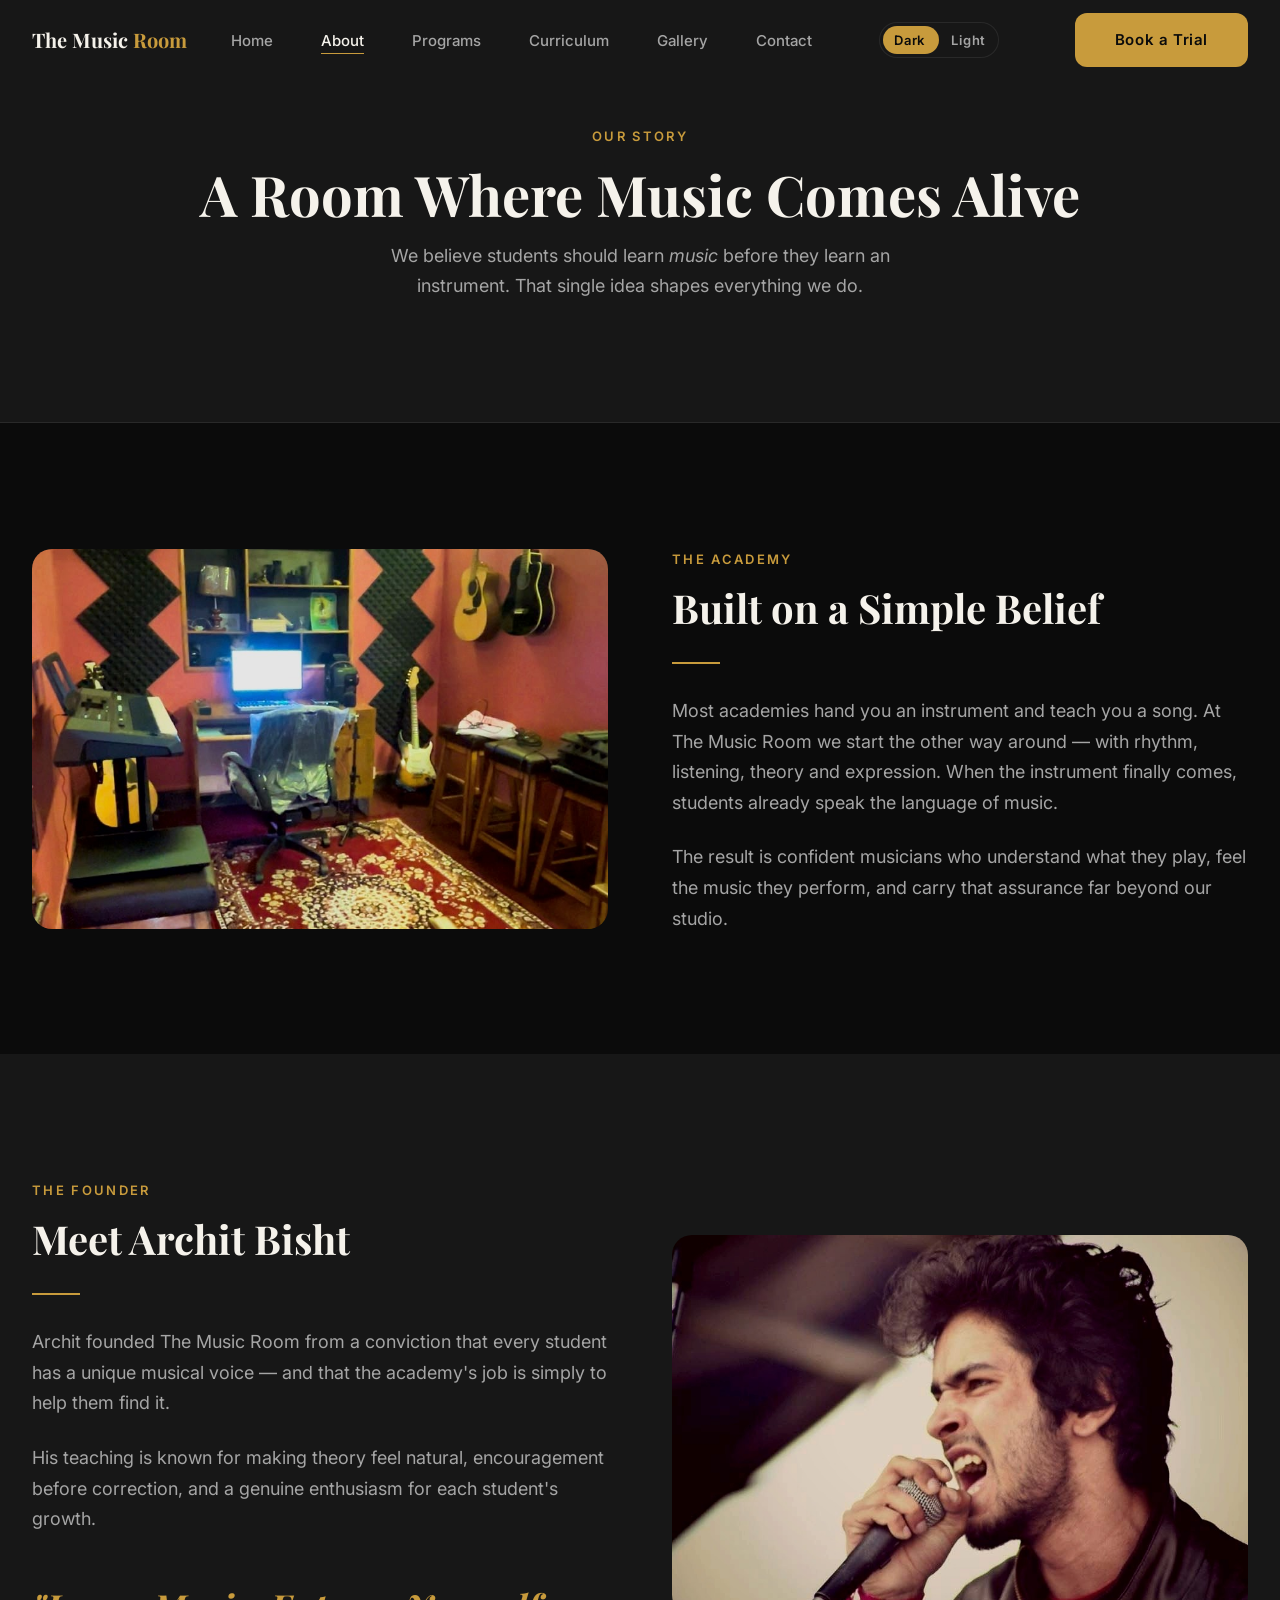
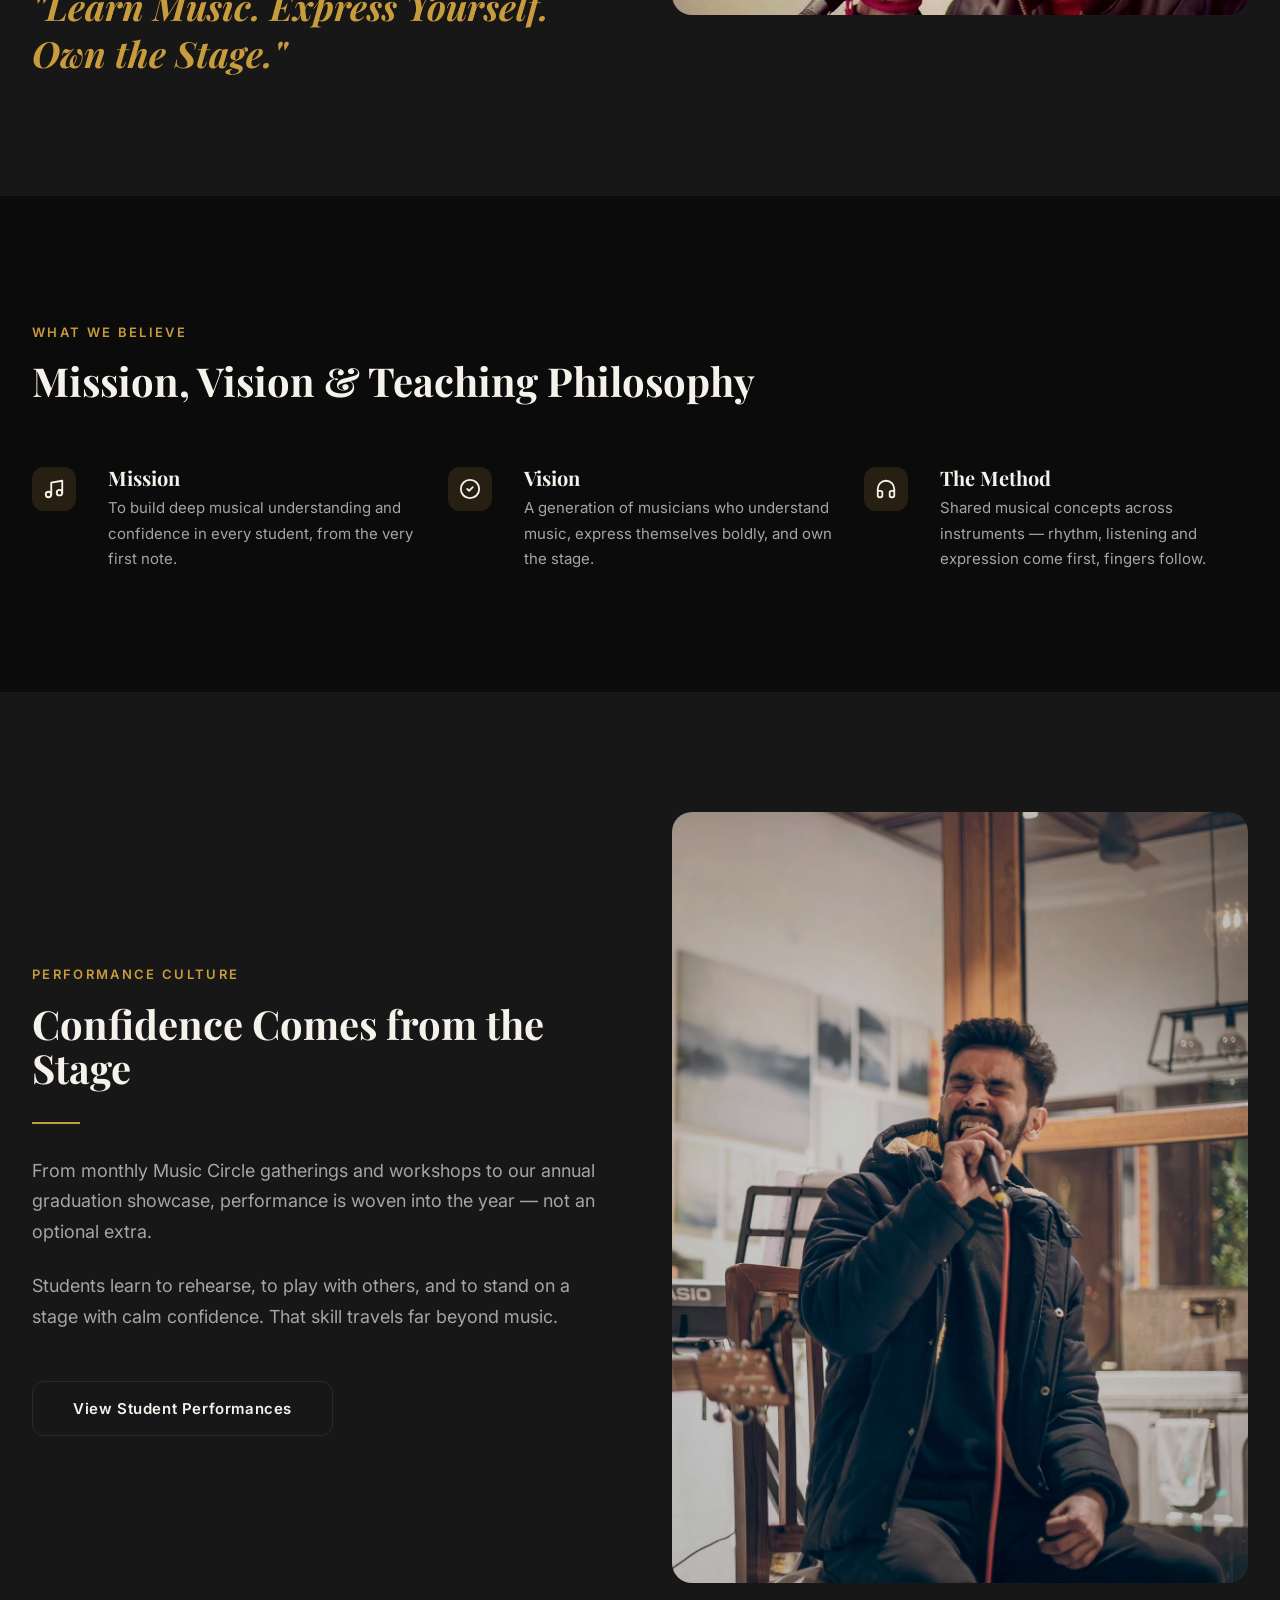
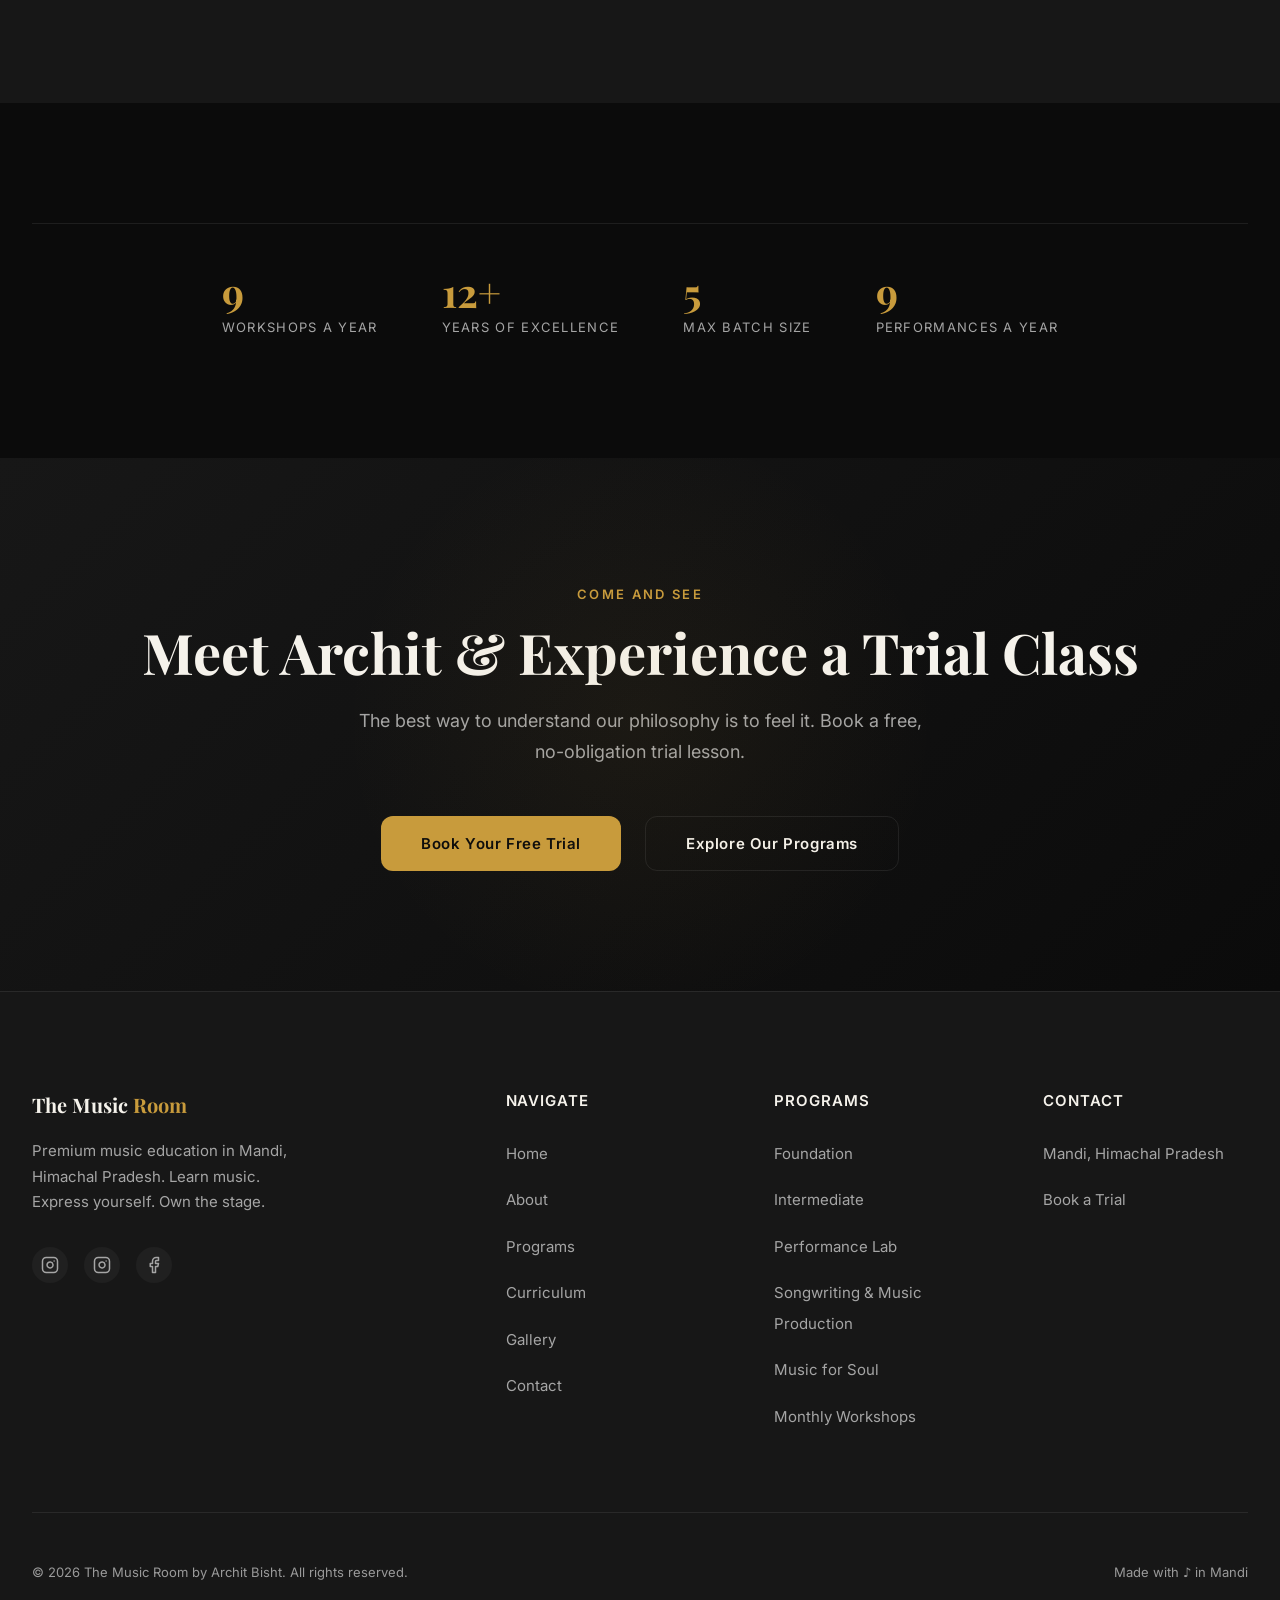
<file: pages/about.html>
<!DOCTYPE html>
<html lang="en">
<head>
  <meta charset="UTF-8" />
  <meta http-equiv="X-UA-Compatible" content="IE=edge" />
  <meta name="viewport" content="width=device-width, initial-scale=1.0" />
  <title>About | The Music Room by Archit</title>
  <meta name="description" content="The story of The Music Room by Archit — music-first teaching philosophy, our founder, mission, teaching method, performance culture and why our students trust us." />
  <meta name="theme-color" content="#0B0B0B" />
  <script>
    (function () {
      var t = 'dark';
      try { t = localStorage.getItem('theme') || 'dark'; } catch (e) {}
      document.documentElement.setAttribute('data-theme', t === 'light' ? 'light' : 'dark');
    })();
  </script>
  <link rel="icon" type="image/svg+xml" href="../assets/favicon.svg" />
  <link rel="preconnect" href="https://fonts.googleapis.com" />
  <link rel="preconnect" href="https://fonts.gstatic.com" crossorigin />
  <!-- Google Fonts: optional enhancement. Non-blocking so the site renders instantly offline (falls back to Georgia / system fonts). -->
  <link rel="stylesheet" href="https://fonts.googleapis.com/css2?family=Playfair+Display:ital,wght@0,400;0,600;0,700;1,400;1,600&family=Inter:wght@300;400;500;600&display=swap" media="print" onload="this.media='all'" />
  <script>
    /* Font fallback: some Edge configs block the print->all onload trick.
       Force-apply the font stylesheet after 2.5s if it is still on print. */
    (function () {
      setTimeout(function () {
        try {
          var links = document.querySelectorAll('link[media="print"]');
          for (var i = 0; i < links.length; i++) links[i].media = 'all';
        } catch (e) {}
      }, 2500);
    })();
  </script>
  <noscript><link rel="stylesheet" href="https://fonts.googleapis.com/css2?family=Playfair+Display:ital,wght@0,400;0,600;0,700;1,400;1,600&family=Inter:wght@300;400;500;600&display=swap" /></noscript>
  <link rel="stylesheet" href="../css/style.css?v=5" />
  <link rel="canonical" href="https://themusicfactory.in/about" />
  <meta property="og:type" content="website" />
  <meta property="og:title" content="About | The Music Room by Archit" />
  <meta property="og:description" content="Music-first teaching philosophy, our founder and why students trust The Music Room." />
  <meta property="og:image" content="https://themusicfactory.in/assets/images/photos/MusicRoom_Curated_Retouched/dark/about_story_studio.jpg" />
  <script type="application/ld+json">
  {
    "@context": "https://schema.org",
    "@type": "LocalBusiness",
    "name": "The Music Room by Archit",
    "slogan": "Learn Music. Express Yourself. Own the Stage.",
    "address": { "@type": "PostalAddress", "addressLocality": "Mandi", "addressRegion": "Himachal Pradesh", "addressCountry": "IN" },
    "email": "hello@themusicfactory.in",
    "telephone": "+91 00000 00000",
    "url": "https://themusicfactory.in/about"
  }
  </script>
</head>
<body>

  <a class="skip-link" href="#main-content">Skip to main content</a>

  <header id="site-header">
    <nav class="navbar" role="navigation" aria-label="Main navigation">
      <div class="navbar__inner">
        <a href="../index.html" class="navbar__logo" aria-label="The Music Room — Home">The Music <span>Room</span></a>
        <ul class="navbar__nav" role="list">
          <li><a href="../index.html" class="navbar__link">Home</a></li>
          <li><a href="about.html" class="navbar__link active" aria-current="page">About</a></li>
          <li><a href="programs.html" class="navbar__link">Programs</a></li>
          <li><a href="curriculum.html" class="navbar__link">Curriculum</a></li>
          <li><a href="gallery.html" class="navbar__link">Gallery</a></li>
          <li><a href="contact.html" class="navbar__link">Contact</a></li>
        </ul>
        <button class="theme-toggle" type="button" role="switch" aria-checked="true" aria-label="Switch to light theme">
          <span class="theme-toggle__knob" aria-hidden="true"></span>
          <span class="theme-toggle__label theme-toggle__label--dark">Dark</span>
          <span class="theme-toggle__label theme-toggle__label--light">Light</span>
        </button>
        <a href="contact.html" class="btn btn--primary navbar__cta">Book a Trial</a>
        <button class="navbar__hamburger" aria-label="Open menu" aria-expanded="false" aria-controls="mobile-drawer">
          <span></span><span></span><span></span>
        </button>
      </div>
    </nav>
    <div class="nav__overlay" aria-hidden="true"></div>
    <nav id="mobile-drawer" class="nav__drawer" aria-label="Mobile navigation">
      <a href="../index.html" class="nav__drawer-link">Home</a>
      <a href="about.html" class="nav__drawer-link">About</a>
      <a href="programs.html" class="nav__drawer-link">Programs</a>
      <a href="curriculum.html" class="nav__drawer-link">Curriculum</a>
      <a href="gallery.html" class="nav__drawer-link">Gallery</a>
      <a href="contact.html" class="nav__drawer-link">Contact</a>
      <a href="contact.html" class="btn btn--primary mt-6">Book a Trial</a>
    </nav>
  </header>

  <main id="main-content">

    <!-- Hero Banner -->
    <section class="page-hero" aria-labelledby="page-hero-title">
      <div class="container">
        <p class="eyebrow">Our Story</p>
        <h1 id="page-hero-title" class="page-hero__title">A Room Where Music Comes Alive</h1>
        <p class="page-hero__subtitle">
          We believe students should learn <em>music</em> before they learn an instrument. That single idea shapes everything we do.
        </p>
      </div>
    </section>

    <!-- Academy Story -->
    <section class="section" aria-labelledby="story-heading">
      <div class="container">
        <div class="split">
          <div class="split__image fade-left">
            <img src="../assets/images/photos/MusicRoom_Curated_Retouched/dark/about_story_studio.jpg" data-light-src="../assets/images/photos/MusicRoom_Curated_Retouched/light/about_story_studio.jpg" data-dark-src="../assets/images/photos/MusicRoom_Curated_Retouched/dark/about_story_studio.jpg" alt="Music studio at The Music Room" class="img-fill about-story-photo" loading="lazy" />
          </div>
          <div class="split__content fade-right">
            <p class="eyebrow">The Academy</p>
            <h2 id="story-heading" class="section-header__title">Built on a Simple Belief</h2>
            <hr class="divider" />
            <p class="section-header__body">
              Most academies hand you an instrument and teach you a song. At The Music Room we start the other way around — with rhythm, listening, theory and expression. When the instrument finally comes, students already speak the language of music.
            </p>
            <p class="section-header__body mt-3">
              The result is confident musicians who understand what they play, feel the music they perform, and carry that assurance far beyond our studio.
            </p>
          </div>
        </div>
      </div>
    </section>

    <!-- Founder -->
    <section class="section section--surface" aria-labelledby="founder-heading">
      <div class="container">
        <div class="split split--reverse">
          <div class="split__image fade-right">
            <img src="../assets/images/photos/MusicRoom_Curated_Retouched/dark/gallery_live_vocal_closeup.jpg" data-light-src="../assets/images/photos/MusicRoom_Curated_Retouched/light/gallery_live_vocal_closeup.jpg" data-dark-src="../assets/images/photos/MusicRoom_Curated_Retouched/dark/gallery_live_vocal_closeup.jpg" alt="Archit Bisht performing live" class="img-fill about-story-photo" loading="lazy" />
          </div>
          <div class="split__content fade-left">
            <p class="eyebrow">The Founder</p>
            <h2 id="founder-heading" class="section-header__title">Meet Archit Bisht</h2>
            <hr class="divider" />
            <p class="section-header__body">
              Archit founded The Music Room from a conviction that every student has a unique musical voice — and that the academy's job is simply to help them find it.
            </p>
            <p class="section-header__body mt-3">
              His teaching is known for making theory feel natural, encouragement before correction, and a genuine enthusiasm for each student's growth.
            </p>
            <blockquote class="motto mt-6">"Learn Music. Express Yourself. Own the Stage."</blockquote>
          </div>
        </div>
      </div>
    </section>

    <!-- Mission / Vision / Philosophy -->
    <section class="section" aria-labelledby="philosophy-heading">
      <div class="container">
        <div class="section-header fade-up">
          <p class="eyebrow">What We Believe</p>
          <h2 id="philosophy-heading" class="section-header__title">Mission, Vision &amp; Teaching Philosophy</h2>
        </div>
        <div class="cards-3 stagger">
          <article class="feature-item fade-up">
            <div class="feature-item__icon" aria-hidden="true">
              <svg width="22" height="22" viewBox="0 0 24 24" fill="none" stroke="currentColor" stroke-width="2" stroke-linecap="round" stroke-linejoin="round"><path d="M9 18V5l12-2v13"/><circle cx="6" cy="18" r="3"/><circle cx="18" cy="16" r="3"/></svg>
            </div>
            <div>
              <h3 class="feature-item__title">Mission</h3>
              <p class="feature-item__desc">To build deep musical understanding and confidence in every student, from the very first note.</p>
            </div>
          </article>
          <article class="feature-item fade-up">
            <div class="feature-item__icon" aria-hidden="true">
              <svg width="22" height="22" viewBox="0 0 24 24" fill="none" stroke="currentColor" stroke-width="2" stroke-linecap="round" stroke-linejoin="round"><circle cx="12" cy="12" r="10"/><path d="m9 12 2 2 4-4"/></svg>
            </div>
            <div>
              <h3 class="feature-item__title">Vision</h3>
              <p class="feature-item__desc">A generation of musicians who understand music, express themselves boldly, and own the stage.</p>
            </div>
          </article>
          <article class="feature-item fade-up">
            <div class="feature-item__icon" aria-hidden="true">
              <svg width="22" height="22" viewBox="0 0 24 24" fill="none" stroke="currentColor" stroke-width="2" stroke-linecap="round" stroke-linejoin="round"><path d="M3 14h3a2 2 0 0 1 2 2v3a2 2 0 0 1-2 2H5a2 2 0 0 1-2-2v-7a9 9 0 0 1 18 0v7a2 2 0 0 1-2 2h-1a2 2 0 0 1-2-2v-3a2 2 0 0 1 2-2h3"/></svg>
            </div>
            <div>
              <h3 class="feature-item__title">The Method</h3>
              <p class="feature-item__desc">Shared musical concepts across instruments — rhythm, listening and expression come first, fingers follow.</p>
            </div>
          </article>
        </div>
      </div>
    </section>

    <!-- Performance Culture -->
    <section class="section section--surface" aria-labelledby="performance-heading">
      <div class="container">
        <div class="split">
          <div class="split__content fade-left">
            <p class="eyebrow">Performance Culture</p>
            <h2 id="performance-heading" class="section-header__title">Confidence Comes from the Stage</h2>
            <hr class="divider" />
            <p class="section-header__body">
              From monthly Music Circle gatherings and workshops to our annual graduation showcase, performance is woven into the year — not an optional extra.
            </p>
            <p class="section-header__body mt-3">
              Students learn to rehearse, to play with others, and to stand on a stage with calm confidence. That skill travels far beyond music.
            </p>
            <a href="gallery.html" class="btn btn--outline mt-6">View Student Performances</a>
          </div>
          <div class="split__image fade-right">
            <img src="../assets/images/photos/MusicRoom_Curated_Retouched/dark/gallery_performance_singer_indoor.jpg" data-light-src="../assets/images/photos/MusicRoom_Curated_Retouched/light/gallery_performance_singer_indoor.jpg" data-dark-src="../assets/images/photos/MusicRoom_Curated_Retouched/dark/gallery_performance_singer_indoor.jpg" alt="Singer performing indoors" class="img-fill" loading="lazy" />
          </div>
        </div>
      </div>
    </section>

    <!-- Statistics -->
    <section class="section" aria-labelledby="stats-heading">
      <div class="container">
        <h2 id="stats-heading" class="visually-hidden">Academy statistics</h2>
        <div class="hero__stats justify-center">
          <div>
            <div class="hero__stat-number" data-count="12">0</div>
            <div class="hero__stat-label">Workshops a Year</div>
          </div>
          <div>
            <div class="hero__stat-number" data-count="15" data-suffix="+">0+</div>
            <div class="hero__stat-label">Years of Excellence</div>
          </div>
          <div>
            <div class="hero__stat-number" data-count="6">0</div>
            <div class="hero__stat-label">Max Batch Size</div>
          </div>
          <div>
            <div class="hero__stat-number" data-count="12">0+</div>
            <div class="hero__stat-label">Performances a Year</div>
          </div>
        </div>
      </div>
    </section>

    <!-- CTA -->
    <section class="cta-section" aria-labelledby="cta-heading">
      <div class="container">
        <p class="eyebrow fade-up">Come and See</p>
        <h2 id="cta-heading" class="cta-section__title fade-up">Meet Archit &amp; Experience a Trial Class</h2>
        <p class="cta-section__body fade-up">
          The best way to understand our philosophy is to feel it. Book a free, no-obligation trial lesson.
        </p>
        <div class="cta-section__actions fade-up">
          <a href="contact.html" class="btn btn--primary">Book Your Free Trial</a>
          <a href="programs.html" class="btn btn--outline">Explore Our Programs</a>
        </div>
      </div>
    </section>

  </main>

  <footer id="site-footer" class="footer">
    <div class="container">
      <div class="footer__grid">
        <div>
          <div class="footer__brand-name">The Music <span>Room</span></div>
          <p class="footer__tagline">Premium music education in Mandi, Himachal Pradesh. Learn music. Express yourself. Own the stage.</p>
          <div class="footer__social" aria-label="Social media links">
            <a href="https://instagram.com/__themusicroom__?obrf=MXVkd2ZxNjJyb3hxNw%3D%3D" class="footer__social-link" aria-label="Instagram (@_themusicroom_)" target="_blank" rel="noopener noreferrer">
              <svg width="18" height="18" viewBox="0 0 24 24" fill="none" stroke="currentColor" stroke-width="2" stroke-linecap="round" stroke-linejoin="round"><rect width="20" height="20" x="2" y="2" rx="5" ry="5"/><path d="M16 11.37A4 4 0 1 1 12.63 8 4 4 0 0 1 16 11.37z"/><line x1="17.5" x2="17.51" y1="6.5" y2="6.5"/></svg>
            </a>
            <a href="https://instagram.com/yagyaverse" class="footer__social-link" aria-label="Instagram (@yagyaverse)" target="_blank" rel="noopener noreferrer">
              <svg width="18" height="18" viewBox="0 0 24 24" fill="none" stroke="currentColor" stroke-width="2" stroke-linecap="round" stroke-linejoin="round"><rect width="20" height="20" x="2" y="2" rx="5" ry="5"/><path d="M16 11.37A4 4 0 1 1 12.63 8 4 4 0 0 1 16 11.37z"/><line x1="17.5" x2="17.51" y1="6.5" y2="6.5"/></svg>
            </a>
            <a href="https://www.facebook.com/share/19i3r42GsA/?mibextid=wwXIfr" class="footer__social-link" aria-label="Facebook (Yagya Verse)" target="_blank" rel="noopener noreferrer">
              <svg width="18" height="18" viewBox="0 0 24 24" fill="none" stroke="currentColor" stroke-width="2" stroke-linecap="round" stroke-linejoin="round"><path d="M18 2h-3a5 5 0 0 0-5 5v3H7v4h3v8h4v-8h3l1-4h-4V7a1 1 0 0 1 1-1h3z"/></svg>
            </a>
          </div>
        </div>
        <div>
          <div class="footer__col-title">Navigate</div>
          <ul class="footer__links" role="list">
            <li><a href="../index.html" class="footer__link">Home</a></li>
            <li><a href="about.html" class="footer__link">About</a></li>
            <li><a href="programs.html" class="footer__link">Programs</a></li>
            <li><a href="curriculum.html" class="footer__link">Curriculum</a></li>
            <li><a href="gallery.html" class="footer__link">Gallery</a></li>
            <li><a href="contact.html" class="footer__link">Contact</a></li>
          </ul>
        </div>
        <div>
          <div class="footer__col-title">Programs</div>
          <ul class="footer__links" role="list">
            <li><a href="programs.html#foundation" class="footer__link">Foundation</a></li>
            <li><a href="programs.html#intermediate" class="footer__link">Intermediate</a></li>
            <li><a href="programs.html#performance" class="footer__link">Performance Lab</a></li>
            <li><a href="programs.html#songwriting" class="footer__link">Songwriting &amp; Music Production</a></li>
            <li><a href="programs.html#musicsoul" class="footer__link">Music for Soul</a></li>
            <li><a href="programs.html#workshops" class="footer__link">Monthly Workshops</a></li>
          </ul>
        </div>
        <div>
          <div class="footer__col-title">Contact</div>
          <ul class="footer__links" role="list">
            <li><span class="footer__link">Mandi, Himachal Pradesh</span></li>
            <li><a href="contact.html" class="footer__link">Book a Trial</a></li>
          </ul>
        </div>
      </div>
      <div class="footer__bottom">
        <span>© 2026 The Music Room by Archit Bisht. All rights reserved.</span>
        <span>Made with ♪ in Mandi</span>
      </div>
    </div>
  </footer>

  <button class="back-to-top" aria-label="Back to top">↑</button>

  <!-- Classic script (NOT type="module") so the site works via file:// double-click with zero installs. See ../js/site.js. -->
  <script src="../js/site.js?v=3" defer></script>

</body>
</html>
</file>
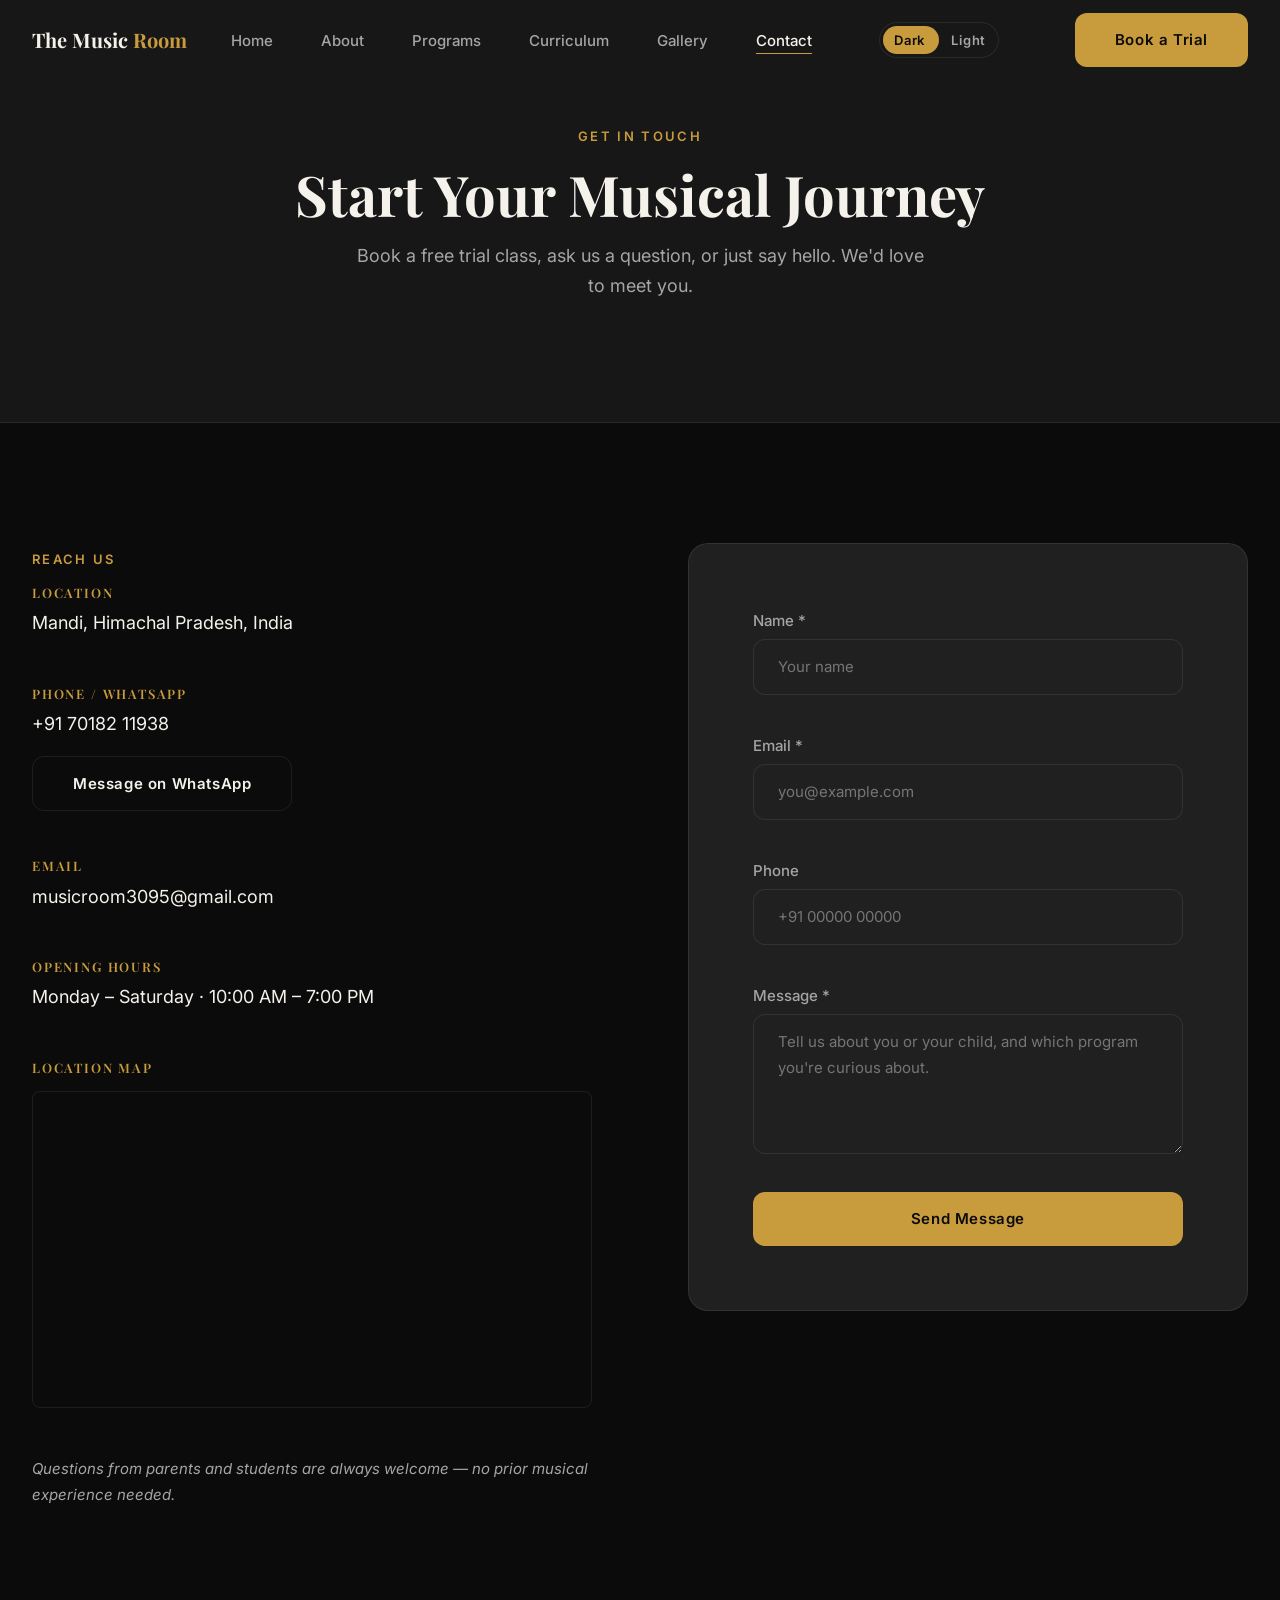
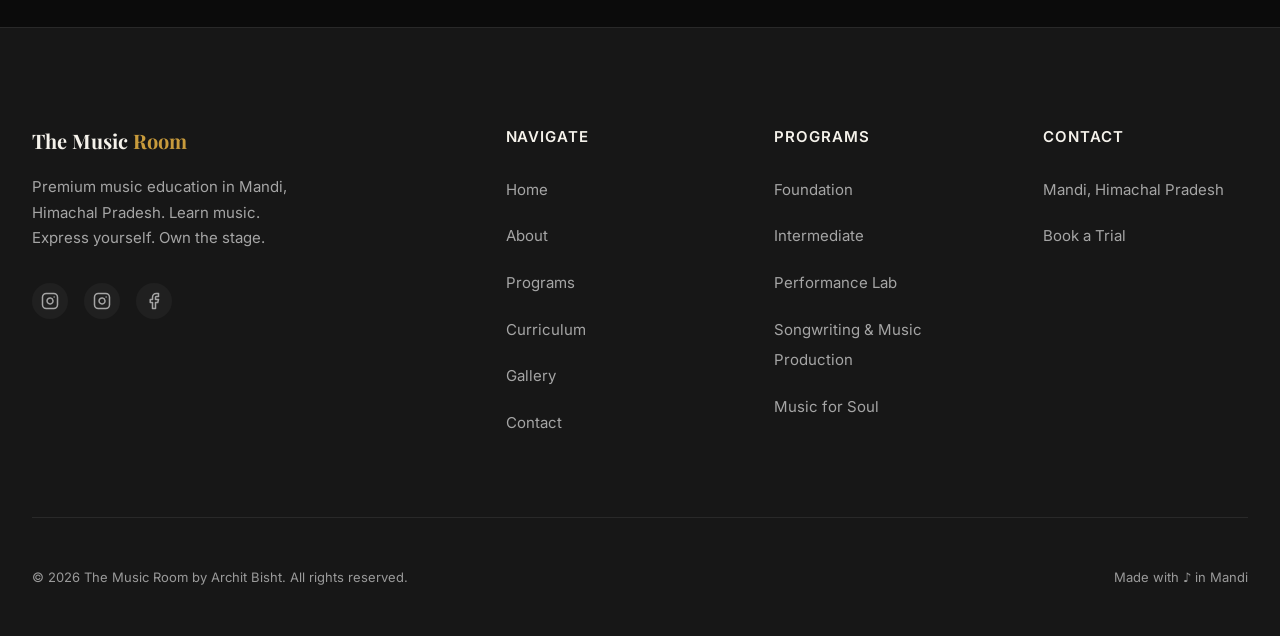
<file: pages/contact.html>
<!DOCTYPE html>
<html lang="en">
<head>
  <meta charset="UTF-8" />
  <meta http-equiv="X-UA-Compatible" content="IE=edge" />
  <meta name="viewport" content="width=device-width, initial-scale=1.0" />
  <title>Contact | The Music Room by Archit</title>
  <meta name="description" content="Get in touch with The Music Room in Mandi, Himachal Pradesh. Book a free trial class, ask a question, or reach us by phone, WhatsApp, email or visit our location." />
  <meta name="theme-color" content="#0B0B0B" />
  <script>
    (function () {
      var t = 'dark';
      try { t = localStorage.getItem('theme') || 'dark'; } catch (e) {}
      document.documentElement.setAttribute('data-theme', t === 'light' ? 'light' : 'dark');
    })();
  </script>
  <link rel="icon" type="image/svg+xml" href="../assets/favicon.svg" />
  <link rel="preconnect" href="https://fonts.googleapis.com" />
  <link rel="preconnect" href="https://fonts.gstatic.com" crossorigin />
  <!-- Google Fonts: optional enhancement. Non-blocking so the site renders instantly offline (falls back to Georgia / system fonts). -->
  <link rel="stylesheet" href="https://fonts.googleapis.com/css2?family=Playfair+Display:ital,wght@0,400;0,600;0,700;1,400;1,600&family=Inter:wght@300;400;500;600&display=swap" media="print" onload="this.media='all'" />
  <script>
    /* Font fallback: some Edge configs block the print->all onload trick.
       Force-apply the font stylesheet after 2.5s if it is still on print. */
    (function () {
      setTimeout(function () {
        try {
          var links = document.querySelectorAll('link[media="print"]');
          for (var i = 0; i < links.length; i++) links[i].media = 'all';
        } catch (e) {}
      }, 2500);
    })();
  </script>
  <noscript><link rel="stylesheet" href="https://fonts.googleapis.com/css2?family=Playfair+Display:ital,wght@0,400;0,600;0,700;1,400;1,600&family=Inter:wght@300;400;500;600&display=swap" /></noscript>
  <link rel="stylesheet" href="../css/style.css?v=5" />
  <link rel="canonical" href="https://themusicfactory.in/contact" />
  <meta property="og:type" content="website" />
  <meta property="og:title" content="Contact | The Music Room by Archit" />
  <meta property="og:description" content="Book a free trial class or get in touch with The Music Room in Mandi, Himachal Pradesh." />
  <script type="application/ld+json">
  {
    "@context": "https://schema.org",
    "@type": "LocalBusiness",
    "name": "The Music Room by Archit",
    "slogan": "Learn Music. Express Yourself. Own the Stage.",
    "address": { "@type": "PostalAddress", "addressLocality": "Mandi", "addressRegion": "Himachal Pradesh", "addressCountry": "IN" },
    "email": "hello@themusicfactory.in",
    "telephone": "+91 00000 00000",
    "openingHours": "Mo-Sa 10:00-19:00",
    "url": "https://themusicfactory.in/contact"
  }
  </script>
</head>
<body>

  <a class="skip-link" href="#main-content">Skip to main content</a>

  <header id="site-header">
    <nav class="navbar" role="navigation" aria-label="Main navigation">
      <div class="navbar__inner">
        <a href="../index.html" class="navbar__logo" aria-label="The Music Room — Home">The Music <span>Room</span></a>
        <ul class="navbar__nav" role="list">
          <li><a href="../index.html" class="navbar__link">Home</a></li>
          <li><a href="about.html" class="navbar__link">About</a></li>
          <li><a href="programs.html" class="navbar__link">Programs</a></li>
          <li><a href="curriculum.html" class="navbar__link">Curriculum</a></li>
          <li><a href="gallery.html" class="navbar__link">Gallery</a></li>
          <li><a href="contact.html" class="navbar__link active" aria-current="page">Contact</a></li>
        </ul>
        <button class="theme-toggle" type="button" role="switch" aria-checked="true" aria-label="Switch to light theme">
          <span class="theme-toggle__knob" aria-hidden="true"></span>
          <span class="theme-toggle__label theme-toggle__label--dark">Dark</span>
          <span class="theme-toggle__label theme-toggle__label--light">Light</span>
        </button>
        <a href="contact.html" class="btn btn--primary navbar__cta">Book a Trial</a>
        <button class="navbar__hamburger" aria-label="Open menu" aria-expanded="false" aria-controls="mobile-drawer">
          <span></span><span></span><span></span>
        </button>
      </div>
    </nav>
    <div class="nav__overlay" aria-hidden="true"></div>
    <nav id="mobile-drawer" class="nav__drawer" aria-label="Mobile navigation">
      <a href="../index.html" class="nav__drawer-link">Home</a>
      <a href="about.html" class="nav__drawer-link">About</a>
      <a href="programs.html" class="nav__drawer-link">Programs</a>
      <a href="curriculum.html" class="nav__drawer-link">Curriculum</a>
      <a href="gallery.html" class="nav__drawer-link">Gallery</a>
      <a href="contact.html" class="nav__drawer-link">Contact</a>
      <a href="contact.html" class="btn btn--primary mt-6">Book a Trial</a>
    </nav>
  </header>

  <main id="main-content">

    <!-- Hero Banner -->
    <section class="page-hero" aria-labelledby="page-hero-title">
      <div class="container">
        <p class="eyebrow">Get in Touch</p>
        <h1 id="page-hero-title" class="page-hero__title">Start Your Musical Journey</h1>
        <p class="page-hero__subtitle">
          Book a free trial class, ask us a question, or just say hello. We'd love to meet you.
        </p>
      </div>
    </section>

    <!-- Contact -->
    <section class="section" aria-labelledby="contact-heading">
      <div class="container">
        <h2 id="contact-heading" class="visually-hidden">Contact details and form</h2>
        <div class="contact-grid">

          <div class="contact-info fade-left">
            <p class="eyebrow">Reach Us</p>

            <div class="contact-block">
              <h3 class="contact-block__title">Location</h3>
              <p class="contact-block__text">Mandi, Himachal Pradesh, India</p>
            </div>

            <div class="contact-block">
              <h3 class="contact-block__title">Phone / WhatsApp</h3>
              <p class="contact-block__text">+91 70182 11938 </p>
              <a href="https://wa.me/917018211938" class="btn btn--outline mt-2" target="_blank" rel="noopener">
                Message on WhatsApp
              </a>
            </div>

            <div class="contact-block">
              <h3 class="contact-block__title">Email</h3>
              <p class="contact-block__text">musicroom3095@gmail.com</p>
            </div>

            <div class="contact-block">
              <h3 class="contact-block__title">Opening Hours</h3>
              <p class="contact-block__text">Monday – Saturday · 10:00 AM – 7:00 PM</p>
            </div>

            <div class="contact-block">
              <h3 class="contact-block__title">Location Map</h3>
              <div class="contact-map" aria-label="Map showing Mandi, Himachal Pradesh" style="position:relative;padding-bottom:56.25%;height:0;overflow:hidden;border-radius:8px;">
                <iframe src="https://www.google.com/maps/embed?pb=!1m17!1m12!1m3!1d3394.197520768166!2d76.932907!3d31.710498999999995!2m3!1f0!2f0!3f0!3m2!1i1024!2i768!4f13.1!3m2!1m1!2zMzHCsDQyJzM3LjgiTiA3NsKwNTUnNTguNSJF!5e0!3m2!1sen!2sin!4v1789298144790!5m2!1sen!2sin" style="position:absolute;top:0;left:0;width:100%;height:100%;border:0;" allowfullscreen="" loading="lazy" referrerpolicy="strict-origin-when-cross-origin" title="The Music Room location in Mandi, Himachal Pradesh"></iframe>
              </div>
            </div>

            <p class="contact-note">
              Questions from parents and students are always welcome — no prior musical experience needed.
            </p>
          </div>

          <div class="contact-form-wrap fade-right">
            <form class="contact-form" name="contact" method="POST" data-netlify="true" netlify-honeypot="bot-field" novalidate>
              <input type="hidden" name="form-name" value="contact" />
              <p class="visually-hidden">
                <label>Don't fill this out: <input name="bot-field" /></label>
              </p>
              <div class="form-group">
                <label class="form-label" for="name">Name <span aria-hidden="true">*</span></label>
                <input class="form-input" type="text" id="name" name="name" required autocomplete="name" placeholder="Your name" />
                <p class="form-error" role="alert"></p>
              </div>

              <div class="form-group">
                <label class="form-label" for="email">Email <span aria-hidden="true">*</span></label>
                <input class="form-input" type="email" id="email" name="email" required autocomplete="email" placeholder="you@example.com" />
                <p class="form-error" role="alert"></p>
              </div>

              <div class="form-group">
                <label class="form-label" for="phone">Phone</label>
                <input class="form-input" type="tel" id="phone" name="phone" autocomplete="tel" placeholder="+91 00000 00000" />
                <p class="form-error" role="alert"></p>
              </div>

              <div class="form-group">
                <label class="form-label" for="message">Message <span aria-hidden="true">*</span></label>
                <textarea class="form-textarea" id="message" name="message" required placeholder="Tell us about you or your child, and which program you're curious about."></textarea>
                <p class="form-error" role="alert"></p>
              </div>

              <button type="submit" class="btn btn--primary btn--block">Send Message</button>
              <p class="form-status visually-hidden" role="status"></p>
            </form>
          </div>

        </div>
      </div>
    </section>

  </main>

  <footer id="site-footer" class="footer">
    <div class="container">
      <div class="footer__grid">
        <div>
          <div class="footer__brand-name">The Music <span>Room</span></div>
          <p class="footer__tagline">Premium music education in Mandi, Himachal Pradesh. Learn music. Express yourself. Own the stage.</p>
          <div class="footer__social" aria-label="Social media links">
            <a href="https://instagram.com/__themusicroom__?obrf=MXVkd2ZxNjJyb3hxNw%3D%3D" class="footer__social-link" aria-label="Instagram (@_themusicroom_)" target="_blank" rel="noopener noreferrer">
              <svg width="18" height="18" viewBox="0 0 24 24" fill="none" stroke="currentColor" stroke-width="2" stroke-linecap="round" stroke-linejoin="round"><rect width="20" height="20" x="2" y="2" rx="5" ry="5"/><path d="M16 11.37A4 4 0 1 1 12.63 8 4 4 0 0 1 16 11.37z"/><line x1="17.5" x2="17.51" y1="6.5" y2="6.5"/></svg>
            </a>
            <a href="https://instagram.com/yagyaverse" class="footer__social-link" aria-label="Instagram (@yagyaverse)" target="_blank" rel="noopener noreferrer">
              <svg width="18" height="18" viewBox="0 0 24 24" fill="none" stroke="currentColor" stroke-width="2" stroke-linecap="round" stroke-linejoin="round"><rect width="20" height="20" x="2" y="2" rx="5" ry="5"/><path d="M16 11.37A4 4 0 1 1 12.63 8 4 4 0 0 1 16 11.37z"/><line x1="17.5" x2="17.51" y1="6.5" y2="6.5"/></svg>
            </a>
            <a href="https://www.facebook.com/share/19i3r42GsA/?mibextid=wwXIfr" class="footer__social-link" aria-label="Facebook (Yagya Verse)" target="_blank" rel="noopener noreferrer">
              <svg width="18" height="18" viewBox="0 0 24 24" fill="none" stroke="currentColor" stroke-width="2" stroke-linecap="round" stroke-linejoin="round"><path d="M18 2h-3a5 5 0 0 0-5 5v3H7v4h3v8h4v-8h3l1-4h-4V7a1 1 0 0 1 1-1h3z"/></svg>
            </a>
          </div>
        </div>
        <div>
          <div class="footer__col-title">Navigate</div>
          <ul class="footer__links" role="list">
            <li><a href="../index.html" class="footer__link">Home</a></li>
            <li><a href="about.html" class="footer__link">About</a></li>
            <li><a href="programs.html" class="footer__link">Programs</a></li>
            <li><a href="curriculum.html" class="footer__link">Curriculum</a></li>
            <li><a href="gallery.html" class="footer__link">Gallery</a></li>
            <li><a href="contact.html" class="footer__link">Contact</a></li>
          </ul>
        </div>
        <div>
          <div class="footer__col-title">Programs</div>
          <ul class="footer__links" role="list">
            <li><a href="programs.html#foundation" class="footer__link">Foundation</a></li>
            <li><a href="programs.html#intermediate" class="footer__link">Intermediate</a></li>
            <li><a href="programs.html#performance" class="footer__link">Performance Lab</a></li>
            <li><a href="programs.html#songwriting" class="footer__link">Songwriting &amp; Music Production</a></li>
            <li><a href="programs.html#musicsoul" class="footer__link">Music for Soul</a></li>
          </ul>
        </div>
        <div>
          <div class="footer__col-title">Contact</div>
          <ul class="footer__links" role="list">
            <li><span class="footer__link">Mandi, Himachal Pradesh</span></li>
            <li><a href="contact.html" class="footer__link">Book a Trial</a></li>
          </ul>
        </div>
      </div>
      <div class="footer__bottom">
        <span>© 2026 The Music Room by Archit Bisht. All rights reserved.</span>
        <span>Made with ♪ in Mandi</span>
      </div>
    </div>
  </footer>

  <button class="back-to-top" aria-label="Back to top">↑</button>

  <!-- Classic script (NOT type="module") so the site works via file:// double-click with zero installs. See ../js/site.js. -->
  <script src="../js/site.js?v=3" defer></script>

</body>
</html>
</file>
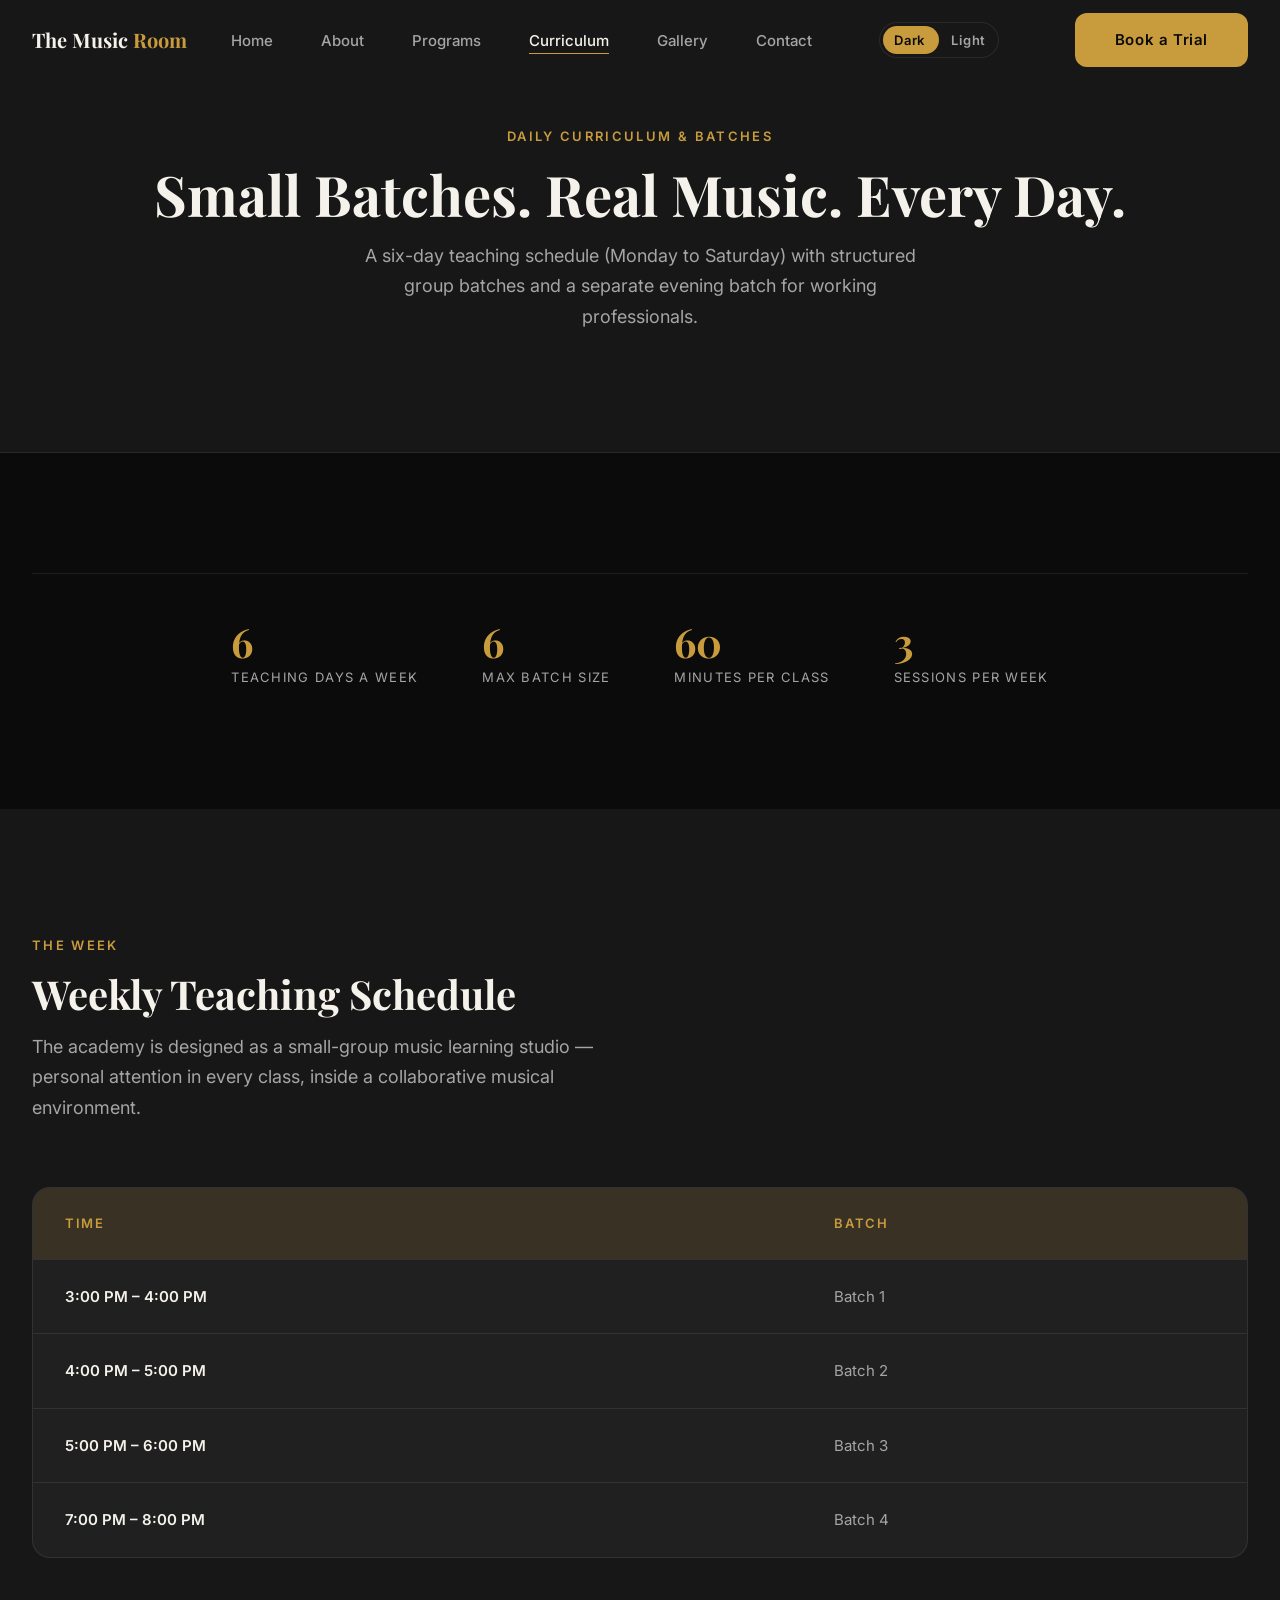
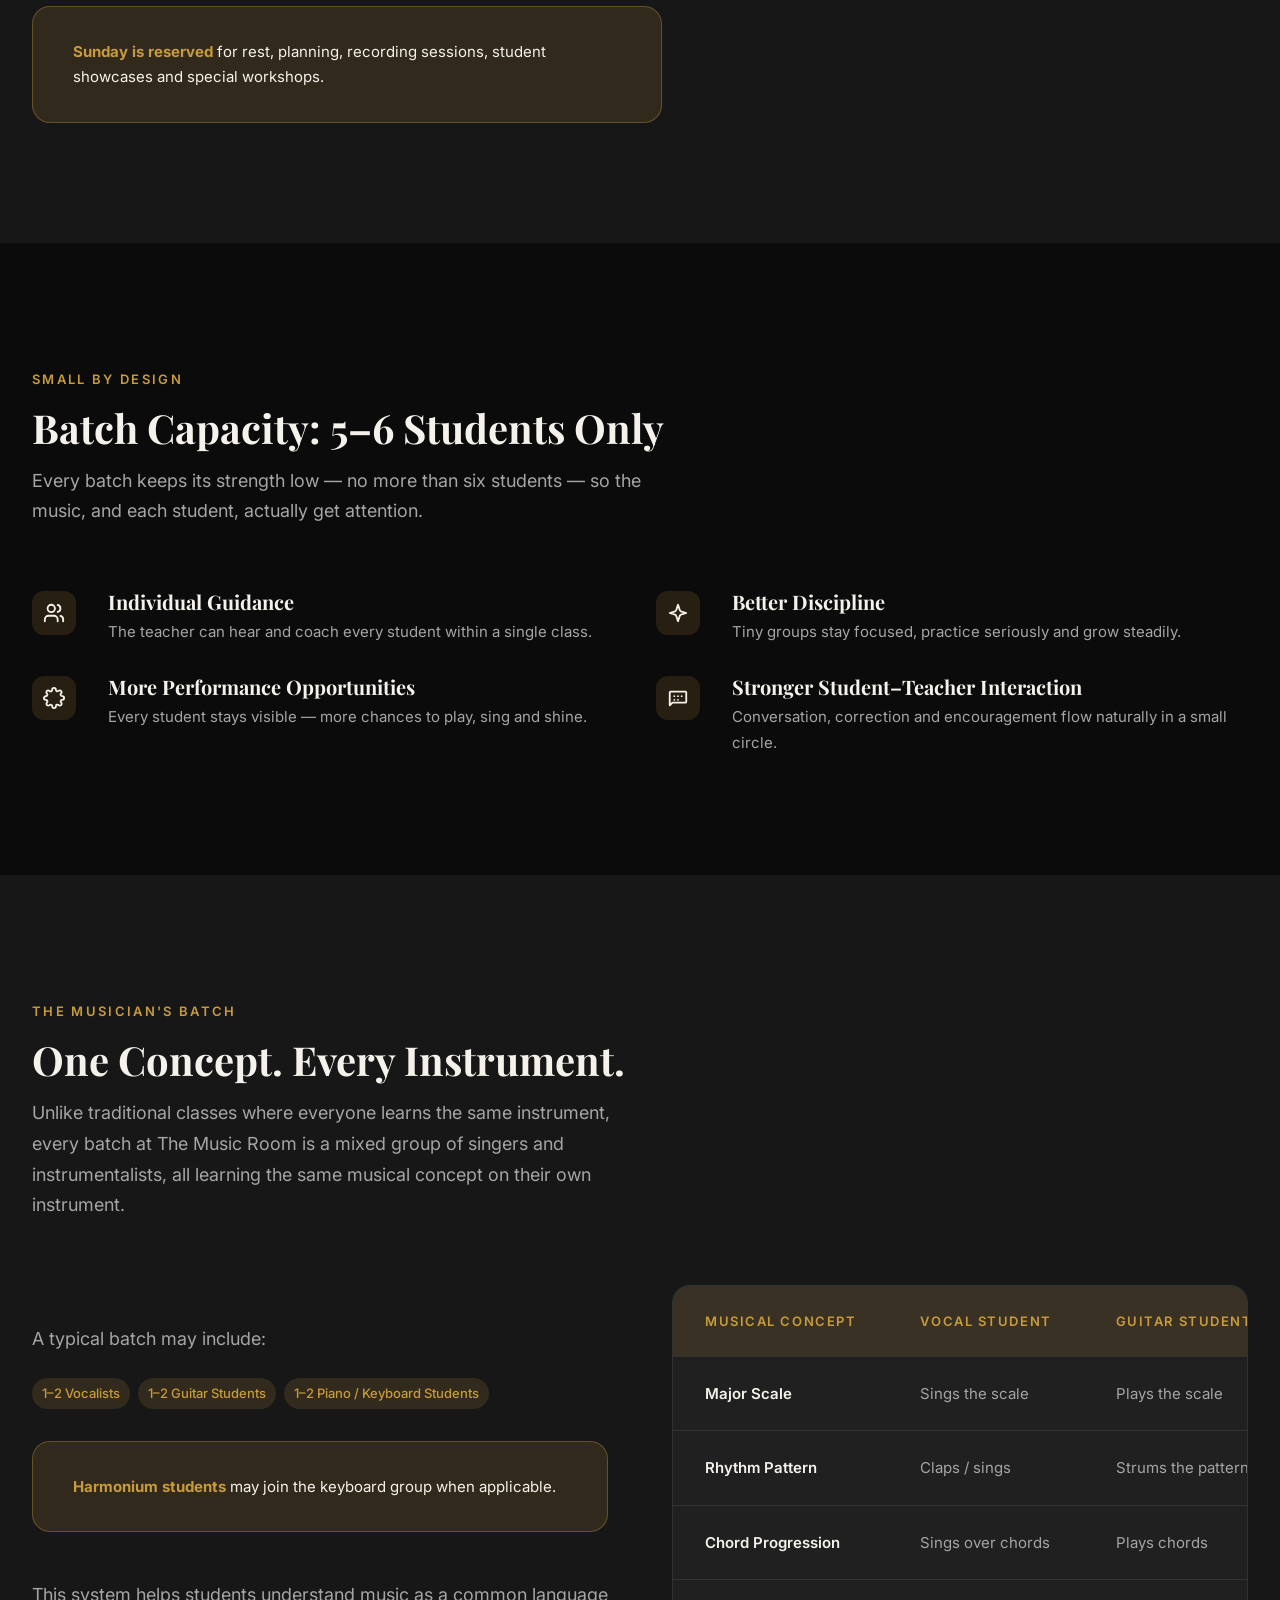
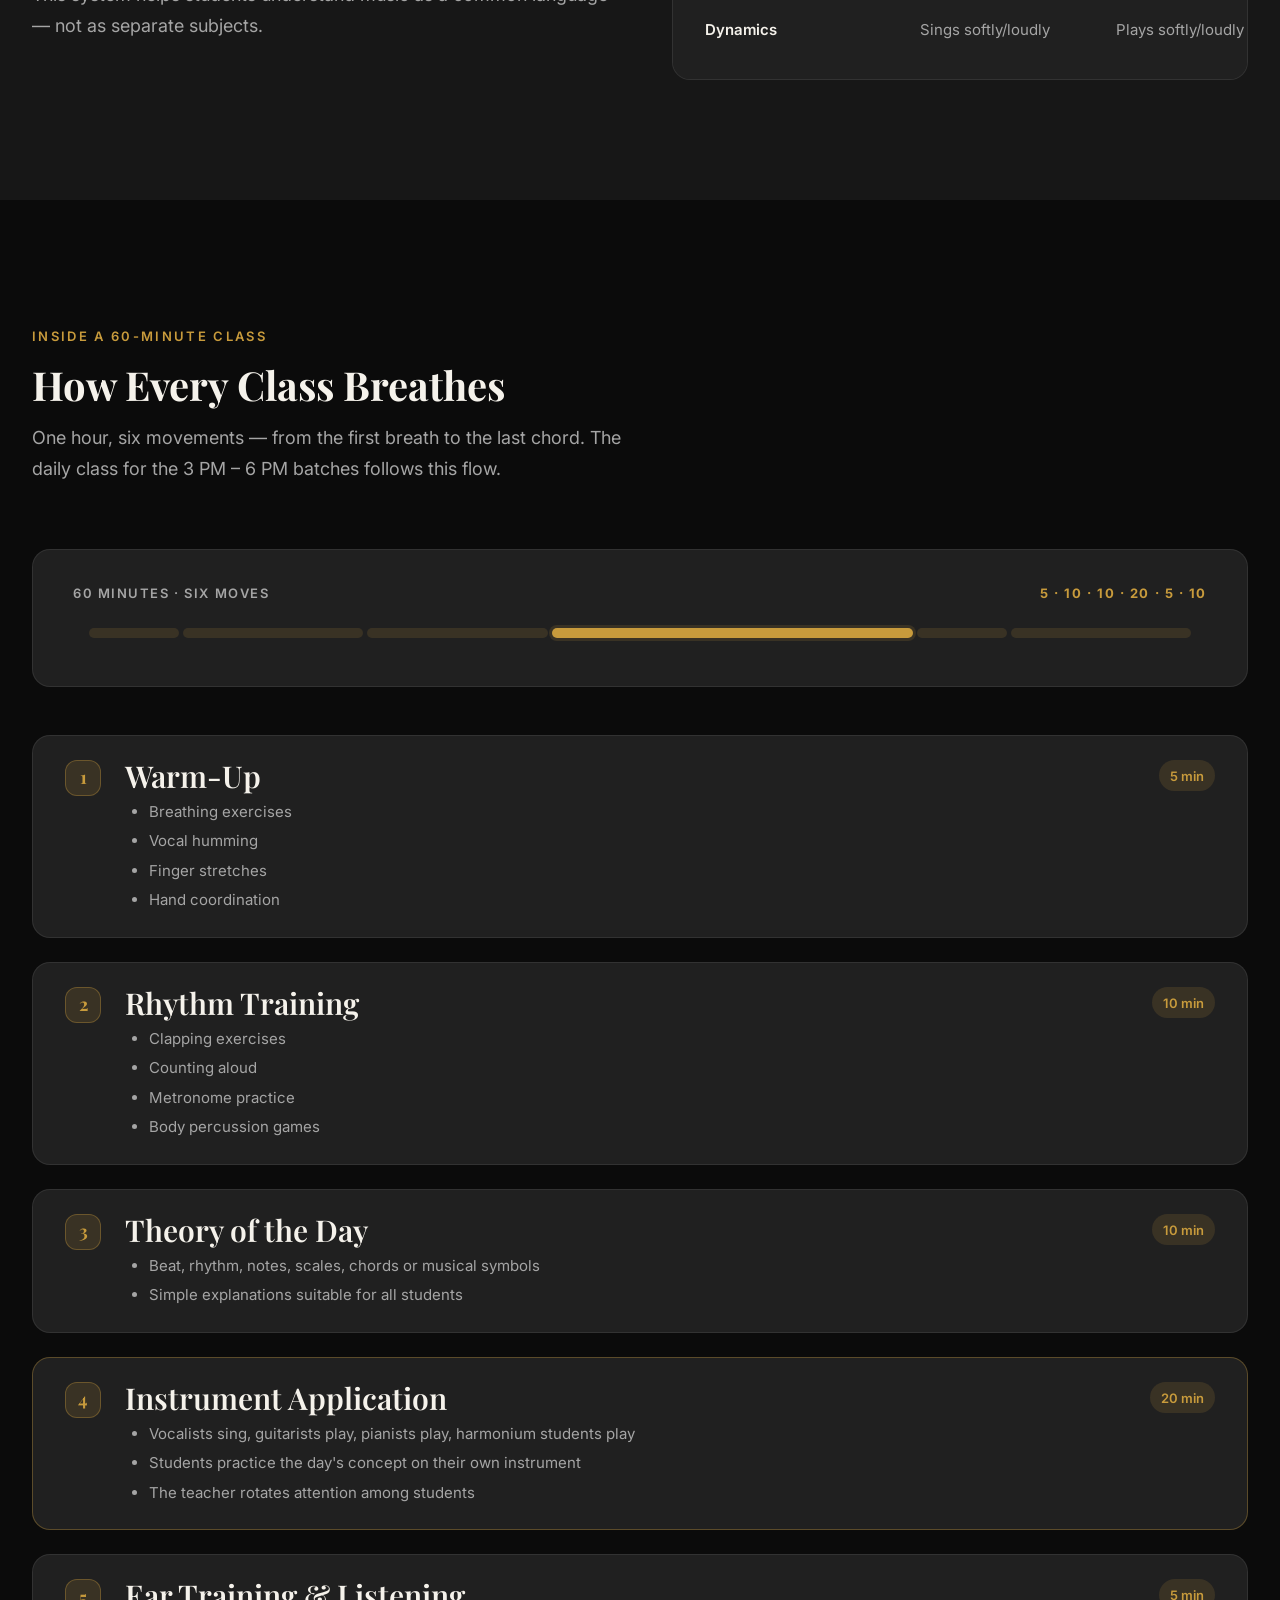
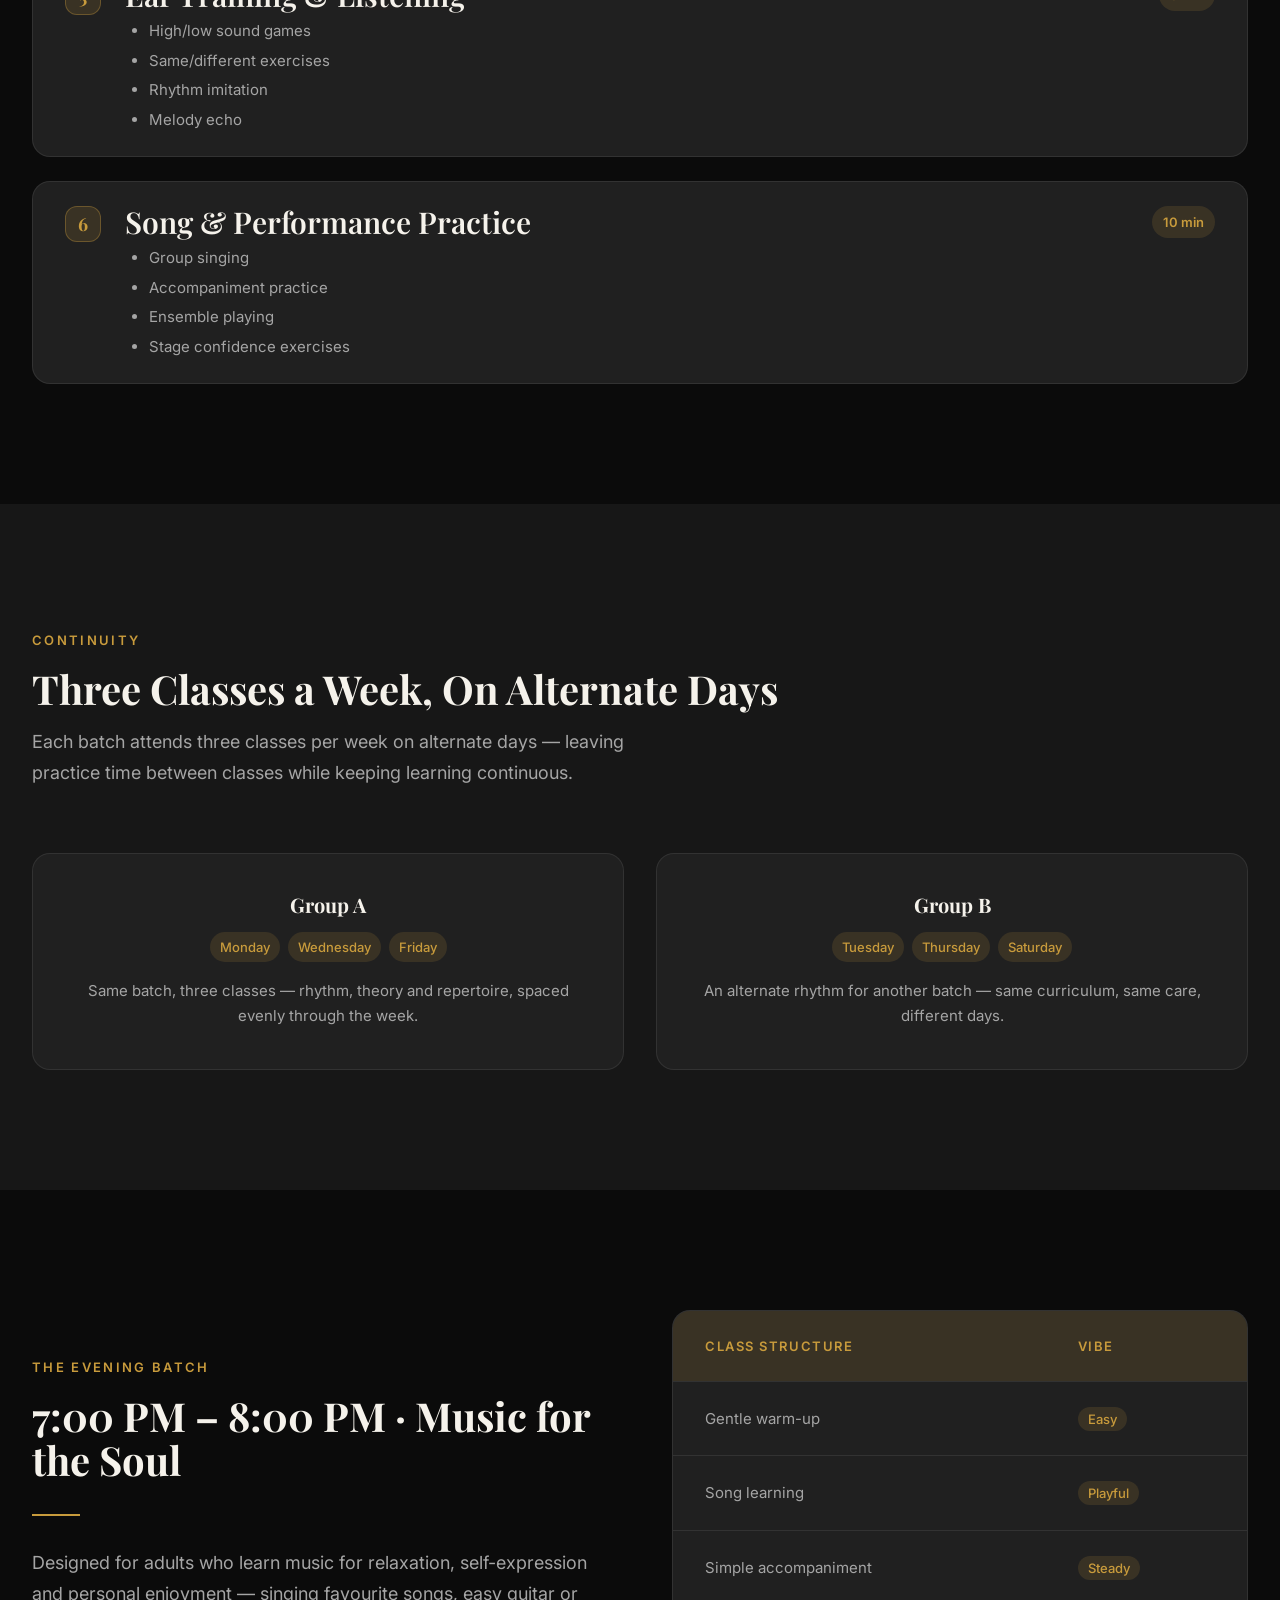
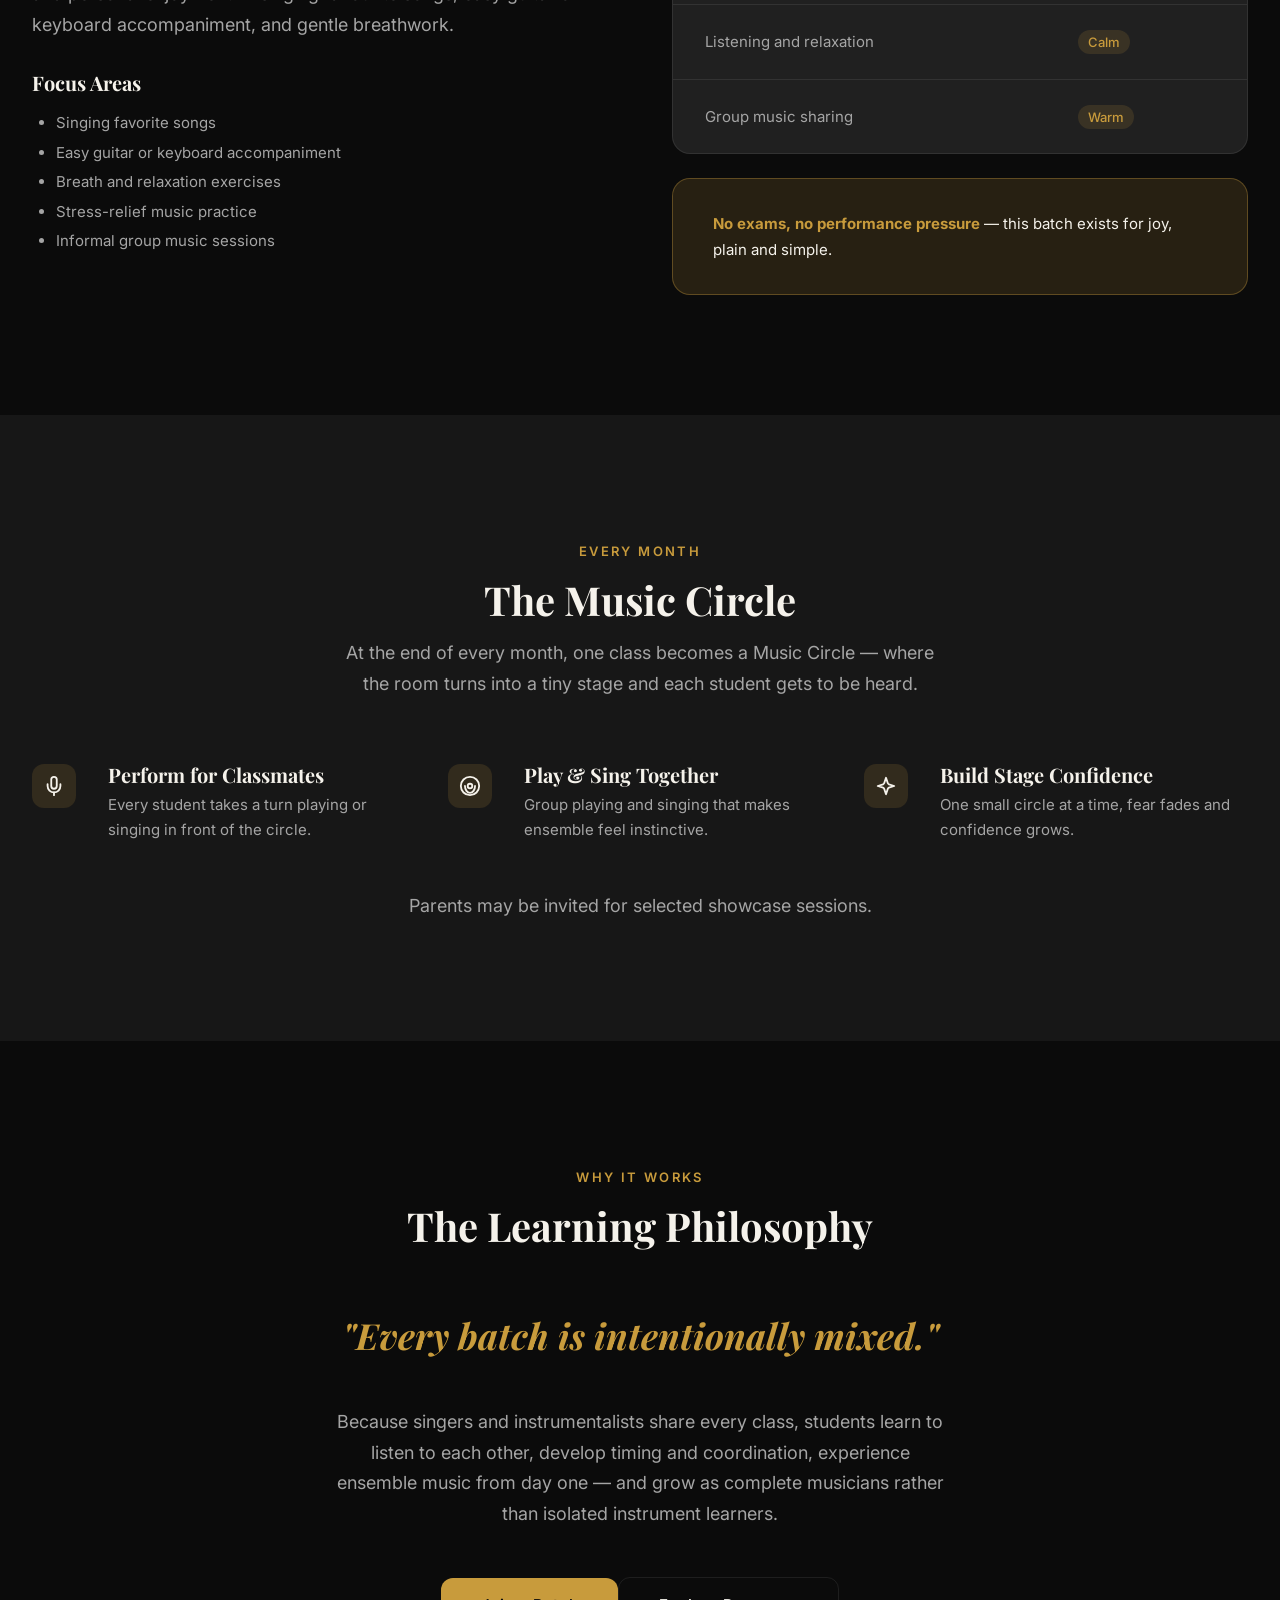
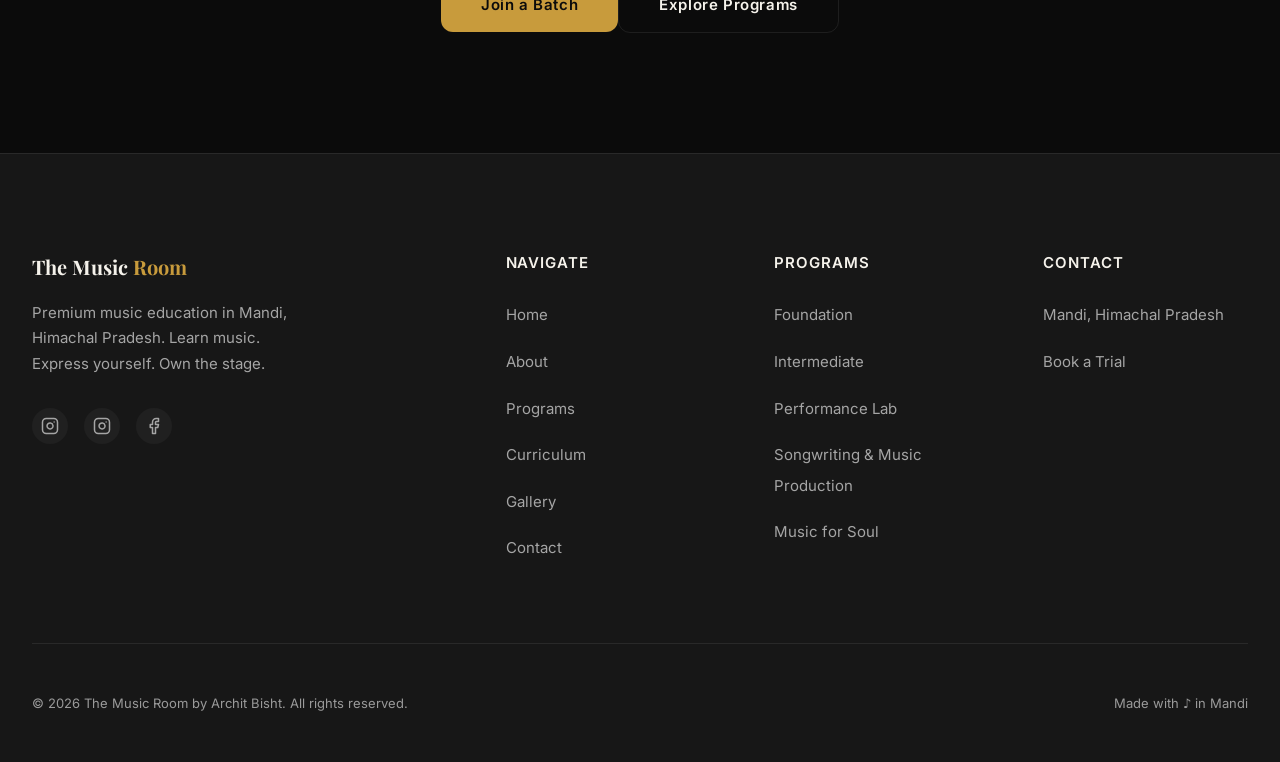
<file: pages/curriculum.html>
<!DOCTYPE html>
<html lang="en">
<head>
  <meta charset="UTF-8" />
  <meta http-equiv="X-UA-Compatible" content="IE=edge" />
  <meta name="viewport" content="width=device-width, initial-scale=1.0" />
  <title>Curriculum | The Music Room by Archit</title>
  <meta name="description" content="The daily curriculum & batch structure at The Music Room — six teaching days, small batches of 5–6 students, a mixed-instrument Musician's Batch model and the 60-minute daily class flow." />
  <meta name="theme-color" content="#0B0B0B" />
  <script>
    (function () {
      var t = 'dark';
      try { t = localStorage.getItem('theme') || 'dark'; } catch (e) {}
      document.documentElement.setAttribute('data-theme', t === 'light' ? 'light' : 'dark');
    })();
  </script>
  <link rel="icon" type="image/svg+xml" href="../assets/favicon.svg" />
  <link rel="preconnect" href="https://fonts.googleapis.com" />
  <link rel="preconnect" href="https://fonts.gstatic.com" crossorigin />
  <!-- Google Fonts: optional enhancement. Non-blocking so the site renders instantly offline (falls back to Georgia / system fonts). -->
  <link rel="stylesheet" href="https://fonts.googleapis.com/css2?family=Playfair+Display:ital,wght@0,400;0,600;0,700;1,400;1,600&family=Inter:wght@300;400;500;600&display=swap" media="print" onload="this.media='all'" />
  <script>
    /* Font fallback: some Edge configs block the print->all onload trick.
       Force-apply the font stylesheet after 2.5s if it is still on print. */
    (function () {
      setTimeout(function () {
        try {
          var links = document.querySelectorAll('link[media="print"]');
          for (var i = 0; i < links.length; i++) links[i].media = 'all';
        } catch (e) {}
      }, 2500);
    })();
  </script>
  <noscript><link rel="stylesheet" href="https://fonts.googleapis.com/css2?family=Playfair+Display:ital,wght@0,400;0,600;0,700;1,400;1,600&family=Inter:wght@300;400;500;600&display=swap" /></noscript>
  <link rel="stylesheet" href="../css/style.css?v=5" />
  <link rel="canonical" href="https://themusicfactory.in/curriculum" />
  <meta property="og:type" content="website" />
  <meta property="og:title" content="Curriculum | The Music Room by Archit" />
  <meta property="og:description" content="Six teaching days, tiny batches, mixed-instrument learning and the 60-minute daily class at The Music Room." />
  <meta property="og:image" content="https://themusicfactory.in/assets/images/photos/MusicRoom_Curated_Retouched/dark/home_ensemble_group.jpg" />
  <script type="application/ld+json">
  {
    "@context": "https://schema.org",
    "@type": "LocalBusiness",
    "name": "The Music Room by Archit",
    "slogan": "Learn Music. Express Yourself. Own the Stage.",
    "address": { "@type": "PostalAddress", "addressLocality": "Dehradun", "addressRegion": "Uttarakhand", "addressCountry": "IN" },
    "email": "hello@themusicfactory.in",
    "telephone": "+91 00000 00000",
    "url": "https://themusicfactory.in/curriculum"
  }
  </script>
</head>
<body>

  <a class="skip-link" href="#main-content">Skip to main content</a>

  <header id="site-header">
    <nav class="navbar" role="navigation" aria-label="Main navigation">
      <div class="navbar__inner">
        <a href="../index.html" class="navbar__logo" aria-label="The Music Room — Home">The Music <span>Room</span></a>
        <ul class="navbar__nav" role="list">
          <li><a href="../index.html" class="navbar__link">Home</a></li>
          <li><a href="about.html" class="navbar__link">About</a></li>
          <li><a href="programs.html" class="navbar__link">Programs</a></li>
          <li><a href="curriculum.html" class="navbar__link active" aria-current="page">Curriculum</a></li>
          <li><a href="gallery.html" class="navbar__link">Gallery</a></li>
          <li><a href="contact.html" class="navbar__link">Contact</a></li>
        </ul>
        <button class="theme-toggle" type="button" role="switch" aria-checked="true" aria-label="Switch to light theme">
          <span class="theme-toggle__knob" aria-hidden="true"></span>
          <span class="theme-toggle__label theme-toggle__label--dark">Dark</span>
          <span class="theme-toggle__label theme-toggle__label--light">Light</span>
        </button>
        <a href="contact.html" class="btn btn--primary navbar__cta">Book a Trial</a>
        <button class="navbar__hamburger" aria-label="Open menu" aria-expanded="false" aria-controls="mobile-drawer">
          <span></span><span></span><span></span>
        </button>
      </div>
    </nav>
    <div class="nav__overlay" aria-hidden="true"></div>
    <nav id="mobile-drawer" class="nav__drawer" aria-label="Mobile navigation">
      <a href="../index.html" class="nav__drawer-link">Home</a>
      <a href="about.html" class="nav__drawer-link">About</a>
      <a href="programs.html" class="nav__drawer-link">Programs</a>
      <a href="curriculum.html" class="nav__drawer-link">Curriculum</a>
      <a href="gallery.html" class="nav__drawer-link">Gallery</a>
      <a href="contact.html" class="nav__drawer-link">Contact</a>
      <a href="contact.html" class="btn btn--primary mt-6">Book a Trial</a>
    </nav>
  </header>

  <main id="main-content">

    <!-- Hero Banner -->
    <section class="page-hero" aria-labelledby="page-hero-title">
      <div class="container">
        <p class="eyebrow">Daily Curriculum &amp; Batches</p>
        <h1 id="page-hero-title" class="page-hero__title">Small Batches. Real Music. Every Day.</h1>
        <p class="page-hero__subtitle">
          A six-day teaching schedule (Monday to Saturday) with structured group batches and a separate evening batch for working professionals.
        </p>
      </div>
    </section>

    <!-- Statistics -->
    <section class="section" aria-labelledby="stats-heading">
      <div class="container">
        <h2 id="stats-heading" class="visually-hidden">Curriculum statistics</h2>
        <div class="hero__stats justify-center">
          <div>
            <div class="hero__stat-number" data-count="6">0</div>
            <div class="hero__stat-label">Teaching Days a Week</div>
          </div>
          <div>
            <div class="hero__stat-number" data-count="6">0</div>
            <div class="hero__stat-label">Max Batch Size</div>
          </div>
          <div>
            <div class="hero__stat-number" data-count="60">0</div>
            <div class="hero__stat-label">Minutes per Class</div>
          </div>
          <div>
            <div class="hero__stat-number" data-count="3">0</div>
            <div class="hero__stat-label">Sessions per Week</div>
          </div>
        </div>
      </div>
    </section>

    <!-- Weekly Schedule -->
    <section class="section section--surface" aria-labelledby="schedule-heading">
      <div class="container">
        <div class="section-header fade-up">
          <p class="eyebrow">The Week</p>
          <h2 id="schedule-heading" class="section-header__title">Weekly Teaching Schedule</h2>
          <p class="section-header__body">
            The academy is designed as a small-group music learning studio — personal attention in every class, inside a collaborative musical environment.
          </p>
        </div>
        <div class="table-wrap fade-up">
          <table class="data-table">
            <caption class="visually-hidden">Four daily batches with time slot</caption>
            <thead>
              <tr>
                <th scope="col">Time</th>
                <th scope="col">Batch</th>
              </tr>
            </thead>
            <tbody>
              <tr>
                <td class="data-table__time" data-label="Time">3:00 PM – 4:00 PM</td>
                <td data-label="Batch">Batch 1</td>
              </tr>
              <tr>
                <td class="data-table__time" data-label="Time">4:00 PM – 5:00 PM</td>
                <td data-label="Batch">Batch 2</td>
              </tr>
              <tr>
                <td class="data-table__time" data-label="Time">5:00 PM – 6:00 PM</td>
                <td data-label="Batch">Batch 3</td>
              </tr>
              <tr>
                <td class="data-table__time" data-label="Time">7:00 PM – 8:00 PM</td>
                <td data-label="Batch">Batch 4</td>
              </tr>
            </tbody>
          </table>
        </div>
        <p class="callout fade-up mt-6">
          <strong>Sunday is reserved</strong> for rest, planning, recording sessions, student showcases and special workshops.
        </p>
      </div>
    </section>

    <!-- Batch Capacity -->
    <section class="section" aria-labelledby="capacity-heading">
      <div class="container">
        <div class="section-header fade-up">
          <p class="eyebrow">Small by Design</p>
          <h2 id="capacity-heading" class="section-header__title">Batch Capacity: 5–6 Students Only</h2>
          <p class="section-header__body">
            Every batch keeps its strength low — no more than six students — so the music, and each student, actually get attention.
          </p>
        </div>
        <div class="cards-2 stagger">
          <article class="feature-item fade-up">
            <div class="feature-item__icon" aria-hidden="true">
              <svg width="22" height="22" viewBox="0 0 24 24" fill="none" stroke="currentColor" stroke-width="2" stroke-linecap="round" stroke-linejoin="round"><path d="M16 21v-2a4 4 0 0 0-4-4H6a4 4 0 0 0-4 4v2"/><circle cx="9" cy="7" r="4"/><path d="M22 21v-2a4 4 0 0 0-3-3.87"/><path d="M16 3.13a4 4 0 0 1 0 7.75"/></svg>
            </div>
            <div>
              <h3 class="feature-item__title">Individual Guidance</h3>
              <p class="feature-item__desc">The teacher can hear and coach every student within a single class.</p>
            </div>
          </article>
          <article class="feature-item fade-up">
            <div class="feature-item__icon" aria-hidden="true">
              <svg width="22" height="22" viewBox="0 0 24 24" fill="none" stroke="currentColor" stroke-width="2" stroke-linecap="round" stroke-linejoin="round"><path d="M12 3l1.9 5.8a2 2 0 0 0 1.3 1.3L21 12l-5.8 1.9a2 2 0 0 0-1.3 1.3L12 21l-1.9-5.8a2 2 0 0 0-1.3-1.3L3 12l5.8-1.9a2 2 0 0 0 1.3-1.3Z"/></svg>
            </div>
            <div>
              <h3 class="feature-item__title">Better Discipline</h3>
              <p class="feature-item__desc">Tiny groups stay focused, practice seriously and grow steadily.</p>
            </div>
          </article>
          <article class="feature-item fade-up">
            <div class="feature-item__icon" aria-hidden="true">
              <svg width="22" height="22" viewBox="0 0 24 24" fill="none" stroke="currentColor" stroke-width="2" stroke-linecap="round" stroke-linejoin="round"><path d="M19.4 15a1.65 1.65 0 0 0 .33 1.82l.06.06a2 2 0 0 1 0 2.83 2 2 0 0 1-2.83 0l-.06-.06a1.65 1.65 0 0 0-1.82-.33 1.65 1.65 0 0 0-1 1.51V21a2 2 0 0 1-2 2 2 2 0 0 1-2-2v-.09A1.65 1.65 0 0 0 9 19.4a1.65 1.65 0 0 0-1.82.33l-.06.06a2 2 0 0 1-2.83 0 2 2 0 0 1 0-2.83l.06-.06a1.65 1.65 0 0 0 .33-1.82 1.65 1.65 0 0 0-1.51-1H3a2 2 0 0 1-2-2 2 2 0 0 1 2-2h.09A1.65 1.65 0 0 0 4.6 9a1.65 1.65 0 0 0-.33-1.82l-.06-.06a2 2 0 0 1 0-2.83 2 2 0 0 1 2.83 0l.06.06a1.65 1.65 0 0 0 1.82.33H9a1.65 1.65 0 0 0 1-1.51V3a2 2 0 0 1 2-2 2 2 0 0 1 2 2v.09a1.65 1.65 0 0 0 1 1.51 1.65 1.65 0 0 0 1.82-.33l.06-.06a2 2 0 0 1 2.83 0 2 2 0 0 1 0 2.83l-.06.06a1.65 1.65 0 0 0-.33 1.82V9a1.65 1.65 0 0 0 1.51 1H21a2 2 0 0 1 2 2 2 2 0 0 1-2 2h-.09a1.65 1.65 0 0 0-1.51 1z"/></svg>
            </div>
            <div>
              <h3 class="feature-item__title">More Performance Opportunities</h3>
              <p class="feature-item__desc">Every student stays visible — more chances to play, sing and shine.</p>
            </div>
          </article>
          <article class="feature-item fade-up">
            <div class="feature-item__icon" aria-hidden="true">
              <svg width="22" height="22" viewBox="0 0 24 24" fill="none" stroke="currentColor" stroke-width="2" stroke-linecap="round" stroke-linejoin="round"><path d="M8 10h.01"/><path d="M12 10h.01"/><path d="M16 10h.01"/><path d="M8 14h.01"/><path d="M12 14h.01"/><path d="M3 6a1 1 0 0 1 1-1h16a1 1 0 0 1 1 1v10a1 1 0 0 1-1 1H6l-3 3Z"/></svg>
            </div>
            <div>
              <h3 class="feature-item__title">Stronger Student–Teacher Interaction</h3>
              <p class="feature-item__desc">Conversation, correction and encouragement flow naturally in a small circle.</p>
            </div>
          </article>
        </div>
      </div>
    </section>

    <!-- Musician's Batch -->
    <section class="section section--surface" aria-labelledby="musician-batch-heading">
      <div class="container">
        <div class="section-header fade-up">
          <p class="eyebrow">The Musician's Batch</p>
          <h2 id="musician-batch-heading" class="section-header__title">One Concept. Every Instrument.</h2>
          <p class="section-header__body">
            Unlike traditional classes where everyone learns the same instrument, every batch at The Music Room is a mixed group of singers and instrumentalists, all learning the same musical concept on their own instrument.
          </p>
        </div>
        <div class="split">
          <div class="split__content fade-left">
            <p class="section-header__body">
              A typical batch may include:
            </p>
            <div class="tags-row mt-3">
              <span class="tag">1–2 Vocalists</span>
              <span class="tag">1–2 Guitar Students</span>
              <span class="tag">1–2 Piano / Keyboard Students</span>
            </div>
            <p class="callout mt-4">
              <strong>Harmonium students</strong> may join the keyboard group when applicable.
            </p>
            <p class="section-header__body mt-6">
              This system helps students understand music as a common language — not as separate subjects.
            </p>
          </div>
          <div class="split__content fade-right">
            <div class="table-wrap">
              <table class="data-table">
                <caption class="visually-hidden">How one musical concept is applied on voice, guitar and piano</caption>
                <thead>
                  <tr>
                    <th scope="col">Musical Concept</th>
                    <th scope="col">Vocal Student</th>
                    <th scope="col">Guitar Student</th>
                    <th scope="col">Piano Student</th>
                  </tr>
                </thead>
                <tbody>
                  <tr>
                    <td class="data-table__strong" data-label="Musical Concept">Major Scale</td>
                    <td data-label="Vocal Student">Sings the scale</td>
                    <td data-label="Guitar Student">Plays the scale</td>
                    <td data-label="Piano Student">Plays the scale</td>
                  </tr>
                  <tr>
                    <td class="data-table__strong" data-label="Musical Concept">Rhythm Pattern</td>
                    <td data-label="Vocal Student">Claps / sings</td>
                    <td data-label="Guitar Student">Strums the pattern</td>
                    <td data-label="Piano Student">Plays the rhythm</td>
                  </tr>
                  <tr>
                    <td class="data-table__strong" data-label="Musical Concept">Chord Progression</td>
                    <td data-label="Vocal Student">Sings over chords</td>
                    <td data-label="Guitar Student">Plays chords</td>
                    <td data-label="Piano Student">Plays chords</td>
                  </tr>
                  <tr>
                    <td class="data-table__strong" data-label="Musical Concept">Dynamics</td>
                    <td data-label="Vocal Student">Sings softly/loudly</td>
                    <td data-label="Guitar Student">Plays softly/loudly</td>
                    <td data-label="Piano Student">Plays softly/loudly</td>
                  </tr>
                </tbody>
              </table>
            </div>
          </div>
        </div>
      </div>
    </section>

    <!-- Daily 60-Minute Class -->
    <section class="section" aria-labelledby="daily-heading">
      <div class="container">
        <div class="section-header fade-up">
          <p class="eyebrow">Inside a 60-Minute Class</p>
          <h2 id="daily-heading" class="section-header__title">How Every Class Breathes</h2>
          <p class="section-header__body">
            One hour, six movements — from the first breath to the last chord. The daily class for the 3 PM – 6 PM batches follows this flow.
          </p>
        </div>
        <div class="time-bar__capsule fade-up">
          <div class="time-bar__meta">
            <span>60 Minutes · Six Moves</span>
            <strong>5 · 10 · 10 · 20 · 5 · 10</strong>
          </div>
          <div class="time-bar" role="presentation">
            <div class="time-bar__seg" style="width: 8.33%"></div>
            <div class="time-bar__seg" style="width: 16.66%"></div>
            <div class="time-bar__seg" style="width: 16.66%"></div>
            <div class="time-bar__seg time-bar__seg--focus" style="width: 33.33%"></div>
            <div class="time-bar__seg" style="width: 8.33%"></div>
            <div class="time-bar__seg" style="width: 16.66%"></div>
          </div>
        </div>
        <div class="lesson-steps stagger mt-6">

          <article class="lesson-step fade-up">
            <div class="lesson-step__num" aria-hidden="true">1</div>
            <div class="lesson-step__body">
              <h3 class="lesson-step__title">Warm-Up</h3>
              <ul class="lesson-step__points">
                <li>Breathing exercises</li>
                <li>Vocal humming</li>
                <li>Finger stretches</li>
                <li>Hand coordination</li>
              </ul>
            </div>
            <span class="lesson-step__time">5 min</span>
          </article>

          <article class="lesson-step fade-up">
            <div class="lesson-step__num" aria-hidden="true">2</div>
            <div class="lesson-step__body">
              <h3 class="lesson-step__title">Rhythm Training</h3>
              <ul class="lesson-step__points">
                <li>Clapping exercises</li>
                <li>Counting aloud</li>
                <li>Metronome practice</li>
                <li>Body percussion games</li>
              </ul>
            </div>
            <span class="lesson-step__time">10 min</span>
          </article>

          <article class="lesson-step fade-up">
            <div class="lesson-step__num" aria-hidden="true">3</div>
            <div class="lesson-step__body">
              <h3 class="lesson-step__title">Theory of the Day</h3>
              <ul class="lesson-step__points">
                <li>Beat, rhythm, notes, scales, chords or musical symbols</li>
                <li>Simple explanations suitable for all students</li>
              </ul>
            </div>
            <span class="lesson-step__time">10 min</span>
          </article>

          <article class="lesson-step lesson-step--focus fade-up">
            <div class="lesson-step__num" aria-hidden="true">4</div>
            <div class="lesson-step__body">
              <h3 class="lesson-step__title">Instrument Application</h3>
              <ul class="lesson-step__points">
                <li>Vocalists sing, guitarists play, pianists play, harmonium students play</li>
                <li>Students practice the day's concept on their own instrument</li>
                <li>The teacher rotates attention among students</li>
              </ul>
            </div>
            <span class="lesson-step__time">20 min</span>
          </article>

          <article class="lesson-step fade-up">
            <div class="lesson-step__num" aria-hidden="true">5</div>
            <div class="lesson-step__body">
              <h3 class="lesson-step__title">Ear Training &amp; Listening</h3>
              <ul class="lesson-step__points">
                <li>High/low sound games</li>
                <li>Same/different exercises</li>
                <li>Rhythm imitation</li>
                <li>Melody echo</li>
              </ul>
            </div>
            <span class="lesson-step__time">5 min</span>
          </article>

          <article class="lesson-step fade-up">
            <div class="lesson-step__num" aria-hidden="true">6</div>
            <div class="lesson-step__body">
              <h3 class="lesson-step__title">Song &amp; Performance Practice</h3>
              <ul class="lesson-step__points">
                <li>Group singing</li>
                <li>Accompaniment practice</li>
                <li>Ensemble playing</li>
                <li>Stage confidence exercises</li>
              </ul>
            </div>
            <span class="lesson-step__time">10 min</span>
          </article>
        </div>
      </div>
    </section>

    <!-- Weekly Learning Pattern -->
    <section class="section section--surface" aria-labelledby="pattern-heading">
      <div class="container">
        <div class="section-header fade-up">
          <p class="eyebrow">Continuity</p>
          <h2 id="pattern-heading" class="section-header__title">Three Classes a Week, On Alternate Days</h2>
          <p class="section-header__body">
            Each batch attends three classes per week on alternate days — leaving practice time between classes while keeping learning continuous.
          </p>
        </div>
        <div class="cards-2 stagger">
          <article class="group-card fade-up">
            <h3 class="group-card__name">Group A</h3>
            <div class="group-card__days">
              <span class="tag">Monday</span><span class="tag">Wednesday</span><span class="tag">Friday</span>
            </div>
            <p class="group-card__note">Same batch, three classes — rhythm, theory and repertoire, spaced evenly through the week.</p>
          </article>
          <article class="group-card fade-up">
            <h3 class="group-card__name">Group B</h3>
            <div class="group-card__days">
              <span class="tag">Tuesday</span><span class="tag">Thursday</span><span class="tag">Saturday</span>
            </div>
            <p class="group-card__note">An alternate rhythm for another batch — same curriculum, same care, different days.</p>
          </article>
        </div>
      </div>
    </section>

    <!-- Working Professionals Batch -->
    <section class="section" aria-labelledby="evening-heading">
      <div class="container">
        <div class="split">
          <div class="split__content fade-left">
            <p class="eyebrow">The Evening Batch</p>
            <h2 id="evening-heading" class="section-header__title">7:00 PM – 8:00 PM · Music for the Soul</h2>
            <hr class="divider" />
            <p class="section-header__body">
              Designed for adults who learn music for relaxation, self-expression and personal enjoyment — singing favourite songs, easy guitar or keyboard accompaniment, and gentle breathwork.
            </p>
            <h3 class="feature-item__title mt-4">Focus Areas</h3>
            <ul class="lesson-step__points mt-2">
              <li>Singing favorite songs</li>
              <li>Easy guitar or keyboard accompaniment</li>
              <li>Breath and relaxation exercises</li>
              <li>Stress-relief music practice</li>
              <li>Informal group music sessions</li>
            </ul>
          </div>
          <div class="split__content fade-right">
            <div class="table-wrap">
              <table class="data-table">
                <caption class="visually-hidden">Class structure of the working professionals batch</caption>
                <thead>
                  <tr>
                    <th scope="col">Class Structure</th>
                    <th scope="col">Vibe</th>
                  </tr>
                </thead>
                <tbody>
                  <tr>
                    <td data-label="Class Structure">Gentle warm-up</td>
                    <td data-label="Vibe"><span class="tag">Easy</span></td>
                  </tr>
                  <tr>
                    <td data-label="Class Structure">Song learning</td>
                    <td data-label="Vibe"><span class="tag">Playful</span></td>
                  </tr>
                  <tr>
                    <td data-label="Class Structure">Simple accompaniment</td>
                    <td data-label="Vibe"><span class="tag">Steady</span></td>
                  </tr>
                  <tr>
                    <td data-label="Class Structure">Listening and relaxation</td>
                    <td data-label="Vibe"><span class="tag">Calm</span></td>
                  </tr>
                  <tr>
                    <td data-label="Class Structure">Group music sharing</td>
                    <td data-label="Vibe"><span class="tag">Warm</span></td>
                  </tr>
                </tbody>
              </table>
            </div>
            <p class="callout mt-3">
              <strong>No exams, no performance pressure</strong> — this batch exists for joy, plain and simple.
            </p>
          </div>
        </div>
      </div>
    </section>

    <!-- Monthly Performance Activity -->
    <section class="section section--surface" aria-labelledby="circle-heading">
      <div class="container">
        <div class="section-header section-header--center fade-up">
          <p class="eyebrow">Every Month</p>
          <h2 id="circle-heading" class="section-header__title">The Music Circle</h2>
          <p class="section-header__body">
            At the end of every month, one class becomes a Music Circle — where the room turns into a tiny stage and each student gets to be heard.
          </p>
        </div>
        <div class="cards-3 stagger">
          <article class="feature-item fade-up">
            <div class="feature-item__icon" aria-hidden="true">
              <svg width="22" height="22" viewBox="0 0 24 24" fill="none" stroke="currentColor" stroke-width="2" stroke-linecap="round" stroke-linejoin="round"><path d="M12 2a3 3 0 0 0-3 3v7a3 3 0 0 0 6 0V5a3 3 0 0 0-3-3Z"/><path d="M19 10v2a7 7 0 0 1-14 0v-2"/><line x1="12" x2="12" y1="19" y2="22"/></svg>
            </div>
            <div>
              <h3 class="feature-item__title">Perform for Classmates</h3>
              <p class="feature-item__desc">Every student takes a turn playing or singing in front of the circle.</p>
            </div>
          </article>
          <article class="feature-item fade-up">
            <div class="feature-item__icon" aria-hidden="true">
              <svg width="22" height="22" viewBox="0 0 24 24" fill="none" stroke="currentColor" stroke-width="2" stroke-linecap="round" stroke-linejoin="round"><circle cx="12" cy="12" r="10"/><path d="M17.5 12c0 4.14-2.5 7.5-5.5 7.5S6.5 16.14 6.5 12"/><circle cx="12" cy="12" r="2.5"/></svg>
            </div>
            <div>
              <h3 class="feature-item__title">Play &amp; Sing Together</h3>
              <p class="feature-item__desc">Group playing and singing that makes ensemble feel instinctive.</p>
            </div>
          </article>
          <article class="feature-item fade-up">
            <div class="feature-item__icon" aria-hidden="true">
              <svg width="22" height="22" viewBox="0 0 24 24" fill="none" stroke="currentColor" stroke-width="2" stroke-linecap="round" stroke-linejoin="round"><path d="M12 3l1.9 5.8a2 2 0 0 0 1.3 1.3L21 12l-5.8 1.9a2 2 0 0 0-1.3 1.3L12 21l-1.9-5.8a2 2 0 0 0-1.3-1.3L3 12l5.8-1.9a2 2 0 0 0 1.3-1.3Z"/></svg>
            </div>
            <div>
              <h3 class="feature-item__title">Build Stage Confidence</h3>
              <p class="feature-item__desc">One small circle at a time, fear fades and confidence grows.</p>
            </div>
          </article>
        </div>
        <p class="section-header__body text-center mx-auto fade-up mt-6">
          Parents may be invited for selected showcase sessions.
        </p>
      </div>
    </section>

    <!-- Learning Philosophy -->
    <section class="section" aria-labelledby="philosophy-heading">
      <div class="container">
        <div class="section-header section-header--center fade-up">
          <p class="eyebrow">Why It Works</p>
          <h2 id="philosophy-heading" class="section-header__title">The Learning Philosophy</h2>
        </div>
        <blockquote class="motto motto--center fade-up">
          "Every batch is intentionally mixed." 
        </blockquote>
        <p class="section-header__body text-center mx-auto fade-up mt-6">
          Because singers and instrumentalists share every class, students learn to listen to each other, develop timing and coordination, experience ensemble music from day one — and grow as complete musicians rather than isolated instrument learners.
        </p>
        <div class="flex-center mt-6 fade-up">
          <a href="contact.html" class="btn btn--primary">Join a Batch</a>
          <a href="programs.html" class="btn btn--outline">Explore Programs</a>
        </div>
      </div>
    </section>

  </main>

  <footer id="site-footer" class="footer">
    <div class="container">
      <div class="footer__grid">
        <div>
          <div class="footer__brand-name">The Music <span>Room</span></div>
          <p class="footer__tagline">Premium music education in Mandi, Himachal Pradesh. Learn music. Express yourself. Own the stage.</p>
          <div class="footer__social" aria-label="Social media links">
            <a href="https://instagram.com/__themusicroom__?obrf=MXVkd2ZxNjJyb3hxNw%3D%3D" class="footer__social-link" aria-label="Instagram (@_themusicroom_)" target="_blank" rel="noopener noreferrer">
              <svg width="18" height="18" viewBox="0 0 24 24" fill="none" stroke="currentColor" stroke-width="2" stroke-linecap="round" stroke-linejoin="round"><rect width="20" height="20" x="2" y="2" rx="5" ry="5"/><path d="M16 11.37A4 4 0 1 1 12.63 8 4 4 0 0 1 16 11.37z"/><line x1="17.5" x2="17.51" y1="6.5" y2="6.5"/></svg>
            </a>
            <a href="https://instagram.com/yagyaverse" class="footer__social-link" aria-label="Instagram (@yagyaverse)" target="_blank" rel="noopener noreferrer">
              <svg width="18" height="18" viewBox="0 0 24 24" fill="none" stroke="currentColor" stroke-width="2" stroke-linecap="round" stroke-linejoin="round"><rect width="20" height="20" x="2" y="2" rx="5" ry="5"/><path d="M16 11.37A4 4 0 1 1 12.63 8 4 4 0 0 1 16 11.37z"/><line x1="17.5" x2="17.51" y1="6.5" y2="6.5"/></svg>
            </a>
            <a href="https://www.facebook.com/share/19i3r42GsA/?mibextid=wwXIfr" class="footer__social-link" aria-label="Facebook (Yagya Verse)" target="_blank" rel="noopener noreferrer">
              <svg width="18" height="18" viewBox="0 0 24 24" fill="none" stroke="currentColor" stroke-width="2" stroke-linecap="round" stroke-linejoin="round"><path d="M18 2h-3a5 5 0 0 0-5 5v3H7v4h3v8h4v-8h3l1-4h-4V7a1 1 0 0 1 1-1h3z"/></svg>
            </a>
          </div>
        </div>
        <div>
          <div class="footer__col-title">Navigate</div>
          <ul class="footer__links" role="list">
            <li><a href="../index.html" class="footer__link">Home</a></li>
            <li><a href="about.html" class="footer__link">About</a></li>
            <li><a href="programs.html" class="footer__link">Programs</a></li>
            <li><a href="curriculum.html" class="footer__link">Curriculum</a></li>
            <li><a href="gallery.html" class="footer__link">Gallery</a></li>
            <li><a href="contact.html" class="footer__link">Contact</a></li>
          </ul>
        </div>
        <div>
          <div class="footer__col-title">Programs</div>
          <ul class="footer__links" role="list">
            <li><a href="programs.html#foundation" class="footer__link">Foundation</a></li>
            <li><a href="programs.html#intermediate" class="footer__link">Intermediate</a></li>
            <li><a href="programs.html#performance" class="footer__link">Performance Lab</a></li>
            <li><a href="programs.html#songwriting" class="footer__link">Songwriting &amp; Music Production</a></li>
            <li><a href="programs.html#musicsoul" class="footer__link">Music for Soul</a></li>
          </ul>
        </div>
        <div>
          <div class="footer__col-title">Contact</div>
          <ul class="footer__links" role="list">
            <li><span class="footer__link">Mandi, Himachal Pradesh</span></li>
            <li><a href="contact.html" class="footer__link">Book a Trial</a></li>
          </ul>
        </div>
      </div>
      <div class="footer__bottom">
        <span>© 2026 The Music Room by Archit Bisht. All rights reserved.</span>
        <span>Made with ♪ in Mandi</span>
      </div>
    </div>
  </footer>

  <button class="back-to-top" aria-label="Back to top">↑</button>

  <!-- Classic script (NOT type="module") so the site works via file:// double-click with zero installs. See ../js/site.js. -->
  <script src="../js/site.js?v=3" defer></script>

</body>
</html>
</file>
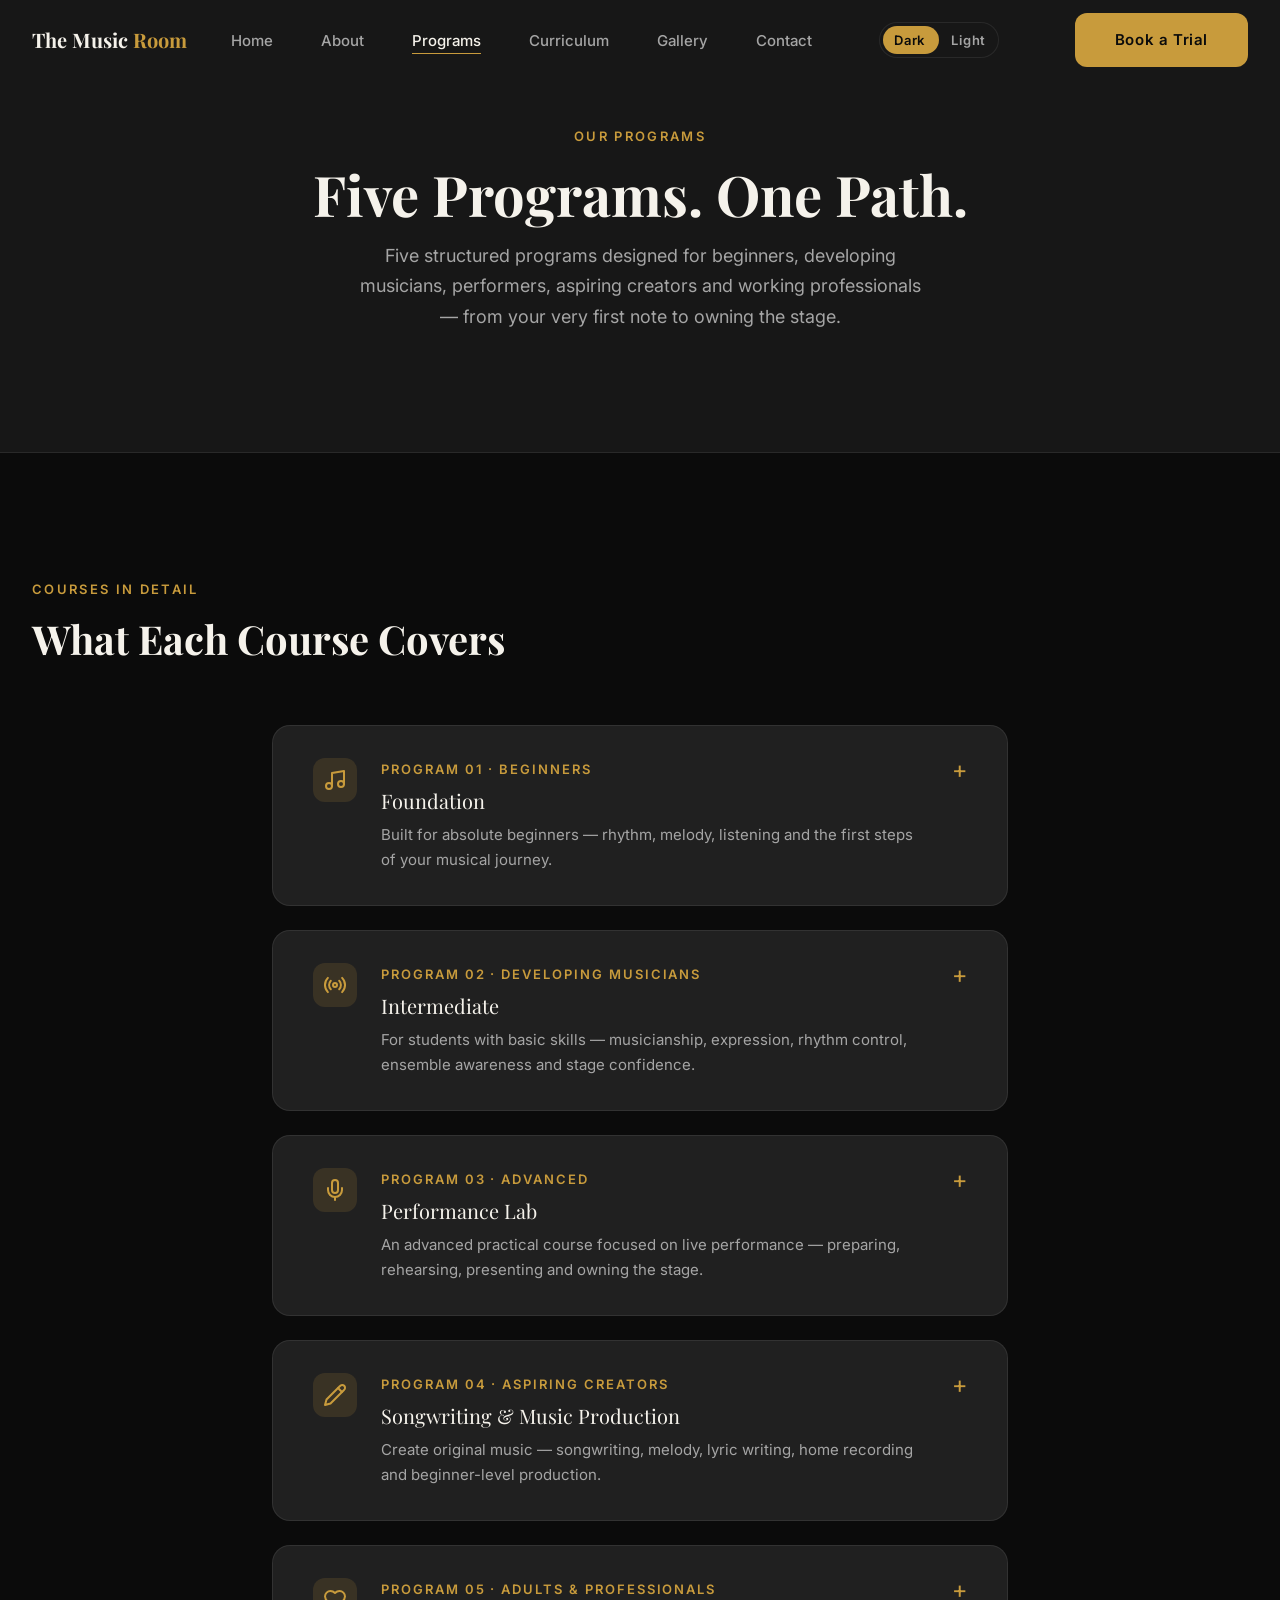
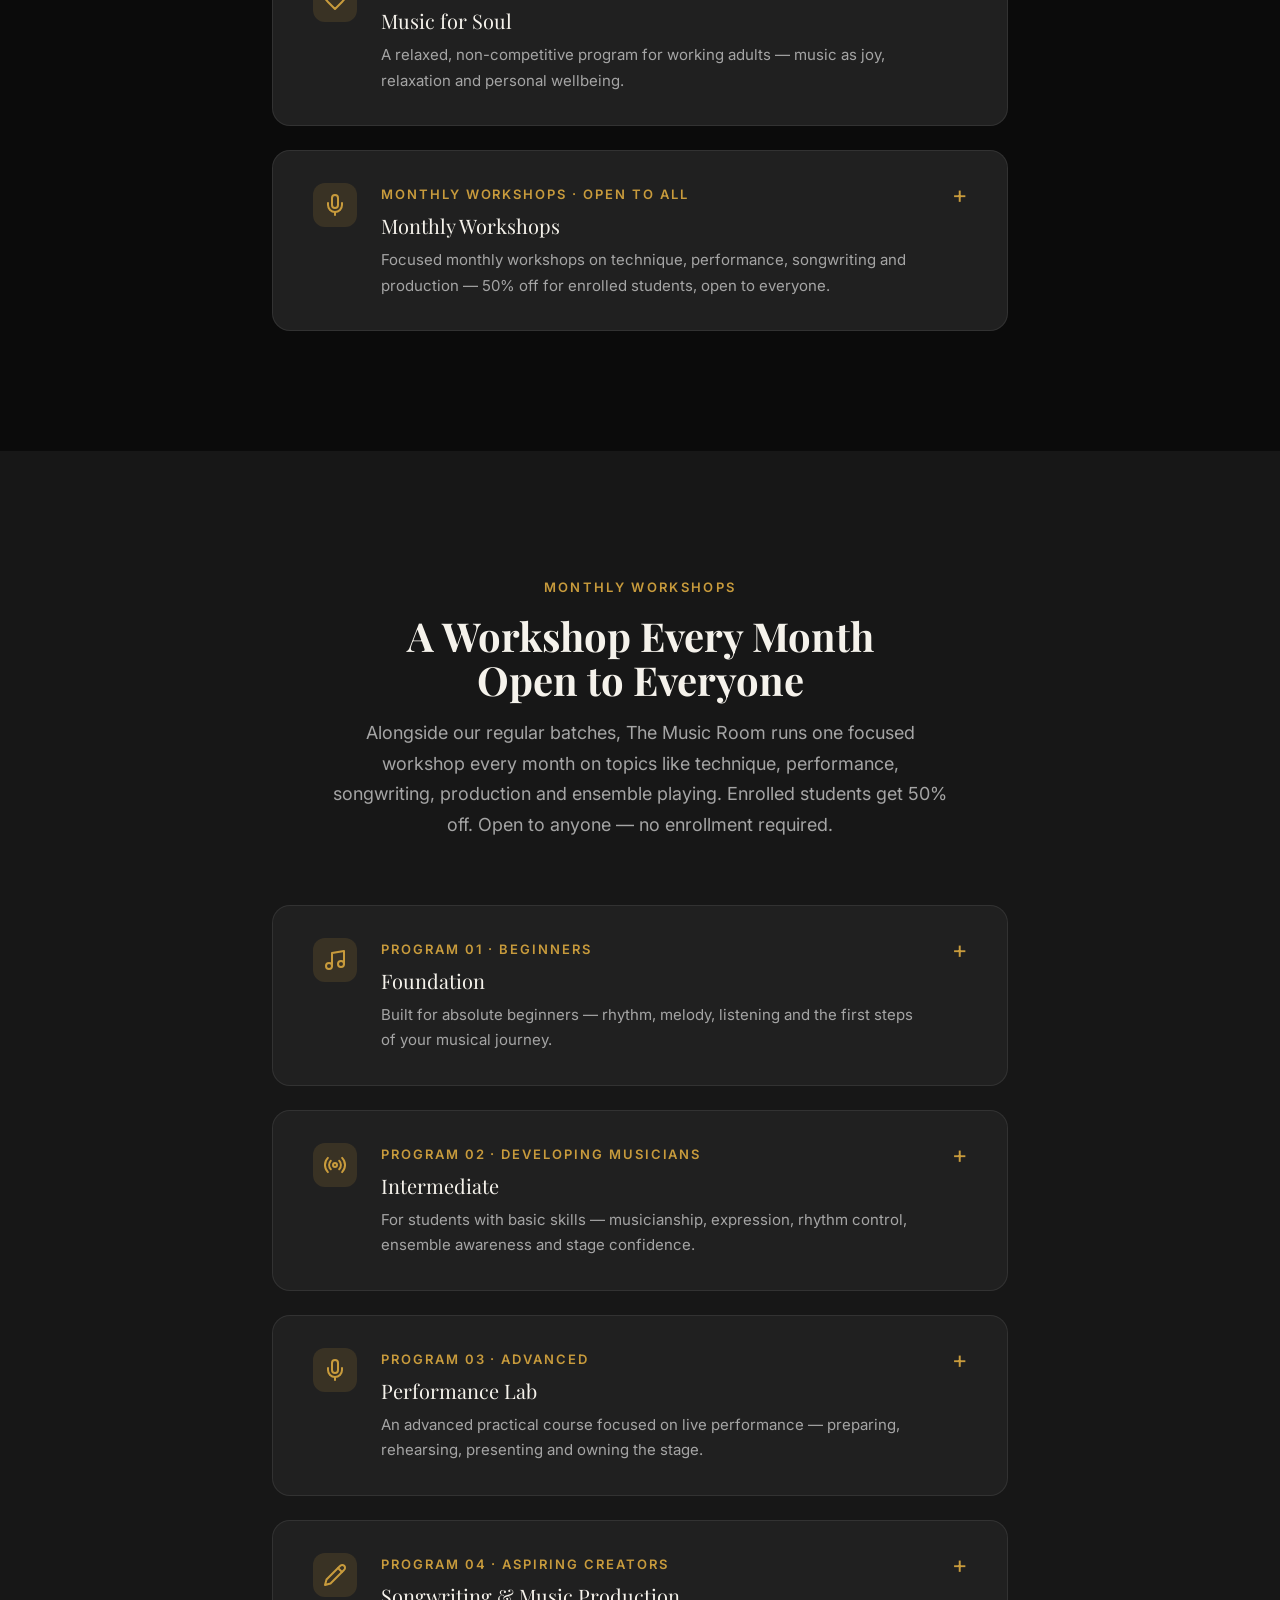
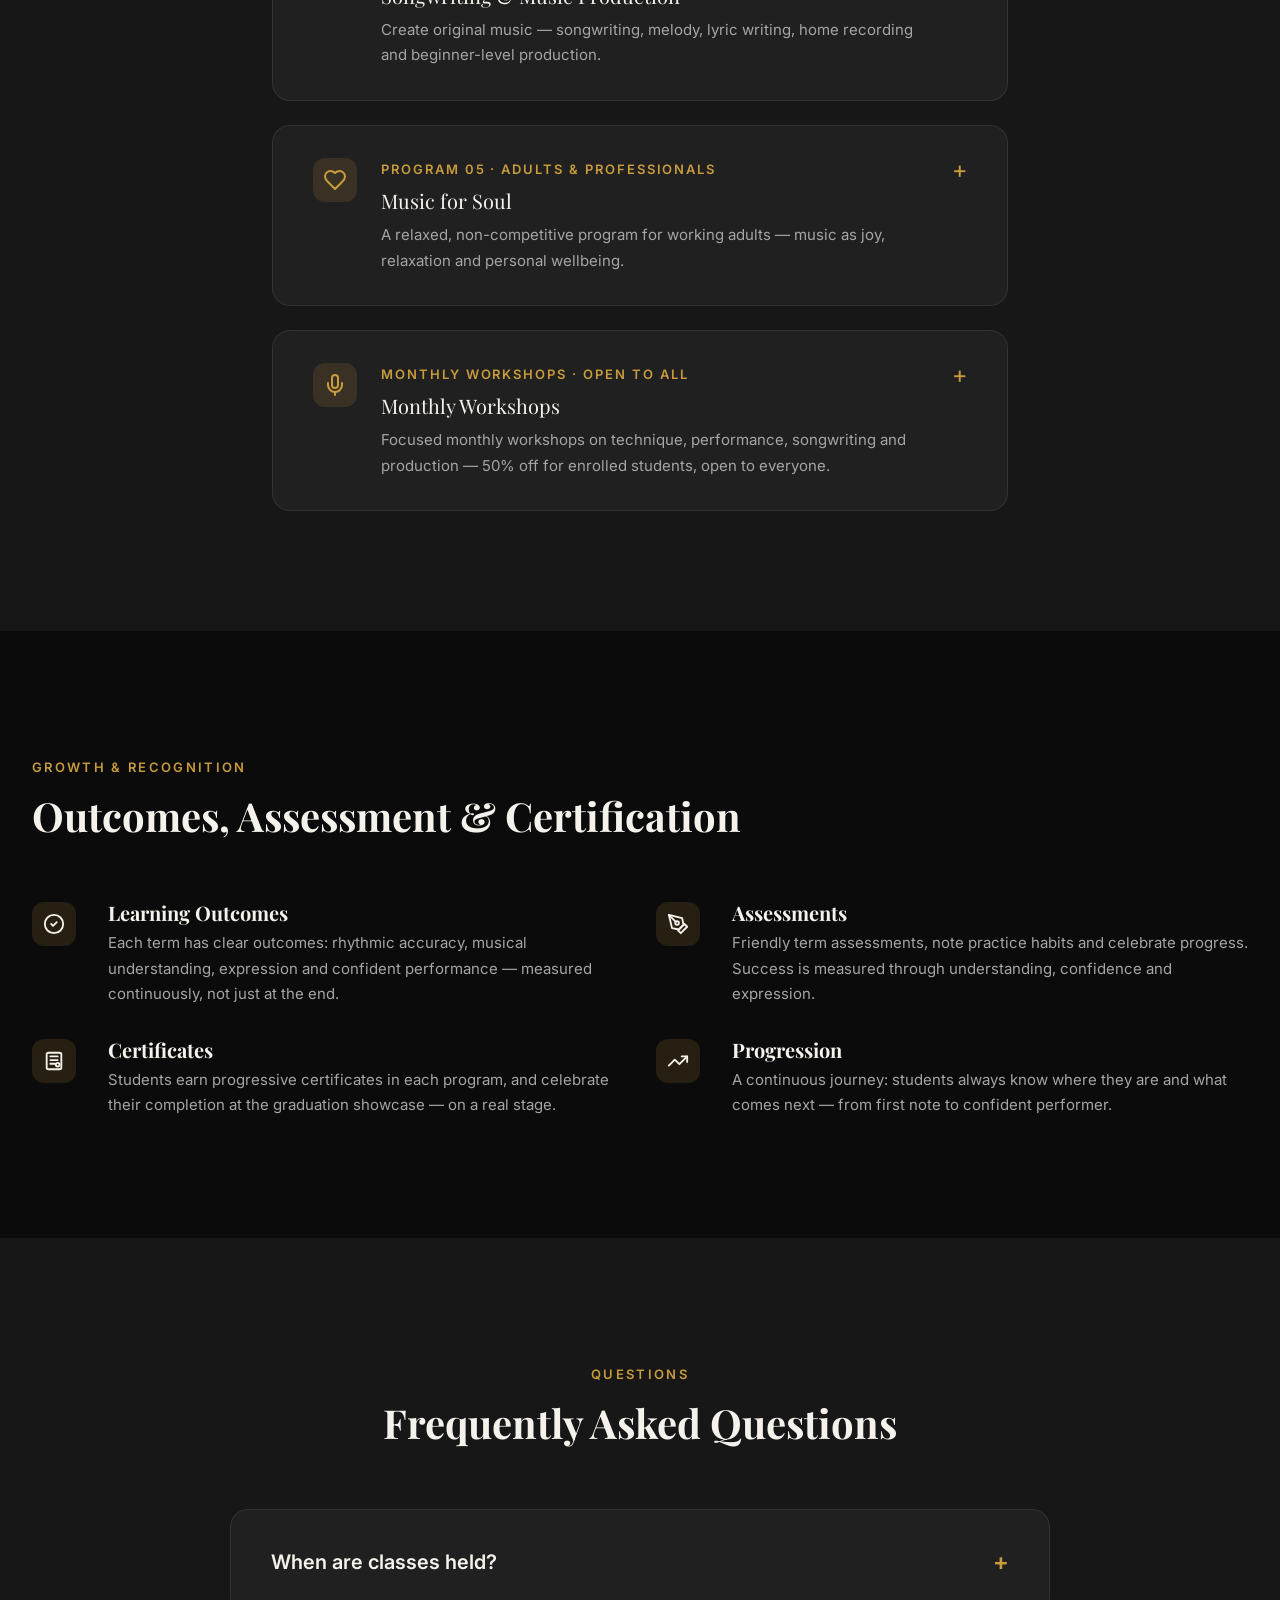
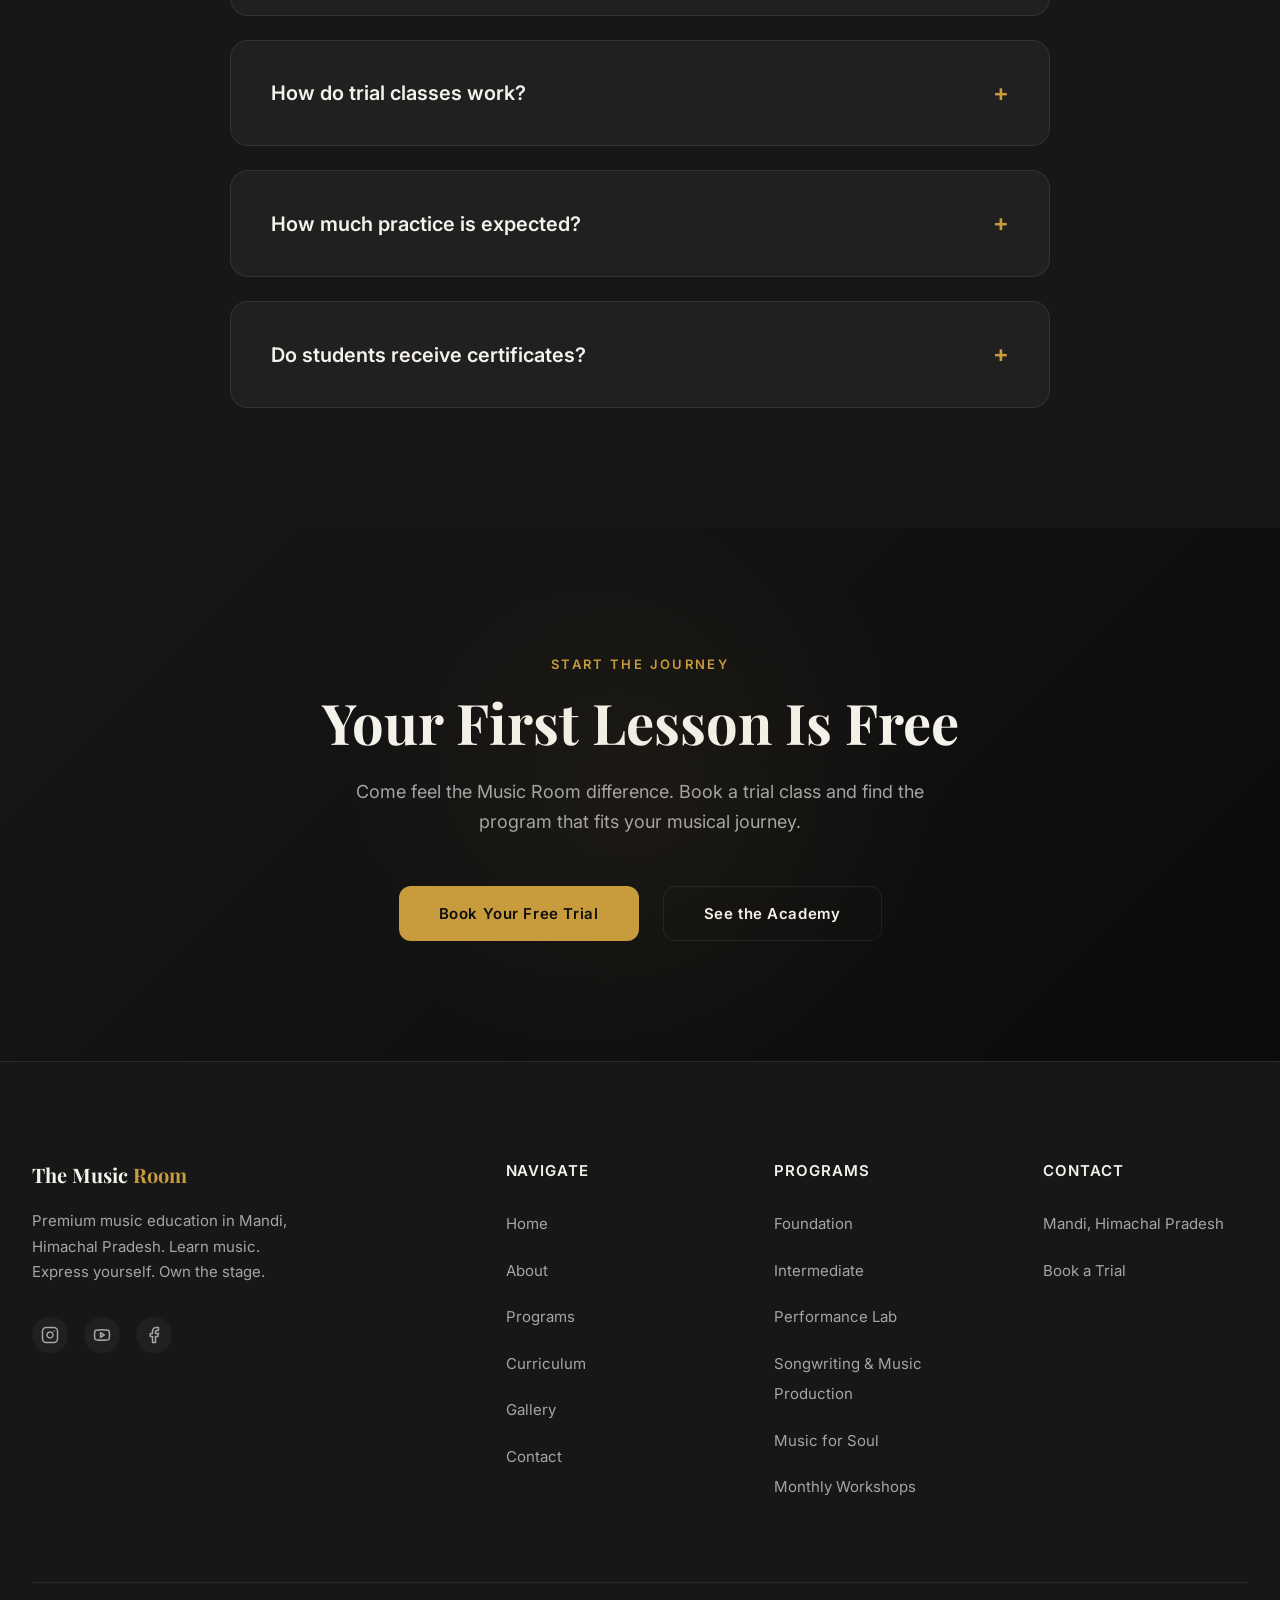
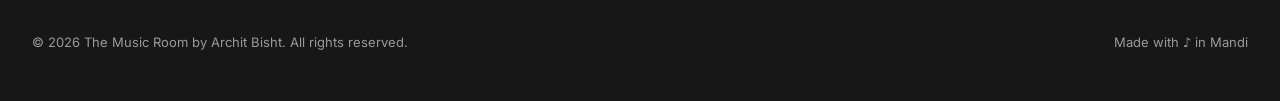
<file: pages/programs.html>
<!DOCTYPE html>
<html lang="en">
<head>
  <meta charset="UTF-8" />
  <meta http-equiv="X-UA-Compatible" content="IE=edge" />
  <meta name="viewport" content="width=device-width, initial-scale=1.0" />
  <title>Programs | The Music Room by Archit</title>
  <meta name="description" content="Explore the five programs at The Music Room — Foundation, Intermediate, Performance Lab, Songwriting & Music Production and Music for Soul, with structured outcomes, chapters and certifications." />
  <meta name="theme-color" content="#0B0B0B" />
  <script>
    (function () {
      var t = 'dark';
      try { t = localStorage.getItem('theme') || 'dark'; } catch (e) {}
      document.documentElement.setAttribute('data-theme', t === 'light' ? 'light' : 'dark');
    })();
  </script>
  <link rel="icon" type="image/svg+xml" href="../assets/favicon.svg" />
  <link rel="preconnect" href="https://fonts.googleapis.com" />
  <link rel="preconnect" href="https://fonts.gstatic.com" crossorigin />
  <!-- Google Fonts: optional enhancement. Non-blocking so the site renders instantly offline (falls back to Georgia / system fonts). -->
  <link rel="stylesheet" href="https://fonts.googleapis.com/css2?family=Playfair+Display:ital,wght@0,400;0,600;0,700;1,400;1,600&family=Inter:wght@300;400;500;600&display=swap" media="print" onload="this.media='all'" />
  <script>
    /* Font fallback: some Edge configs block the print->all onload trick.
       Force-apply the font stylesheet after 2.5s if it is still on print. */
    (function () {
      setTimeout(function () {
        try {
          var links = document.querySelectorAll('link[media="print"]');
          for (var i = 0; i < links.length; i++) links[i].media = 'all';
        } catch (e) {}
      }, 2500);
    })();
  </script>
  <noscript><link rel="stylesheet" href="https://fonts.googleapis.com/css2?family=Playfair+Display:ital,wght@0,400;0,600;0,700;1,400;1,600&family=Inter:wght@300;400;500;600&display=swap" /></noscript>
  <link rel="stylesheet" href="../css/style.css?v=5" />
  <link rel="canonical" href="https://themusicfactory.in/programs" />
  <meta property="og:type" content="website" />
  <meta property="og:title" content="Programs | The Music Room by Archit" />
  <meta property="og:description" content="Five structured programs: Foundation, Intermediate, Performance Lab, Songwriting & Music Production and Music for Soul." />
  <script type="application/ld+json">
  {
    "@context": "https://schema.org",
    "@type": "LocalBusiness",
    "name": "The Music Room by Archit",
    "slogan": "Learn Music. Express Yourself. Own the Stage.",
    "address": { "@type": "PostalAddress", "addressLocality": "Dehradun", "addressRegion": "Uttarakhand", "addressCountry": "IN" },
    "email": "hello@themusicfactory.in",
    "telephone": "+91 00000 00000",
    "url": "https://themusicfactory.in/programs"
  }
  </script>
</head>
<body>

  <a class="skip-link" href="#main-content">Skip to main content</a>

  <header id="site-header">
    <nav class="navbar" role="navigation" aria-label="Main navigation">
      <div class="navbar__inner">
        <a href="../index.html" class="navbar__logo" aria-label="The Music Room — Home">The Music <span>Room</span></a>
        <ul class="navbar__nav" role="list">
          <li><a href="../index.html" class="navbar__link">Home</a></li>
          <li><a href="about.html" class="navbar__link">About</a></li>
          <li><a href="programs.html" class="navbar__link active" aria-current="page">Programs</a></li>
          <li><a href="curriculum.html" class="navbar__link">Curriculum</a></li>
          <li><a href="gallery.html" class="navbar__link">Gallery</a></li>
          <li><a href="contact.html" class="navbar__link">Contact</a></li>
        </ul>
        <button class="theme-toggle" type="button" role="switch" aria-checked="true" aria-label="Switch to light theme">
          <span class="theme-toggle__knob" aria-hidden="true"></span>
          <span class="theme-toggle__label theme-toggle__label--dark">Dark</span>
          <span class="theme-toggle__label theme-toggle__label--light">Light</span>
        </button>
        <a href="contact.html" class="btn btn--primary navbar__cta">Book a Trial</a>
        <button class="navbar__hamburger" aria-label="Open menu" aria-expanded="false" aria-controls="mobile-drawer">
          <span></span><span></span><span></span>
        </button>
      </div>
    </nav>
    <div class="nav__overlay" aria-hidden="true"></div>
    <nav id="mobile-drawer" class="nav__drawer" aria-label="Mobile navigation">
      <a href="../index.html" class="nav__drawer-link">Home</a>
      <a href="about.html" class="nav__drawer-link">About</a>
      <a href="programs.html" class="nav__drawer-link">Programs</a>
      <a href="curriculum.html" class="nav__drawer-link">Curriculum</a>
      <a href="gallery.html" class="nav__drawer-link">Gallery</a>
      <a href="contact.html" class="nav__drawer-link">Contact</a>
      <a href="contact.html" class="btn btn--primary mt-6">Book a Trial</a>
    </nav>
  </header>

  <main id="main-content">

    <!-- Hero Banner -->
    <section class="page-hero" aria-labelledby="page-hero-title">
      <div class="container">
        <p class="eyebrow">Our Programs</p>
        <h1 id="page-hero-title" class="page-hero__title">Five Programs. One Path.</h1>
        <p class="page-hero__subtitle">
          Five structured programs designed for beginners, developing musicians, performers, aspiring creators and working professionals — from your very first note to owning the stage.
        </p>
      </div>
    </section>

    <!-- Program Cards -->
    <section class="section" aria-labelledby="courses-heading">
      <div class="container">
        <div class="section-header fade-up">
          <p class="eyebrow">Courses in Detail</p>
          <h2 id="courses-heading" class="section-header__title">What Each Course Covers</h2>
        </div>
        <div class="course-list stagger" data-course-cards></div>
        <noscript>
          <p class="section-header__body">Our five programs: Foundation, Intermediate, Performance Lab, Songwriting &amp; Music Production, and Music for Soul. Enable JavaScript to explore each course in detail.</p>
        </noscript>
      </div>
    </section>

    <!-- Monthly Workshops -->
    <section class="section section--surface" aria-labelledby="workshops-heading" id="workshops">
      <div class="container">
        <div class="section-header section-header--center fade-up">
          <p class="eyebrow">Monthly Workshops</p>
          <h2 id="workshops-heading" class="section-header__title">A Workshop Every Month<br>Open to Everyone</h2>
          <p class="section-header__body">
            Alongside our regular batches, The Music Room runs one focused workshop every month on topics like technique, performance, songwriting, production and ensemble playing. Enrolled students get 50% off. Open to anyone — no enrollment required.
          </p>
        </div>
        <div class="course-list stagger" data-course-cards></div>
      </div>
    </section>

    <!-- Outcomes & Assessment -->
    <section class="section" aria-labelledby="growth-heading">
      <div class="container">
        <div class="section-header fade-up">
          <p class="eyebrow">Growth &amp; Recognition</p>
          <h2 id="growth-heading" class="section-header__title">Outcomes, Assessment &amp; Certification</h2>
        </div>
        <div class="cards-2 stagger">
          <article class="feature-item fade-up">
            <div class="feature-item__icon" aria-hidden="true">
              <svg width="22" height="22" viewBox="0 0 24 24" fill="none" stroke="currentColor" stroke-width="2" stroke-linecap="round" stroke-linejoin="round"><circle cx="12" cy="12" r="10"/><path d="m9 12 2 2 4-4"/></svg>
            </div>
            <div>
              <h3 class="feature-item__title">Learning Outcomes</h3>
              <p class="feature-item__desc">Each term has clear outcomes: rhythmic accuracy, musical understanding, expression and confident performance — measured continuously, not just at the end.</p>
            </div>
          </article>
          <article class="feature-item fade-up">
            <div class="feature-item__icon" aria-hidden="true">
              <svg width="22" height="22" viewBox="0 0 24 24" fill="none" stroke="currentColor" stroke-width="2" stroke-linecap="round" stroke-linejoin="round"><path d="M12 19l7-7 3 3-7 7-3-3z"/><path d="M18 13l-1.5-7.5L2 2l3.5 14.5L13 18l5-5z"/><path d="M2 2l7.586 7.586"/><circle cx="11" cy="11" r="2"/></svg>
            </div>
            <div>
              <h3 class="feature-item__title">Assessments</h3>
              <p class="feature-item__desc">Friendly term assessments, note practice habits and celebrate progress. Success is measured through understanding, confidence and expression.</p>
            </div>
          </article>
          <article class="feature-item fade-up">
            <div class="feature-item__icon" aria-hidden="true">
              <svg width="22" height="22" viewBox="0 0 24 24" fill="none" stroke="currentColor" stroke-width="2" stroke-linecap="round" stroke-linejoin="round"><rect x="4" y="3" width="16" height="18" rx="2"/><path d="M8 7h8"/><path d="M8 11h8"/><path d="M8 15h5"/><circle cx="16" cy="16" r="2"/></svg>
            </div>
            <div>
              <h3 class="feature-item__title">Certificates</h3>
              <p class="feature-item__desc">Students earn progressive certificates in each program, and celebrate their completion at the graduation showcase — on a real stage.</p>
            </div>
          </article>
          <article class="feature-item fade-up">
            <div class="feature-item__icon" aria-hidden="true">
              <svg width="22" height="22" viewBox="0 0 24 24" fill="none" stroke="currentColor" stroke-width="2" stroke-linecap="round" stroke-linejoin="round"><polyline points="22 7 13.5 15.5 8.5 10.5 2 17"/><polyline points="16 7 22 7 22 13"/></svg>
            </div>
            <div>
              <h3 class="feature-item__title">Progression</h3>
              <p class="feature-item__desc">A continuous journey: students always know where they are and what comes next — from first note to confident performer.</p>
            </div>
          </article>
        </div>
      </div>
    </section>

    <!-- FAQ -->
    <section class="section section--surface" aria-labelledby="faq-heading">
      <div class="container">
        <div class="section-header section-header--center fade-up">
          <p class="eyebrow">Questions</p>
          <h2 id="faq-heading" class="section-header__title">Frequently Asked Questions</h2>
        </div>
        <div class="faq stagger">

          <div class="faq__item fade-up">
            <button class="faq__question" aria-expanded="false" aria-controls="faq-timings">
              When are classes held?
            </button>
            <div class="faq__body" aria-hidden="true" id="faq-timings">
              <div class="faq__body-inner">
                <p class="faq__answer">Small batch classes run through the week with flexible timing options. Contact us and we'll match a batch and schedule that fits your family.</p>
              </div>
            </div>
          </div>

          <div class="faq__item fade-up">
            <button class="faq__question" aria-expanded="false" aria-controls="faq-trial">
              How do trial classes work?
            </button>
            <div class="faq__body" aria-hidden="true" id="faq-trial">
              <div class="faq__body-inner">
                <p class="faq__answer">Your first lesson is free and no-obligation. You'll meet the teacher, see our studio, and experience how we teach music before instruments.</p>
              </div>
            </div>
          </div>

          <div class="faq__item fade-up">
            <button class="faq__question" aria-expanded="false" aria-controls="faq-practice">
              How much practice is expected?
            </button>
            <div class="faq__body" aria-hidden="true" id="faq-practice">
              <div class="faq__body-inner">
                <p class="faq__answer">We encourage steady, daily practice — short and consistent beats long and irregular. We'll guide each student on a practice routine that works.</p>
              </div>
            </div>
          </div>

          <div class="faq__item fade-up">
            <button class="faq__question" aria-expanded="false" aria-controls="faq-certificates">
              Do students receive certificates?
            </button>
            <div class="faq__body" aria-hidden="true" id="faq-certificates">
              <div class="faq__body-inner">
                <p class="faq__answer">Yes. Students earn progressive certificates in each program and perform at the annual graduation showcase.</p>
              </div>
            </div>
          </div>

        </div>
      </div>
    </section>

    <!-- CTA -->
    <section class="cta-section" aria-labelledby="cta-heading">
      <div class="container">
        <p class="eyebrow fade-up">Start the Journey</p>
        <h2 id="cta-heading" class="cta-section__title fade-up">Your First Lesson Is Free</h2>
        <p class="cta-section__body fade-up">
          Come feel the Music Room difference. Book a trial class and find the program that fits your musical journey.
        </p>
        <div class="cta-section__actions fade-up">
          <a href="contact.html" class="btn btn--primary">Book Your Free Trial</a>
          <a href="gallery.html" class="btn btn--outline">See the Academy</a>
        </div>
      </div>
    </section>

  </main>

  <footer id="site-footer" class="footer">
    <div class="container">
      <div class="footer__grid">
        <div>
          <div class="footer__brand-name">The Music <span>Room</span></div>
          <p class="footer__tagline">Premium music education in Mandi, Himachal Pradesh. Learn music. Express yourself. Own the stage.</p>
          <div class="footer__social" aria-label="Social media links">
            <a href="#" class="footer__social-link" aria-label="Instagram">
              <svg width="18" height="18" viewBox="0 0 24 24" fill="none" stroke="currentColor" stroke-width="2" stroke-linecap="round" stroke-linejoin="round"><rect width="20" height="20" x="2" y="2" rx="5" ry="5"/><path d="M16 11.37A4 4 0 1 1 12.63 8 4 4 0 0 1 16 11.37z"/><line x1="17.5" x2="17.51" y1="6.5" y2="6.5"/></svg>
            </a>
            <a href="#" class="footer__social-link" aria-label="YouTube">
              <svg width="18" height="18" viewBox="0 0 24 24" fill="none" stroke="currentColor" stroke-width="2" stroke-linecap="round" stroke-linejoin="round"><path d="M2.5 17a24.12 24.12 0 0 1 0-10 2 2 0 0 1 1.4-1.4 49.56 49.56 0 0 1 16.2 0A2 2 0 0 1 21.5 7a24.12 24.12 0 0 1 0 10 2 2 0 0 1-1.4 1.4 49.55 49.55 0 0 1-16.2 0A2 2 0 0 1 2.5 17"/><path d="m10 15 5-3-5-3z"/></svg>
            </a>
            <a href="#" class="footer__social-link" aria-label="Facebook">
              <svg width="18" height="18" viewBox="0 0 24 24" fill="none" stroke="currentColor" stroke-width="2" stroke-linecap="round" stroke-linejoin="round"><path d="M18 2h-3a5 5 0 0 0-5 5v3H7v4h3v8h4v-8h3l1-4h-4V7a1 1 0 0 1 1-1h3z"/></svg>
            </a>
          </div>
        </div>
        <div>
          <div class="footer__col-title">Navigate</div>
          <ul class="footer__links" role="list">
            <li><a href="../index.html" class="footer__link">Home</a></li>
            <li><a href="about.html" class="footer__link">About</a></li>
            <li><a href="programs.html" class="footer__link">Programs</a></li>
            <li><a href="curriculum.html" class="footer__link">Curriculum</a></li>
            <li><a href="gallery.html" class="footer__link">Gallery</a></li>
            <li><a href="contact.html" class="footer__link">Contact</a></li>
          </ul>
        </div>
<div>
          <div class="footer__col-title">Programs</div>
          <ul class="footer__links" role="list">
            <li><a href="programs.html#foundation" class="footer__link">Foundation</a></li>
            <li><a href="programs.html#intermediate" class="footer__link">Intermediate</a></li>
            <li><a href="programs.html#performance" class="footer__link">Performance Lab</a></li>
            <li><a href="programs.html#songwriting" class="footer__link">Songwriting & Music Production</a></li>
            <li><a href="programs.html#musicsoul" class="footer__link">Music for Soul</a></li>
            <li><a href="programs.html#workshops" class="footer__link">Monthly Workshops</a></li>
          </ul>
        </div>
        <div>
          <div class="footer__col-title">Contact</div>
          <ul class="footer__links" role="list">
            <li><span class="footer__link">Mandi, Himachal Pradesh</span></li>
            <li><a href="contact.html" class="footer__link">Book a Trial</a></li>
          </ul>
        </div>
      </div>
      <div class="footer__bottom">
        <span>© 2026 The Music Room by Archit Bisht. All rights reserved.</span>
        <span>Made with ♪ in Mandi</span>
      </div>
    </div>
  </footer>

  <button class="back-to-top" aria-label="Back to top">↑</button>

  <!-- Classic script (NOT type="module") so the site works via file:// double-click with zero installs. See ../js/site.js. -->
  <script src="../js/site.js?v=3" defer></script>

</body>
</html>
</file>
<file: css/style.css>
﻿/* ============================================================
   THE MUSIC ROOM - Bundled stylesheet (no @import)
   Single file so the site renders identically in EVERY browser
   (Chrome, Edge, Firefox, Safari) over http(s) AND file://.
   Old @import chains are blocked by Edge tracking prevention and
   fail on file:// in hardened configs - this bundle avoids that.
   Order: variables, reset, typography, layout, components,
   animations, utilities, responsive, compat.
   ============================================================ */

/* ===== css/variables.css ===== */
/* ============================================================
   THE MUSIC ROOM — Design Tokens
   Single source of truth for all reusable values.
   Never reference raw hex or magic numbers in components.
   ============================================================ */

:root {

  /* --- Colors --- */
  --color-bg:           #0B0B0B;
  --color-surface:      #171717;
  --color-card:         #202020;
  --color-border:       rgba(255, 255, 255, 0.08);
  --color-border-gold:  rgba(200, 155, 60, 0.35);

  --color-gold:         #C89B3C;
  --color-gold-hover:   #D7A44D;
  --color-gold-muted:   rgba(200, 155, 60, 0.15);

  --color-text:         #F5F2EB;
  --color-text-muted:   #A5A5A5;
  --color-text-dim:     #9A9A9A;

  --color-error:        #C0392B;
  --color-success:      #27AE60;
  --color-overlay:      rgba(0, 0, 0, 0.65);

  /* --- Typography --- */
  --font-heading:       'Playfair Display', Georgia, serif;
  --font-body:          'Inter', system-ui, sans-serif;

  --text-hero:          clamp(2.5rem, 6vw, 4.5rem);
  --text-h1:            clamp(2rem, 4.5vw, 3.5rem);
  --text-h2:            clamp(1.75rem, 3.5vw, 2.5rem);
  --text-h3:            clamp(1.25rem, 2.5vw, 1.875rem);
  --text-h4:            1.25rem;
  --text-body:          1.125rem;
  --text-small:         0.9375rem;
  --text-xs:            0.8125rem;

  --leading-tight:      1.1;
  --leading-snug:       1.3;
  --leading-normal:     1.7;

  --weight-regular:     400;
  --weight-medium:      500;
  --weight-semibold:    600;
  --weight-bold:        700;

  /* --- Spacing (8px base unit) --- */
  --space-1:   0.5rem;    /*  8px */
  --space-2:   1rem;      /* 16px */
  --space-3:   1.5rem;    /* 24px */
  --space-4:   2rem;      /* 32px */
  --space-5:   2.5rem;    /* 40px */
  --space-6:   3rem;      /* 48px */
  --space-8:   4rem;      /* 64px */
  --space-10:  5rem;      /* 80px */
  --space-12:  6rem;      /* 96px */
  --space-15:  7.5rem;    /* 120px */
  --space-16:  8rem;      /* 128px */

  /* Section vertical padding */
  --section-py:         var(--space-15);   /* 120px desktop */
  --section-py-tablet:  var(--space-10);   /* 80px  tablet  */
  --section-py-mobile:  3.5rem;            /* 56px  mobile  */

  /* --- Border Radius --- */
  --radius-sm:    0.5rem;    /*  8px */
  --radius-md:    0.75rem;   /* 12px — buttons */
  --radius-lg:    1.125rem;  /* 18px — cards   */
  --radius-xl:    1.25rem;   /* 20px — images  */
  --radius-full:  9999px;

  /* --- Shadows --- */
  --shadow-sm:   0 1px 3px rgba(0, 0, 0, 0.4);
  --shadow-md:   0 4px 16px rgba(0, 0, 0, 0.5);
  --shadow-lg:   0 8px 32px rgba(0, 0, 0, 0.6);
  --shadow-gold: 0 0 0 1px var(--color-border-gold),
                 0 4px 24px rgba(200, 155, 60, 0.12);
  --shadow-gold-strong: 0 4px 20px rgba(200, 155, 60, 0.35);

  /* --- Themed gradients & surfaces --- */
  --navbar-bg:    rgba(11, 11, 11, 0.92);
  --glow-hero:    radial-gradient(ellipse at 70% 50%, rgba(200, 155, 60, 0.08) 0%, transparent 60%);
  --glow-card:    radial-gradient(circle, rgba(200, 155, 60, 0.06) 0%, transparent 70%);
  --color-hero-text:     rgba(245, 242, 235, 0.8);
  --color-hero-text-soft: rgba(245, 242, 235, 0.5);

  /* --- Transitions --- */
  --duration-fast:    200ms;
  --duration-normal:  300ms;
  --duration-slow:    500ms;
  --ease-out:         cubic-bezier(0.22, 1, 0.36, 1);
  --ease-in-out:      cubic-bezier(0.45, 0, 0.55, 1);

  /* --- Layout --- */
  --container-max:    1280px;
  --container-px:     var(--space-4);      /* 32px gutter */
  --container-px-sm:  var(--space-2);      /* 16px mobile */

  /* --- Z-index layers --- */
  --z-base:       1;
  --z-above:      10;
  --z-sticky:     100;
  --z-overlay:    200;
  --z-modal:      300;
  --z-toast:      400;

  /* --- Navbar --- */
  --navbar-h:         5rem;    /* 80px desktop */
  --navbar-h-mobile:  4.25rem; /* 68px mobile  */
}

/* ============================================================
   Light Theme
   Dark palette → off-white + purple (#663399).
   Applied when <html data-theme="light">.
   ============================================================ */
[data-theme="light"] {
  --color-bg:           #f5f5f5;
  --color-surface:      #ececec;
  --color-card:         #ffffff;
  --color-border:       rgba(0, 0, 0, 0.10);
  --color-border-gold:  rgba(102, 51, 153, 0.35);

  --color-gold:         #663399;
  --color-gold-hover:   #7a46ab;
  --color-gold-muted:   rgba(102, 51, 153, 0.12);

  --color-text:         #111111;
  --color-text-muted:   #5f5f5f;
  --color-text-dim:     #6e6e6e;

  --color-overlay:      rgba(0, 0, 0, 0.55);

  /* --- Shadows --- */
  --shadow-sm:   0 1px 3px rgba(0, 0, 0, 0.08);
  --shadow-md:   0 4px 16px rgba(0, 0, 0, 0.10);
  --shadow-lg:   0 8px 32px rgba(0, 0, 0, 0.12);
  --shadow-gold: 0 0 0 1px rgba(102, 51, 153, 0.25),
                 0 4px 24px rgba(102, 51, 153, 0.12);
  --shadow-gold-strong: 0 4px 20px rgba(102, 51, 153, 0.28);

  /* --- Themed gradients & surfaces --- */
  --navbar-bg:    rgba(245, 245, 245, 0.94);
  --glow-hero:    radial-gradient(ellipse at 70% 50%, rgba(102, 51, 153, 0.12) 0%, transparent 60%);
  --glow-card:    radial-gradient(circle, rgba(102, 51, 153, 0.06) 0%, transparent 70%);
  --color-hero-text:      #4a4a4a;
  --color-hero-text-soft: #6a6a6a;
}

/* ===== css/reset.css ===== */
/* ============================================================
   THE MUSIC ROOM — Reset & Normalize
   Removes browser inconsistencies. Sets sensible defaults.
   ============================================================ */

*, *::before, *::after {
  box-sizing: border-box;
  margin: 0;
  padding: 0;
}

html {
  font-size: 100%;
  scroll-behavior: smooth;
  -webkit-text-size-adjust: 100%;
  text-size-adjust: 100%;
  /* Prevent horizontal page scroll on all devices. Must be on html (root),
     not only body — body alone is unreliable on iOS Safari/older browsers.
     `clip` (when supported) also prevents programmatic panning; `hidden`
     remains the fallback. */
  overflow-x: hidden;
  overflow-x: clip;
}

body {
  background-color: var(--color-bg);
  color: var(--color-text);
  font-family: var(--font-body);
  font-size: var(--text-body);
  line-height: var(--leading-normal);
  font-weight: var(--weight-regular);
  -webkit-font-smoothing: antialiased;
  -moz-osx-font-smoothing: grayscale;
  overflow-x: hidden;
  overflow-x: clip;
}

/* Lock scroll when mobile menu is open */
body.menu-open {
  overflow: hidden;
}

/* --- Media: fluid by default on every device --- */
img, video, iframe, embed, object, svg, canvas {
  max-width: 100%;
  height: auto;
  vertical-align: middle;
}

img, video, svg, canvas {
  display: block;
}

iframe, embed, object {
  display: block;
  border: 0;
}

ul, ol {
  list-style: none;
}

a {
  color: inherit;
  text-decoration: none;
}

button {
  cursor: pointer;
  border: none;
  background: none;
  font: inherit;
  color: inherit;
}

input, textarea, select {
  font: inherit;
  color: inherit;
  background: none;
  border: none;
  outline: none;
  appearance: none;
  -webkit-appearance: none;
}

h1, h2, h3, h4, h5, h6 {
  font-family: var(--font-heading);
  font-weight: var(--weight-bold);
  line-height: var(--leading-tight);
  color: var(--color-text);
}

p {
  max-width: 70ch;
}

/* Accessible focus — visible on keyboard, hidden on mouse */
:focus-visible {
  outline: 2px solid var(--color-gold);
  outline-offset: 3px;
  border-radius: var(--radius-sm);
}

:focus:not(:focus-visible) {
  outline: none;
}

/* Reduced motion */
@media (prefers-reduced-motion: reduce) {
  *, *::before, *::after {
    animation-duration: 0.01ms !important;
    animation-iteration-count: 1 !important;
    transition-duration: 0.01ms !important;
    scroll-behavior: auto !important;
  }
}

/* ===== css/typography.css ===== */
/* ============================================================
   THE MUSIC ROOM — Typography System
   Playfair Display (headings) + Inter (body)
   Scale: hero → h1 → h2 → h3 → body → small
   ============================================================ */

/* Google Fonts are loaded via <link> in the document <head> for performance */

/* --- Heading scale --- */
h1 { font-size: var(--text-h1); }
h2 { font-size: var(--text-h2); }
h3 { font-size: var(--text-h3); }
h4 { font-size: var(--text-h4); }

/* --- Eyebrow label (sits above section headings) --- */
.eyebrow {
  display: inline-block;
  font-family: var(--font-body);
  font-size: var(--text-xs);
  font-weight: var(--weight-semibold);
  letter-spacing: 0.18em;
  text-transform: uppercase;
  color: var(--color-gold);
  margin-bottom: var(--space-2);
}

/* --- Section heading block --- */
.section-header {
  margin-bottom: var(--space-8);
}

.section-header__title {
  font-size: var(--text-h2);
  color: var(--color-text);
  margin-bottom: var(--space-2);
}

.section-header__body {
  font-size: var(--text-body);
  color: var(--color-text-muted);
  max-width: 56ch;
  line-height: var(--leading-normal);
}

/* Centered variant */
.section-header--center {
  text-align: center;
}

.section-header--center .section-header__body {
  margin-inline: auto;
}

/* --- Hero typography --- */
.hero__eyebrow {
  font-family: var(--font-body);
  font-size: var(--text-xs);
  font-weight: var(--weight-semibold);
  letter-spacing: 0.2em;
  text-transform: uppercase;
  color: var(--color-gold);
  margin-bottom: var(--space-3);
}

.hero__title {
  font-family: var(--font-heading);
  font-size: var(--text-hero);
  font-weight: var(--weight-bold);
  line-height: var(--leading-tight);
  color: var(--color-text);
  margin-bottom: var(--space-3);
}

.hero__title em {
  font-style: italic;
  color: var(--color-gold);
}

.hero__subtitle {
  font-size: clamp(1rem, 1.5vw, 1.2rem);
  color: var(--color-hero-text);
  max-width: 52ch;
  line-height: var(--leading-normal);
  margin-bottom: var(--space-6);
}

/* --- Gold accent text --- */
.text-gold { color: var(--color-gold); }
.text-muted { color: var(--color-text-muted); }
.text-italic { font-style: italic; }

/* --- Blockquote / testimonial quote --- */
.quote {
  font-family: var(--font-heading);
  font-size: var(--text-h3);
  font-style: italic;
  line-height: var(--leading-snug);
  color: var(--color-text);
}

/* --- Motto display text --- */
.motto {
  font-family: var(--font-heading);
  font-size: clamp(1.5rem, 3vw, 2.25rem);
  font-style: italic;
  font-weight: var(--weight-bold);
  color: var(--color-gold);
  line-height: var(--leading-snug);
}

.motto--center {
  text-align: center;
  margin-inline: auto;
}

/* ===== css/layout.css ===== */
/* ============================================================
   THE MUSIC ROOM — Layout System
   Container, 12-col grid, section spacing, page structure
   ============================================================ */

/* --- Container --- */
.container {
  width: 100%;
  max-width: var(--container-max);
  margin-inline: auto;
  padding-inline: var(--container-px);
}

/* --- Section base --- */
.section {
  padding-block: var(--section-py);
}

/* Alternate surface backgrounds for visual rhythm */
.section--surface {
  background-color: var(--color-surface);
}

.section--card {
  background-color: var(--color-card);
}

/* Full-width section with contained inner content */
.section--full {
  padding-inline: 0;
}

/* --- 12-column CSS Grid --- */
.grid {
  display: grid;
  grid-template-columns: repeat(12, 1fr);
  gap: var(--space-4);
}

/* Common span helpers */
.col-6  { grid-column: span 6; }
.col-7  { grid-column: span 7; }
.col-5  { grid-column: span 5; }
.col-4  { grid-column: span 4; }
.col-8  { grid-column: span 8; }
.col-12 { grid-column: span 12; }

/* --- Flex helpers --- */
.flex         { display: flex; }
.flex-center  { display: flex; align-items: center; justify-content: center; }
.flex-between { display: flex; align-items: center; justify-content: space-between; }
.flex-col     { display: flex; flex-direction: column; }
.flex-wrap    { flex-wrap: wrap; }
.gap-2        { gap: var(--space-2); }
.gap-3        { gap: var(--space-3); }
.gap-4        { gap: var(--space-4); }
.gap-6        { gap: var(--space-6); }

/* --- Card grid layouts --- */
.cards-3 {
  display: grid;
  grid-template-columns: repeat(3, 1fr);
  gap: var(--space-4);
}

.cards-2 {
  display: grid;
  grid-template-columns: repeat(2, 1fr);
  gap: var(--space-4);
}

/* Grid items default to min-width:auto, which lets wide media, tables or
   long words force their column wider than the viewport. Allowing shrink
   keeps every layout fluid at any screen width. */
.cards-2 > *,
.cards-3 > *,
.split > *,
.gallery-grid > *,
.contact-grid > *,
.footer__grid > *,
.philosophy-strip > *,
.lesson-step > *,
.group-card__days > * { min-width: 0; }

/* 2-col split layout (image + text) */
.split {
  display: grid;
  grid-template-columns: 1fr 1fr;
  gap: var(--space-8);
  align-items: center;
}

.split__image { min-width: 0; }

.split--reverse .split__image { order: 2; }
.split--reverse .split__content { order: 1; }

/* --- Page hero banner (inner pages) --- */
.page-hero {
  padding-block: var(--space-15);
  background-color: var(--color-surface);
  border-bottom: 1px solid var(--color-border);
  text-align: center;
}

.page-hero__title {
  font-size: var(--text-h1);
  margin-bottom: var(--space-2);
}

.page-hero__subtitle {
  font-size: var(--text-body);
  color: var(--color-text-muted);
  max-width: 52ch;
  margin-inline: auto;
}

/* --- Back to top button --- */
.back-to-top {
  position: fixed;
  bottom: var(--space-4);
  right: var(--space-4);
  width: 2.75rem;
  height: 2.75rem;
  background-color: var(--color-gold);
  color: var(--color-bg);
  border-radius: var(--radius-full);
  display: flex;
  align-items: center;
  justify-content: center;
  z-index: var(--z-above);
  opacity: 0;
  pointer-events: none;
  transform: translateY(0.5rem);
  transition: opacity var(--duration-normal) var(--ease-out),
              transform var(--duration-normal) var(--ease-out);
}

.back-to-top.visible {
  opacity: 1;
  pointer-events: auto;
  transform: translateY(0);
}

.back-to-top:hover {
  background-color: var(--color-gold-hover);
}

/* --- Skip link (accessibility) --- */
.skip-link {
  position: absolute;
  top: -100%;
  left: var(--space-2);
  padding: var(--space-1) var(--space-3);
  background-color: var(--color-gold);
  color: var(--color-bg);
  font-weight: var(--weight-semibold);
  border-radius: var(--radius-md);
  z-index: var(--z-toast);
  transition: top var(--duration-fast);
}

.skip-link:focus {
  top: var(--space-2);
}

/* ===== css/components.css ===== */
/* ============================================================
   THE MUSIC ROOM — Components
   Order: Buttons → Navbar → Hero → Cards → Sections → Footer → Forms
   ============================================================ */

/* ---- Buttons ---- */
.btn {
  display: inline-flex;
  align-items: center;
  gap: var(--space-1);
  padding: 0.875rem var(--space-5);
  font-family: var(--font-body);
  font-size: var(--text-small);
  font-weight: var(--weight-semibold);
  letter-spacing: 0.04em;
  border-radius: var(--radius-md);
  cursor: pointer;
  transition: background-color var(--duration-fast) var(--ease-out),
              color var(--duration-fast) var(--ease-out),
              transform var(--duration-fast) var(--ease-out),
              box-shadow var(--duration-fast) var(--ease-out);
}

.btn:hover { transform: translateY(-2px); }

.btn--primary {
  background-color: var(--color-gold);
  color: var(--color-bg);
}
.btn--primary:hover {
  background-color: var(--color-gold-hover);
  box-shadow: var(--shadow-gold-strong);
}

.btn--outline {
  background-color: transparent;
  color: var(--color-text);
  border: 1px solid var(--color-border);
}
.btn--outline:hover {
  border-color: var(--color-gold);
  color: var(--color-gold);
}

.btn--ghost {
  background-color: transparent;
  color: var(--color-gold);
  padding-inline: 0;
}
.btn--ghost:hover { color: var(--color-gold-hover); transform: none; }

/* ---- Navbar ---- */
.navbar {
  position: fixed;
  top: 0;
  left: 0;
  right: 0;
  height: var(--navbar-h);
  z-index: var(--z-sticky);
  display: flex;
  align-items: center;
  transition: background-color var(--duration-normal) var(--ease-out),
              box-shadow var(--duration-normal) var(--ease-out),
              backdrop-filter var(--duration-normal) var(--ease-out);
}

.navbar.scrolled {
  background-color: var(--navbar-bg);
  backdrop-filter: blur(12px);
  -webkit-backdrop-filter: blur(12px);
  box-shadow: 0 1px 0 var(--color-border);
}

.navbar__inner {
  width: 100%;
  max-width: var(--container-max);
  margin-inline: auto;
  padding-inline: var(--container-px);
  display: flex;
  align-items: center;
  justify-content: space-between;
}

.navbar__logo {
  font-family: var(--font-heading);
  font-size: 1.25rem;
  font-weight: var(--weight-bold);
  color: var(--color-text);
  line-height: 1.2;
}
.navbar__logo span { color: var(--color-gold); }

.navbar__nav {
  display: flex;
  align-items: center;
  gap: var(--space-6);
}

.navbar__link {
  font-size: var(--text-small);
  font-weight: var(--weight-medium);
  color: var(--color-text-muted);
  transition: color var(--duration-fast);
  position: relative;
}
.navbar__link::after {
  content: '';
  position: absolute;
  bottom: -4px;
  left: 0;
  width: 100%;
  height: 1px;
  background-color: var(--color-gold);
  transform: scaleX(0);
  transform-origin: left;
  transition: transform var(--duration-normal) var(--ease-out);
}
.navbar__link:hover,
.navbar__link.active { color: var(--color-text); }
.navbar__link:hover::after,
.navbar__link.active::after { transform: scaleX(1); }

.navbar__cta { margin-left: var(--space-4); }

/* Theme toggle (Dark / Light) */
.theme-toggle {
  position: relative;
  display: inline-flex;
  align-items: center;
  width: 7.5rem;
  height: 2.25rem;
  border: 1px solid var(--color-border);
  border-radius: var(--radius-full);
  background-color: var(--color-surface);
  overflow: hidden;
  margin-left: var(--space-3);
  transition: border-color var(--duration-fast) var(--ease-out);
}
.theme-toggle:hover { border-color: var(--color-border-gold); }

.theme-toggle__knob {
  position: absolute;
  top: 3px;
  bottom: 3px;
  left: 3px;
  width: calc(50% - 3px);
  background-color: var(--color-gold);
  border-radius: var(--radius-full);
  transition: transform var(--duration-normal) var(--ease-out);
}
.theme-toggle[aria-checked="false"] .theme-toggle__knob { transform: translateX(100%); }

.theme-toggle__label {
  flex: 1;
  text-align: center;
  font-size: var(--text-xs);
  font-weight: var(--weight-semibold);
  letter-spacing: 0.06em;
  color: var(--color-text-muted);
  z-index: 1;
  transition: color var(--duration-fast) var(--ease-out);
}
.theme-toggle[aria-checked="true"]  .theme-toggle__label--dark,
.theme-toggle[aria-checked="false"] .theme-toggle__label--light { color: var(--color-bg); }

/* Hamburger */
.navbar__hamburger {
  display: none;
  flex-direction: column;
  gap: 5px;
  width: 2rem;
  padding: 0.25rem;
  cursor: pointer;
  background: none;
  border: none;
}
.navbar__hamburger span {
  display: block;
  height: 2px;
  background-color: var(--color-text);
  border-radius: 2px;
  transition: transform var(--duration-normal) var(--ease-out),
              opacity var(--duration-normal) var(--ease-out);
}
.navbar__hamburger[aria-expanded="true"] span:nth-child(1) {
  transform: translateY(7px) rotate(45deg);
}
.navbar__hamburger[aria-expanded="true"] span:nth-child(2) {
  opacity: 0;
}
.navbar__hamburger[aria-expanded="true"] span:nth-child(3) {
  transform: translateY(-7px) rotate(-45deg);
}

/* Mobile drawer */
.nav__drawer {
  display: none;
  position: fixed;
  top: 0;
  right: 0;
  bottom: 0;
  width: min(320px, 85vw);
  background-color: var(--color-surface);
  border-left: 1px solid var(--color-border);
  z-index: var(--z-modal);
  padding: var(--space-8) var(--space-6);
  flex-direction: column;
  gap: var(--space-4);
  transform: translateX(100%);
  transition: transform var(--duration-normal) var(--ease-out);
}
.nav__drawer.is-open { transform: translateX(0); }

.nav__drawer-link {
  font-size: var(--text-h4);
  font-family: var(--font-heading);
  color: var(--color-text-muted);
  padding-block: var(--space-1);
  border-bottom: 1px solid var(--color-border);
  transition: color var(--duration-fast);
}
.nav__drawer-link:hover { color: var(--color-gold); }

.nav__overlay {
  display: none;
  position: fixed;
  inset: 0;
  background-color: var(--color-overlay);
  z-index: var(--z-overlay);
  opacity: 0;
  transition: opacity var(--duration-normal) var(--ease-out);
}
.nav__overlay.is-open { opacity: 1; }

/* ---- Hero ---- */
.hero {
  position: relative;
  min-height: 100vh;
  display: flex;
  align-items: center;
  overflow: hidden;
  background-color: var(--color-bg);
}

.hero__bg {
  position: absolute;
  inset: 0;
  z-index: 0;
  background-color: var(--color-bg);
}

.hero__bg img {
  width: 100%;
  height: 100%;
  object-fit: cover;
  opacity: 0.55;
}

[data-theme="light"] .hero__bg img { opacity: 0.55; }

.hero__bg::after {
  content: '';
  position: absolute;
  inset: 0;
  background: var(--glow-hero);
}

.hero__content {
  position: relative;
  z-index: 1;
  width: 100%;
  min-height: 100vh;
  display: flex;
  flex-direction: column;
  justify-content: space-between;
  padding-top: var(--navbar-h);
  padding-bottom: var(--space-4);
  padding-inline: var(--space-6);
}

.hero__text { max-width: 800px; margin-inline: auto; text-align: center; }

.hero__actions {
  display: flex;
  align-items: center;
  justify-content: center;
  gap: var(--space-3);
  flex-wrap: wrap;
}

.hero__stats {
  display: flex;
  justify-content: center;
  gap: var(--space-8);
  padding-top: var(--space-6);
  border-top: 1px solid var(--color-border);
}

.hero__stat-number {
  font-family: var(--font-heading);
  font-size: var(--text-h2);
  font-weight: var(--weight-bold);
  color: var(--color-gold);
  line-height: 1;
}

.hero__stat-label {
  font-size: var(--text-xs);
  color: var(--color-text-muted);
  letter-spacing: 0.1em;
  text-transform: uppercase;
  margin-top: 0.25rem;
}

/* ---- Program Cards ---- */
.program-card {
  background-color: var(--color-card);
  border: 1px solid var(--color-border);
  border-radius: var(--radius-lg);
  padding: var(--space-6);
  display: flex;
  flex-direction: column;
  gap: var(--space-3);
  transition: border-color var(--duration-normal) var(--ease-out),
              box-shadow var(--duration-normal) var(--ease-out),
              transform var(--duration-normal) var(--ease-out);
}
.program-card:hover {
  border-color: var(--color-border-gold);
  box-shadow: var(--shadow-gold);
  transform: translateY(-6px);
}

.program-card__icon {
  width: 3rem;
  height: 3rem;
  background-color: var(--color-gold-muted);
  border-radius: var(--radius-md);
  display: flex;
  align-items: center;
  justify-content: center;
  font-size: 1.5rem;
}

.program-card__level {
  font-size: var(--text-xs);
  font-weight: var(--weight-semibold);
  letter-spacing: 0.15em;
  text-transform: uppercase;
  color: var(--color-gold);
}

.program-card__title {
  font-size: var(--text-h4);
  font-family: var(--font-heading);
  color: var(--color-text);
}

.program-card__desc {
  font-size: var(--text-small);
  color: var(--color-text-muted);
  line-height: var(--leading-normal);
  flex: 1;
}

.program-card__tags {
  display: flex;
  flex-wrap: wrap;
  gap: var(--space-1);
}

.tag {
  font-size: var(--text-xs);
  padding: 0.25rem 0.625rem;
  background-color: var(--color-gold-muted);
  color: var(--color-gold);
  border-radius: var(--radius-full);
  font-weight: var(--weight-medium);
}

/* ---- Why Choose Us — Feature items ---- */
.feature-item {
  display: flex;
  gap: var(--space-4);
  align-items: flex-start;
}

.feature-item__icon {
  flex-shrink: 0;
  width: 2.75rem;
  height: 2.75rem;
  background-color: var(--color-gold-muted);
  border-radius: var(--radius-md);
  display: flex;
  align-items: center;
  justify-content: center;
  font-size: 1.25rem;
}

.feature-item__title {
  font-size: var(--text-h4);
  font-family: var(--font-heading);
  margin-bottom: 0.375rem;
}

.feature-item__desc {
  font-size: var(--text-small);
  color: var(--color-text-muted);
  line-height: var(--leading-normal);
}

/* ---- Testimonial Card ---- */
.testimonial-card {
  background-color: var(--color-card);
  border: 1px solid var(--color-border);
  border-radius: var(--radius-lg);
  padding: var(--space-6);
}

.testimonial-card__quote {
  font-family: var(--font-heading);
  font-style: italic;
  font-size: 1.125rem;
  line-height: var(--leading-snug);
  color: var(--color-text);
  margin-bottom: var(--space-4);
}

.testimonial-card__author {
  display: flex;
  align-items: center;
  gap: var(--space-3);
}

.testimonial-card__avatar {
  width: 2.75rem;
  height: 2.75rem;
  border-radius: var(--radius-full);
  background-color: var(--color-gold-muted);
  display: flex;
  align-items: center;
  justify-content: center;
  font-family: var(--font-heading);
  font-weight: var(--weight-bold);
  color: var(--color-gold);
  font-size: 1rem;
  flex-shrink: 0;
}

/* ---- Testimonials carousel ---- */
.testimonials {
  position: relative;
}

.testimonials__track {
  display: flex;
  gap: var(--space-4);
  overflow-x: auto;
  scroll-snap-type: x mandatory;
  -webkit-overflow-scrolling: touch;
  padding-bottom: var(--space-6);
  scrollbar-width: none;
}

.testimonials__track::-webkit-scrollbar { display: none; }

.testimonials__track .testimonial-card {
  flex: 0 0 100%;
  scroll-snap-align: center;
}

.testimonials__controls {
  display: flex;
  justify-content: center;
  gap: var(--space-3);
}

.testimonials__btn {
  width: 2.75rem;
  height: 2.75rem;
  border-radius: var(--radius-full);
  background-color: var(--color-card);
  color: var(--color-text);
  font-size: 1rem;
  display: flex;
  align-items: center;
  justify-content: center;
  transition: background-color var(--duration-fast), color var(--duration-fast);
}

.testimonials__btn:hover {
  background-color: var(--color-gold);
  color: var(--color-bg);
}

@media (min-width: 1025px) {
  .testimonials__track { overflow: visible; }
  .testimonials__track .testimonial-card { flex: 0 0 calc(33.333% - var(--space-4) * 2 / 3); }
  .testimonials__controls { display: none; }
}

.testimonial-card__name {
  font-weight: var(--weight-semibold);
  font-size: var(--text-small);
}

.testimonial-card__role {
  font-size: var(--text-xs);
  color: var(--color-text-muted);
}

/* ---- Gallery Grid ---- */
.gallery-grid {
  display: grid;
  grid-template-columns: repeat(3, 1fr);
  gap: var(--space-3);
}

.gallery-item {
  position: relative;
  aspect-ratio: 4/3;
  overflow: hidden;
  border-radius: var(--radius-lg);
  cursor: pointer;
  background-color: var(--color-card);
}

.gallery-item img {
  width: 100%;
  height: 100%;
  object-fit: cover;
  transition: transform var(--duration-slow) var(--ease-out);
}

.gallery-item:hover img { transform: scale(1.06); }

.gallery-item__overlay {
  position: absolute;
  inset: 0;
  background: linear-gradient(to top, rgba(0,0,0,0.7) 0%, transparent 60%);
  opacity: 0;
  transition: opacity var(--duration-normal) var(--ease-out);
  display: flex;
  align-items: flex-end;
  padding: var(--space-3);
}

.gallery-item:hover .gallery-item__overlay { opacity: 1; }

.gallery-item__caption {
  font-size: var(--text-xs);
  color: var(--color-text);
  font-weight: var(--weight-medium);
}

/* ---- Lightbox ---- */
.lightbox {
  position: fixed;
  inset: 0;
  z-index: var(--z-modal);
  background-color: rgba(0,0,0,0.92);
  display: flex;
  align-items: center;
  justify-content: center;
  padding: var(--space-4);
}

.lightbox__img {
  max-width: 90vw;
  max-height: 85vh;
  object-fit: contain;
  border-radius: var(--radius-lg);
}

.lightbox__close {
  position: absolute;
  top: var(--space-4);
  right: var(--space-4);
  width: 2.5rem;
  height: 2.5rem;
  background-color: var(--color-card);
  border-radius: var(--radius-full);
  display: flex;
  align-items: center;
  justify-content: center;
  font-size: 1.25rem;
  color: var(--color-text);
  cursor: pointer;
  transition: background-color var(--duration-fast);
}
.lightbox__close:hover { background-color: var(--color-gold); color: var(--color-bg); }

.lightbox__caption {
  position: absolute;
  bottom: var(--space-4);
  left: 50%;
  transform: translateX(-50%);
  color: var(--color-text);
  font-size: var(--text-small);
  text-align: center;
  max-width: 80vw;
}

.lightbox__nav {
  position: absolute;
  top: 50%;
  transform: translateY(-50%);
  width: 2.75rem;
  height: 2.75rem;
  background-color: var(--color-card);
  border-radius: var(--radius-full);
  display: flex;
  align-items: center;
  justify-content: center;
  font-size: 1.25rem;
  color: var(--color-text);
  cursor: pointer;
  transition: background-color var(--duration-fast);
}
.lightbox__nav:hover { background-color: var(--color-gold); color: var(--color-bg); }
.lightbox__prev { left: var(--space-4); }
.lightbox__next { right: var(--space-4); }

/* ---- Contact Form ---- */
.form-group {
  display: flex;
  flex-direction: column;
  gap: 0.375rem;
}

.form-label {
  font-size: var(--text-small);
  font-weight: var(--weight-medium);
  color: var(--color-text-muted);
}

.form-input,
.form-textarea,
.form-select {
  width: 100%;
  padding: 0.875rem var(--space-3);
  background-color: var(--color-card);
  border: 1px solid var(--color-border);
  border-radius: var(--radius-md);
  color: var(--color-text);
  font-size: var(--text-small);
  transition: border-color var(--duration-fast);
}

.form-input:focus,
.form-textarea:focus,
.form-select:focus {
  border-color: var(--color-gold);
  outline: none;
}

.form-input.error,
.form-textarea.error { border-color: var(--color-error); }

.form-error {
  font-size: var(--text-xs);
  color: var(--color-error);
}

.form-textarea { resize: vertical; min-height: 140px; }

.form-select option { background-color: var(--color-card); }

/* ---- Footer ---- */
.footer {
  background-color: var(--color-surface);
  border-top: 1px solid var(--color-border);
  padding-block: var(--space-12) var(--space-6);
}

.footer__grid {
  display: grid;
  grid-template-columns: 2fr 1fr 1fr 1fr;
  gap: var(--space-8);
  margin-bottom: var(--space-10);
}

.footer__brand-name {
  font-family: var(--font-heading);
  font-size: 1.25rem;
  font-weight: var(--weight-bold);
  margin-bottom: var(--space-2);
}
.footer__brand-name span { color: var(--color-gold); }

.footer__tagline {
  font-size: var(--text-small);
  color: var(--color-text-muted);
  line-height: var(--leading-normal);
  max-width: 30ch;
  margin-bottom: var(--space-4);
}

.footer__social {
  display: flex;
  gap: var(--space-2);
}

.footer__social-link {
  width: 2.25rem;
  height: 2.25rem;
  background-color: var(--color-card);
  border-radius: var(--radius-full);
  display: flex;
  align-items: center;
  justify-content: center;
  font-size: 0.875rem;
  color: var(--color-text-muted);
  transition: background-color var(--duration-fast), color var(--duration-fast);
}
.footer__social-link:hover { background-color: var(--color-gold); color: var(--color-bg); }

.footer__col-title {
  font-size: var(--text-small);
  font-weight: var(--weight-semibold);
  color: var(--color-text);
  margin-bottom: var(--space-3);
  letter-spacing: 0.06em;
  text-transform: uppercase;
}

.footer__links {
  display: flex;
  flex-direction: column;
  gap: var(--space-2);
}

.footer__link {
  font-size: var(--text-small);
  color: var(--color-text-muted);
  transition: color var(--duration-fast);
}
.footer__link:hover { color: var(--color-gold); }

.footer__bottom {
  display: flex;
  align-items: center;
  justify-content: space-between;
  padding-top: var(--space-6);
  border-top: 1px solid var(--color-border);
  font-size: var(--text-xs);
  color: var(--color-text-dim);
}

/* ---- CTA Section ---- */
.cta-section {
  text-align: center;
  padding-block: var(--section-py);
  background: linear-gradient(135deg, var(--color-surface) 0%, var(--color-bg) 100%);
  position: relative;
  overflow: hidden;
}

.cta-section::before {
  content: '';
  position: absolute;
  top: 50%;
  left: 50%;
  transform: translate(-50%, -50%);
  width: 600px;
  height: 600px;
  background: var(--glow-card);
  pointer-events: none;
}

.cta-section__title {
  font-size: var(--text-h1);
  margin-bottom: var(--space-3);
}

.cta-section__body {
  font-size: var(--text-body);
  color: var(--color-text-muted);
  max-width: 52ch;
  margin-inline: auto;
  margin-bottom: var(--space-6);
}

.cta-section__actions {
  display: flex;
  gap: var(--space-3);
  justify-content: center;
  flex-wrap: wrap;
}

/* ---- Philosophy / About strip ---- */
.philosophy-strip {
  display: grid;
  grid-template-columns: repeat(3, 1fr);
  gap: var(--space-1);
}

.philosophy-strip__item {
  padding: var(--space-6);
  background-color: var(--color-card);
  text-align: center;
  border: 1px solid var(--color-border);
}

.philosophy-strip__item:first-child { border-radius: var(--radius-lg) 0 0 var(--radius-lg); }
.philosophy-strip__item:last-child  { border-radius: 0 var(--radius-lg) var(--radius-lg) 0; }

.philosophy-strip__number {
  font-family: var(--font-heading);
  font-size: 3rem;
  font-weight: var(--weight-bold);
  color: var(--color-gold);
  opacity: 0.3;
  line-height: 1;
  margin-bottom: var(--space-2);
}

.philosophy-strip__title {
  font-size: var(--text-h4);
  font-family: var(--font-heading);
  margin-bottom: var(--space-1);
}

.philosophy-strip__desc {
  font-size: var(--text-small);
  color: var(--color-text-muted);
  line-height: var(--leading-normal);
}

/* ---- Timeline ---- */
.timeline {
  display: grid;
  grid-template-columns: repeat(3, 1fr);
  gap: var(--space-6);
  position: relative;
  padding-top: var(--space-4);
}

.timeline::before {
  content: '';
  position: absolute;
  top: 2.25rem;
  left: var(--space-6);
  right: var(--space-6);
  height: 1px;
  background: linear-gradient(to right, transparent, var(--color-gold), transparent);
  opacity: 0.4;
}

.timeline__item {
  text-align: center;
  padding: var(--space-3);
}

.timeline__node {
  width: 3.5rem;
  height: 3.5rem;
  margin: 0 auto var(--space-3);
  border-radius: var(--radius-md);
  background-color: var(--color-gold-muted);
  color: var(--color-gold);
  font-family: var(--font-heading);
  font-weight: var(--weight-bold);
  border: 1px solid var(--color-border-gold);
  display: flex;
  align-items: center;
  justify-content: center;
}

.timeline__title {
  font-size: var(--text-h4);
  margin-bottom: var(--space-1);
}

.timeline__months {
  font-size: var(--text-xs);
  font-weight: var(--weight-semibold);
  letter-spacing: 0.14em;
  text-transform: uppercase;
  color: var(--color-gold);
  margin-bottom: var(--space-3);
}

.timeline__desc {
  font-size: var(--text-small);
  color: var(--color-text-muted);
  line-height: var(--leading-normal);
}

/* ---- FAQ ---- */
.faq {
  max-width: 820px;
  margin-inline: auto;
  display: flex;
  flex-direction: column;
  gap: var(--space-3);
}

.faq__item {
  background-color: var(--color-card);
  border: 1px solid var(--color-border);
  border-radius: var(--radius-lg);
  overflow: hidden;
  transition: border-color var(--duration-fast);
}

.faq__item:hover { border-color: var(--color-border-gold); }

.faq__question {
  width: 100%;
  padding: var(--space-4) var(--space-5);
  text-align: left;
  font-size: var(--text-h4);
  font-weight: var(--weight-semibold);
  color: var(--color-text);
  display: flex;
  align-items: center;
  justify-content: space-between;
  gap: var(--space-3);
}

.faq__question::after {
  content: '+';
  font-size: 1.5rem;
  color: var(--color-gold);
  transition: transform var(--duration-normal) var(--ease-out);
  flex-shrink: 0;
}

.faq__question[aria-expanded="true"]::after { transform: rotate(45deg); }

.faq__body {
  display: grid;
  grid-template-rows: 0fr;
  transition: grid-template-rows var(--duration-normal) var(--ease-out);
}

.faq__body[aria-hidden="false"] { grid-template-rows: 1fr; }

.faq__body-inner { overflow: hidden; }

.faq__answer {
  padding: 0 var(--space-5) var(--space-4);
  font-size: var(--text-small);
  color: var(--color-text-muted);
  line-height: var(--leading-normal);
}

/* ---- Course Cards (expanding accordion) ---- */
.course-list {
  max-width: 46rem;
  margin-inline: auto;
  display: flex;
  flex-direction: column;
  gap: var(--space-3);
}

.course-card {
  background-color: var(--color-card);
  border: 1px solid var(--color-border);
  border-radius: var(--radius-lg);
  overflow: hidden;
  transition: border-color var(--duration-fast) var(--ease-out),
              box-shadow var(--duration-normal) var(--ease-out);
}

.course-card:hover,
.course-card.is-open { border-color: var(--color-border-gold); }
.course-card.is-open { box-shadow: var(--shadow-gold); }

.course-card__header {
  width: 100%;
  padding: var(--space-4) var(--space-5);
  display: grid;
  grid-template-columns: auto 1fr auto;
  align-items: start;
  gap: var(--space-3);
  text-align: left;
  color: var(--color-text);
  cursor: pointer;
}

.course-card__icon {
  width: 2.75rem;
  height: 2.75rem;
  flex-shrink: 0;
  background-color: var(--color-gold-muted);
  color: var(--color-gold);
  border-radius: var(--radius-md);
  display: flex;
  align-items: center;
  justify-content: center;
}

.course-card__head {
  display: flex;
  flex-direction: column;
  gap: 0.25rem;
  min-width: 0;
}

.course-card__level {
  font-size: var(--text-xs);
  font-weight: var(--weight-semibold);
  letter-spacing: 0.15em;
  text-transform: uppercase;
  color: var(--color-gold);
}

.course-card__title {
  font-size: var(--text-h4);
  font-family: var(--font-heading);
  color: var(--color-text);
}

.course-card__tagline {
  font-size: var(--text-small);
  color: var(--color-text-muted);
  line-height: var(--leading-normal);
}

.course-card__toggle {
  font-size: 1.5rem;
  line-height: 1;
  color: var(--color-gold);
  flex-shrink: 0;
  transition: transform var(--duration-normal) var(--ease-out);
}

.course-card__header[aria-expanded="true"] .course-card__toggle { transform: rotate(45deg); }

.course-card__body {
  display: grid;
  grid-template-rows: 0fr;
  transition: grid-template-rows var(--duration-normal) var(--ease-out);
}

.course-card__body[aria-hidden="false"] { grid-template-rows: 1fr; }

.course-card__body-inner { overflow: hidden; }

.course-card__desc {
  padding: 0 var(--space-5) var(--space-3);
  font-size: var(--text-small);
  color: var(--color-text-muted);
  line-height: var(--leading-normal);
}

.course-card__block {
  padding: 0 var(--space-5);
  margin-bottom: var(--space-4);
}

.course-card__block:last-child { padding-bottom: var(--space-5); }

.course-card__block-title {
  font-size: var(--text-small);
  font-weight: var(--weight-semibold);
  letter-spacing: 0.12em;
  text-transform: uppercase;
  color: var(--color-gold);
  margin-bottom: var(--space-2);
}

.course-card__objectives {
  list-style: disc;
  padding-left: var(--space-3);
  display: flex;
  flex-direction: column;
  gap: 0.375rem;
}

.course-card__objectives li,
.course-card__chapter-points li {
  font-size: var(--text-small);
  color: var(--color-text-muted);
  line-height: var(--leading-normal);
}

.course-card__chapters {
  list-style: none;
  display: flex;
  flex-direction: column;
  gap: var(--space-3);
}

.course-card__chapter-title {
  display: block;
  font-size: var(--text-small);
  font-weight: var(--weight-semibold);
  color: var(--color-text);
  margin-bottom: 0.375rem;
}

.course-card__chapter-points {
  list-style: disc;
  padding-left: var(--space-3);
  display: flex;
  flex-direction: column;
  gap: 0.25rem;
}

/* ---- Gallery filter tabs ---- */
.gallery-filters {
  display: flex;
  flex-wrap: wrap;
  justify-content: center;
  gap: var(--space-2);
  margin-bottom: var(--space-8);
}

.gallery-filter {
  font-size: var(--text-small);
  font-weight: var(--weight-medium);
  color: var(--color-text-muted);
  padding: 0.5rem 1.25rem;
  border: 1px solid var(--color-border);
  border-radius: var(--radius-full);
  transition: color var(--duration-fast), border-color var(--duration-fast), background-color var(--duration-fast);
}

.gallery-filter:hover { border-color: var(--color-gold); color: var(--color-gold); }

.gallery-filter.is-active {
  background-color: var(--color-gold);
  color: var(--color-bg);
  border-color: var(--color-gold);
}

/* ---- Gallery masonry ---- */
.gallery-masonry {
  columns: 3;
  column-gap: var(--space-4);
}

.gallery-masonry__item {
  position: relative;
  break-inside: avoid;
  margin-bottom: var(--space-4);
  border-radius: var(--radius-lg);
  overflow: hidden;
  cursor: pointer;
  background-color: var(--color-card);
  border: 1px solid var(--color-border);
}

.gallery-masonry__item img {
  width: 100%;
  height: auto;
  object-fit: cover;
  display: block;
  transition: transform var(--duration-slow) var(--ease-out);
}

.gallery-masonry__item:hover img { transform: scale(1.05); }

.gallery-masonry__item:nth-child(2n) img { aspect-ratio: 4/3; }
.gallery-masonry__item:nth-child(2n+1) img { aspect-ratio: 3/4; }

.gallery-masonry__caption {
  position: absolute;
  inset: 0;
  display: flex;
  flex-direction: column;
  justify-content: flex-end;
  gap: 0.25rem;
  padding: var(--space-3);
  background: linear-gradient(to top, rgba(0,0,0,0.75) 0%, transparent 60%);
  opacity: 0;
  transition: opacity var(--duration-normal) var(--ease-out);
}

.gallery-masonry__item:hover .gallery-masonry__caption,
.gallery-masonry__item:focus-visible .gallery-masonry__caption { opacity: 1; }

.gallery-masonry__title {
  font-size: var(--text-small);
  font-weight: var(--weight-semibold);
  color: var(--color-text);
}

.gallery-masonry__cat {
  font-size: var(--text-xs);
  letter-spacing: 0.12em;
  text-transform: uppercase;
  color: var(--color-gold);
}

/* ---- Contact page ---- */
.contact-grid {
  display: grid;
  grid-template-columns: 1fr 1fr;
  gap: var(--space-12);
  align-items: start;
}

.contact-block {
  margin-bottom: var(--space-6);
}

.contact-block__title {
  font-size: var(--text-xs);
  font-weight: var(--weight-semibold);
  letter-spacing: 0.14em;
  text-transform: uppercase;
  color: var(--color-gold);
  margin-bottom: var(--space-1);
}

.contact-block__text {
  font-size: var(--text-body);
  color: var(--color-text);
}

.contact-map {
  margin-top: var(--space-2);
  border: 1px solid var(--color-border);
  border-radius: var(--radius-xl);
  overflow: hidden;
  height: 220px;
}

.contact-note {
  margin-top: var(--space-6);
  font-size: var(--text-small);
  color: var(--color-text-muted);
  font-style: italic;
}

.contact-form {
  background-color: var(--color-card);
  border: 1px solid var(--color-border);
  border-radius: var(--radius-xl);
  padding: var(--space-8);
  display: flex;
  flex-direction: column;
  gap: var(--space-4);
}

.btn--block { width: 100%; justify-content: center; }

.justify-center { justify-content: center; }

.is-hidden { display: none; }

/* ============================================================
   Curriculum Page — schedule, tables, lesson steps, groups
   ============================================================ */

/* --- Schedule preview card --- */
.schedule-preview {
  background-color: var(--color-card);
  border: 1px solid var(--color-border);
  border-radius: var(--radius-lg);
  overflow: hidden;
}

.schedule-preview__title {
  padding: var(--space-3) var(--space-4);
  font-size: var(--text-xs);
  font-weight: var(--weight-semibold);
  letter-spacing: 0.14em;
  text-transform: uppercase;
  color: var(--color-gold);
  background-color: var(--color-gold-muted);
  display: flex;
  align-items: center;
  justify-content: space-between;
  gap: var(--space-2);
}

.schedule-preview__title span:last-child {
  color: var(--color-text-muted);
  letter-spacing: 0.08em;
}

.schedule-preview__row {
  display: flex;
  align-items: center;
  gap: var(--space-3);
  padding: var(--space-3) var(--space-4);
  border-bottom: 1px dashed var(--color-border);
  font-size: var(--text-small);
}

.schedule-preview__row:last-child { border-bottom: none; }

.schedule-preview__time {
  font-weight: var(--weight-semibold);
  color: var(--color-text);
  white-space: nowrap;
}

.schedule-preview__name {
  color: var(--color-text);
  font-weight: var(--weight-medium);
}

.schedule-preview__row .tag { margin-left: auto; width: max-content; }

/* --- Curated photography slots (MusicRoom photo package) --- */
.split-photo {
  aspect-ratio: 16 / 10;
  margin-bottom: var(--space-4);
}

.programs-photo {
  max-width: 46rem;
  margin: 0 auto var(--space-6);
}

.programs-photo img {
  width: 100%;
  aspect-ratio: 21 / 9;
  object-fit: cover;
  object-position: center;
  border-radius: var(--radius-lg);
  border: 1px solid var(--color-border);
}

/* About story/founder portraits: cap height so the photo matches its text column */
.about-story-photo {
  height: auto;
  aspect-ratio: 4 / 3;
  max-height: 380px;
}

/* --- Data tables (schedule & instrument mapping) --- */
.table-wrap {
  overflow-x: auto;
  border: 1px solid var(--color-border);
  border-radius: var(--radius-lg);
  background-color: var(--color-card);
}

.data-table {
  width: 100%;
  min-width: 32rem;
  border-collapse: collapse;
}

.data-table th {
  text-align: left;
  font-size: var(--text-xs);
  font-weight: var(--weight-semibold);
  letter-spacing: 0.12em;
  text-transform: uppercase;
  color: var(--color-gold);
  padding: var(--space-3) var(--space-4);
  background-color: var(--color-gold-muted);
  border-bottom: 1px solid var(--color-border);
  white-space: nowrap;
}

.data-table td {
  padding: var(--space-3) var(--space-4);
  font-size: var(--text-small);
  color: var(--color-text-muted);
  border-bottom: 1px solid var(--color-border);
  line-height: var(--leading-normal);
}

.data-table tbody tr {
  transition: background-color var(--duration-fast) var(--ease-out);
}

.data-table tbody tr:last-child td { border-bottom: none; }

.data-table tbody tr:hover { background-color: var(--color-gold-muted); }

.data-table td.data-table__time,
.data-table td.data-table__strong {
  color: var(--color-text);
  font-weight: var(--weight-semibold);
  white-space: nowrap;
}

/* --- Callout note --- */
.callout {
  border: 1px solid var(--color-border-gold);
  background-color: var(--color-gold-muted);
  border-radius: var(--radius-lg);
  padding: var(--space-4) var(--space-5);
  font-size: var(--text-small);
  color: var(--color-text);
  line-height: var(--leading-normal);
}

.callout strong { color: var(--color-gold); }

/* --- Daily 60-minute class structure --- */
.lesson-steps {
  display: flex;
  flex-direction: column;
  gap: var(--space-3);
}

.lesson-step {
  display: grid;
  grid-template-columns: auto 1fr auto;
  align-items: start;
  gap: var(--space-3);
  background-color: var(--color-card);
  border: 1px solid var(--color-border);
  border-radius: var(--radius-lg);
  padding: var(--space-3) var(--space-4);
  transition: border-color var(--duration-fast) var(--ease-out);
}

.lesson-step:hover { border-color: var(--color-border-gold); }

.lesson-step--focus {
  border-color: var(--color-border-gold);
}

.lesson-step__num {
  width: 2.25rem;
  height: 2.25rem;
  border-radius: var(--radius-md);
  background-color: var(--color-gold-muted);
  border: 1px solid var(--color-border-gold);
  color: var(--color-gold);
  font-family: var(--font-heading);
  font-weight: var(--weight-bold);
  display: flex;
  align-items: center;
  justify-content: center;
}

.lesson-step__title {
  font-weight: var(--weight-semibold);
  color: var(--color-text);
  margin-bottom: 0.375rem;
}

.lesson-step__points {
  list-style: disc;
  padding-left: var(--space-3);
  display: flex;
  flex-direction: column;
  gap: 0.25rem;
  font-size: var(--text-small);
  color: var(--color-text-muted);
  line-height: var(--leading-normal);
}

.lesson-step__time {
  font-size: var(--text-xs);
  font-weight: var(--weight-semibold);
  color: var(--color-gold);
  background-color: var(--color-gold-muted);
  border-radius: var(--radius-full);
  padding: 0.3rem 0.7rem;
  white-space: nowrap;
}

/* --- 60-minute segmented time bar --- */
.time-bar {
  display: flex;
  gap: 4px;
  padding: var(--space-2);
}

.time-bar__seg {
  height: 0.625rem;
  border-radius: var(--radius-sm);
  background-color: var(--color-gold-muted);
}

.time-bar__seg--focus {
  background-color: var(--color-gold);
  box-shadow: 0 0 0 3px var(--color-gold-muted);
}

.time-bar__capsule {
  padding: var(--space-4) var(--space-5);
  border: 1px solid var(--color-border);
  border-radius: var(--radius-lg);
  background-color: var(--color-card);
}

.time-bar__meta {
  display: flex;
  align-items: center;
  justify-content: space-between;
  gap: var(--space-2);
  padding-bottom: var(--space-1);
  font-size: var(--text-xs);
  font-weight: var(--weight-semibold);
  letter-spacing: 0.12em;
  text-transform: uppercase;
  color: var(--color-text-muted);
}

.time-bar__meta strong { color: var(--color-gold); }

/* --- Week groups (Group A / Group B) --- */
.group-card {
  background-color: var(--color-card);
  border: 1px solid var(--color-border);
  border-radius: var(--radius-lg);
  padding: var(--space-5);
  text-align: center;
  display: flex;
  flex-direction: column;
  align-items: center;
  gap: var(--space-2);
  transition: border-color var(--duration-fast) var(--ease-out);
}

.group-card:hover { border-color: var(--color-border-gold); }

.group-card__name {
  font-size: var(--text-h4);
  font-family: var(--font-heading);
  color: var(--color-text);
}

.group-card__days {
  display: flex;
  gap: var(--space-1);
  flex-wrap: wrap;
  justify-content: center;
}

.group-card__note {
  font-size: var(--text-small);
  color: var(--color-text-muted);
  line-height: var(--leading-normal);
}

/* ===== css/animations.css ===== */
/* ============================================================
   THE MUSIC ROOM — Animations & Transitions
   Philosophy: motion supports content, never distracts.
   All animations respect prefers-reduced-motion (set in reset.css).
   ============================================================ */

/* ---- Scroll-reveal base states ---- */
/* Elements start invisible; JS adds .is-visible to trigger entrance */

.fade-up {
  opacity: 0;
  transform: translateY(2rem);
  transition: opacity var(--duration-slow) var(--ease-out),
              transform var(--duration-slow) var(--ease-out);
}

.fade-left {
  opacity: 0;
  transform: translateX(-1rem);
  transition: opacity var(--duration-slow) var(--ease-out),
              transform var(--duration-slow) var(--ease-out);
}

.fade-right {
  opacity: 0;
  transform: translateX(1rem);
  transition: opacity var(--duration-slow) var(--ease-out),
              transform var(--duration-slow) var(--ease-out);
}

.zoom-in {
  opacity: 0;
  transform: scale(0.94);
  transition: opacity var(--duration-slow) var(--ease-out),
              transform var(--duration-slow) var(--ease-out);
}

/* Visible state — added by IntersectionObserver in animations.js */
.fade-up.is-visible,
.fade-left.is-visible,
.fade-right.is-visible,
.zoom-in.is-visible {
  opacity: 1;
  transform: none;
}

/* --- Stagger delays for sibling groups --- */
.stagger > *:nth-child(1) { transition-delay: 0ms; }
.stagger > *:nth-child(2) { transition-delay: 100ms; }
.stagger > *:nth-child(3) { transition-delay: 200ms; }
.stagger > *:nth-child(4) { transition-delay: 300ms; }
.stagger > *:nth-child(5) { transition-delay: 400ms; }
.stagger > *:nth-child(6) { transition-delay: 500ms; }

/* --- Hover: card lift --- */
.hover-lift {
  transition: transform var(--duration-normal) var(--ease-out),
              box-shadow var(--duration-normal) var(--ease-out);
}

.hover-lift:hover {
  transform: translateY(-8px);
  box-shadow: var(--shadow-lg);
}

/* --- Hover: button lift --- */
.hover-btn {
  transition: transform var(--duration-fast) var(--ease-out),
              background-color var(--duration-fast) var(--ease-out),
              box-shadow var(--duration-fast) var(--ease-out);
}

.hover-btn:hover {
  transform: translateY(-2px);
}

/* --- Hover: image zoom --- */
.hover-zoom {
  overflow: hidden;
  border-radius: var(--radius-xl);
}

.hover-zoom img {
  transition: transform var(--duration-slow) var(--ease-out);
}

.hover-zoom:hover img {
  transform: scale(1.05);
}

/* --- Hero background slow zoom --- */
.hero__bg {
  animation: heroZoom 18s ease-in-out infinite alternate;
}

@keyframes heroZoom {
  from { transform: scale(1); }
  to   { transform: scale(1.06); }
}

/* --- Navbar fade-in on load --- */
/* Opacity only — never animate transform on a position:fixed element,
   as a retained transform (animation-fill-mode: both) makes it the
   containing block for fixed descendants and breaks its own width. */
@keyframes navFadeIn {
  from { opacity: 0; }
  to   { opacity: 1; }
}

.navbar {
  animation: navFadeIn var(--duration-slow) var(--ease-out) both;
}

/* --- Counter number animation (JS-driven, CSS easing) --- */
.stat__number {
  transition: color var(--duration-normal) var(--ease-out);
}

/* --- Lightbox open/close --- */
.lightbox {
  opacity: 0;
  pointer-events: none;
  transition: opacity var(--duration-normal) var(--ease-out);
}

.lightbox.is-open {
  opacity: 1;
  pointer-events: auto;
}

/* --- Mobile menu slide-in --- */
.nav__drawer {
  transform: translateX(100%);
  transition: transform var(--duration-normal) var(--ease-out);
}

.nav__drawer.is-open {
  transform: translateX(0);
}

/* --- FAQ accordion height --- */
.faq__body {
  display: grid;
  grid-template-rows: 0fr;
  transition: grid-template-rows var(--duration-normal) var(--ease-out);
}

.faq__body.is-open {
  grid-template-rows: 1fr;
}

.faq__body-inner {
  overflow: hidden;
}

/* ===== css/utilities.css ===== */
/* ============================================================
   THE MUSIC ROOM — Utility Classes
   Lightweight helpers. Never replace semantic components.
   ============================================================ */

/* --- Visibility --- */
.visually-hidden {
  position: absolute;
  width: 1px;
  height: 1px;
  padding: 0;
  margin: -1px;
  overflow: hidden;
  clip: rect(0, 0, 0, 0);
  white-space: nowrap;
  border: 0;
}

.hidden { display: none !important; }

/* --- Text alignment --- */
.text-center { text-align: center; }
.text-left   { text-align: left; }

/* --- Spacing helpers --- */
.mt-2 { margin-top: var(--space-2); }
.mt-3 { margin-top: var(--space-3); }
.mt-4 { margin-top: var(--space-4); }
.mt-6 { margin-top: var(--space-6); }
.mt-8 { margin-top: var(--space-8); }

.mb-2 { margin-bottom: var(--space-2); }
.mb-3 { margin-bottom: var(--space-3); }
.mb-4 { margin-bottom: var(--space-4); }
.mb-6 { margin-bottom: var(--space-6); }

/* --- Tag rows --- */
.tags-row {
  display: flex;
  flex-wrap: wrap;
  gap: var(--space-1);
}

/* --- Horizontal centering --- */
.mx-auto { margin-inline: auto; }
.mb-8 { margin-bottom: var(--space-8); }

/* --- Divider --- */
.divider {
  width: 3rem;
  height: 2px;
  background-color: var(--color-gold);
  border: none;
  margin-block: var(--space-4);
}

.divider--center { margin-inline: auto; }

/* --- Gold underline accent --- */
.underline-gold {
  position: relative;
  display: inline-block;
}

.underline-gold::after {
  content: '';
  position: absolute;
  bottom: -4px;
  left: 0;
  width: 100%;
  height: 2px;
  background-color: var(--color-gold);
  transform: scaleX(0);
  transform-origin: left;
  transition: transform var(--duration-normal) var(--ease-out);
}

.underline-gold:hover::after,
.underline-gold.active::after {
  transform: scaleX(1);
}

/* --- Overlay --- */
.overlay {
  position: absolute;
  inset: 0;
  background-color: var(--color-overlay);
  pointer-events: none;
}

/* --- Image fill --- */
.img-fill {
  width: 100%;
  height: 100%;
  object-fit: cover;
  object-position: center;
  border-radius: var(--radius-xl);
}

/* --- Scroll indicator (hero) --- */
.scroll-indicator {
  position: absolute;
  bottom: var(--space-4);
  right: var(--space-4);
  display: flex;
  flex-direction: column;
  align-items: center;
  gap: var(--space-1);
  color: var(--color-hero-text-soft);
  font-size: var(--text-xs);
  letter-spacing: 0.12em;
  text-transform: uppercase;
  animation: scrollBounce 2s ease-in-out infinite;
}

.scroll-indicator__line {
  width: 1px;
  height: 2.5rem;
  background: linear-gradient(to bottom, var(--color-gold), transparent);
}

@keyframes scrollBounce {
  0%, 100% { transform: translateY(0); }
  50%       { transform: translateY(6px); }
}

/* ===== css/responsive.css ===== */
/* ============================================================
   THE MUSIC ROOM — Responsive Overrides
   Breakpoints: 1024px (tablet) → 768px → 480px (mobile)
   ============================================================ */

/* ---- Tablet ---- */
@media (max-width: 1024px) {
  :root {
    --section-py: var(--section-py-tablet);
    --container-px: var(--space-3);
  }

  .navbar__nav,
  .navbar__cta { display: none; }
  .navbar__hamburger { display: flex; }
  .nav__drawer { display: flex; }

  .theme-toggle { width: 6.5rem; margin-left: var(--space-2); }

  .hero__stats { gap: var(--space-6); }

  .cards-3 { grid-template-columns: repeat(2, 1fr); }

  .footer__grid { grid-template-columns: 1fr 1fr; gap: var(--space-6); }

  .philosophy-strip { grid-template-columns: 1fr; gap: 0; }
  .philosophy-strip__item:first-child { border-radius: var(--radius-lg) var(--radius-lg) 0 0; }
  .philosophy-strip__item:last-child  { border-radius: 0 0 var(--radius-lg) var(--radius-lg); }

  .gallery-grid { grid-template-columns: repeat(2, 1fr); }

  .gallery-masonry { columns: 2; }

  .timeline { gap: var(--space-4); }
  .timeline::before { left: 0; right: 0; }

  .contact-grid { gap: var(--space-8); }

  .split { grid-template-columns: 1fr; gap: var(--space-6); }
  .split--reverse .split__image { order: 0; }
  .split--reverse .split__content { order: 0; }
}

/* ---- Mobile ---- */
@media (max-width: 768px) {
  :root {
    --section-py: var(--section-py-mobile);
    --container-px: var(--container-px-sm);
    --navbar-h: var(--navbar-h-mobile);
  }

  .cards-3,
  .cards-2 { grid-template-columns: 1fr; }

  .hero__stats {
    flex-direction: column;
    gap: var(--space-4);
  }

  .hero__actions { flex-direction: column; align-items: flex-start; }
  .hero__actions .btn { width: 100%; justify-content: center; }

  .gallery-grid { grid-template-columns: 1fr; }

  .gallery-masonry { columns: 1; }

  .timeline { grid-template-columns: 1fr; }
  .timeline::before { display: none; }

  .contact-grid { grid-template-columns: 1fr; gap: var(--space-8); }

  .footer__grid { grid-template-columns: 1fr; }
  .footer__bottom { flex-direction: column; gap: var(--space-2); text-align: center; }

  .cta-section__actions { flex-direction: column; align-items: center; }
  .cta-section__actions .btn { width: 100%; max-width: 320px; justify-content: center; }

  .section-header { margin-bottom: var(--space-6); }

  .lightbox__nav { display: none; }
}

/* ---- Small phones ---- */
@media (max-width: 480px) {
  .theme-toggle { width: 5.5rem; height: 2rem; margin-left: var(--space-1); }
  .theme-toggle__label { font-size: 0.7rem; }
  .navbar__logo { font-size: 1.1rem; }
}

/* ---- Small mobile ---- */
@media (max-width: 480px) {
  .hero__text { max-width: 100%; }
  .program-card { padding: var(--space-4); }
  .testimonial-card { padding: var(--space-4); }
}

/* ---- Curated photos: keep natural crops on small screens ---- */
@media (max-width: 768px) {
  .programs-photo img { aspect-ratio: 16 / 10; }
  .split-photo { aspect-ratio: 4 / 3; }
}

/* ---- Tables below desktop: stacked cards, never side-scroll ---- */
/* Phone & tablet screens get each table row as a labelled card so no
   content ever needs horizontal scrolling on a small device. */
@media (max-width: 1024px) {
  .table-wrap {
    overflow-x: visible;
    border: none;
    background: none;
  }

  .data-table {
    display: block;
    width: 100%;
    min-width: 0;
  }

  .data-table thead { display: none; }

  .data-table tbody {
    display: flex;
    flex-direction: column;
    gap: var(--space-3);
  }

  .data-table tbody tr {
    display: block;
    background-color: var(--color-card);
    border: 1px solid var(--color-border);
    border-radius: var(--radius-lg);
    padding: var(--space-3) var(--space-4);
  }

  .data-table tbody tr:hover { background-color: var(--color-card); }

  .data-table td {
    display: block;
    border: none;
    padding: var(--space-1) 0;
    white-space: normal;
  }

  .data-table td[data-label]::before {
    content: attr(data-label);
    display: block;
    font-size: var(--text-xs);
    font-weight: var(--weight-semibold);
    letter-spacing: 0.12em;
    text-transform: uppercase;
    color: var(--color-gold);
    margin-bottom: 0.25rem;
  }
}

/* ===== css/compat.css ===== */
/* ============================================================
   THE MUSIC ROOM — Cross-browser compatibility layer
   Loaded LAST so its fallbacks win only where the browser
   lacks support for modern CSS (old Edge, IE11, old Safari).

   Modern Chrome / Edge (Chromium) / Firefox / Safari ignore
   every @supports-not block below and render exactly as before.
   ============================================================ */

/* ---- 1. Browsers without CSS custom properties ---- */
@supports not (--css: variables) {
  body {
    background-color: #0B0B0B;
    color: #F5F2EB;
    font-family: 'Inter', system-ui, -apple-system, 'Segoe UI', sans-serif;
  }
  h1, h2, h3, h4, h5, h6 { color: #F5F2EB; }
  .section--surface { background-color: #171717; }
  .section--card { background-color: #202020; }
  .navbar { height: 80px; }
  .navbar.scrolled { background-color: rgba(11, 11, 11, 0.92); }
  .navbar__inner { max-width: 1280px; }
  .navbar__link { color: #A5A5A5; }
  .btn--primary { background-color: #C89B3C; color: #0B0B0B; }
  .btn--outline { color: #F5F2EB; border: 1px solid rgba(255, 255, 255, 0.08); }
  .hero { background-color: #0B0B0B; }
  .hero__stat-number { color: #C89B3C; }
  .program-card, .testimonial-card, .course-card,
  .faq__item, .contact-form, .gallery-masonry__item,
  .lesson-step, .group-card, .time-bar__capsule,
  .schedule-preview, .table-wrap, .feature-item__icon {
    background-color: #202020;
    border: 1px solid rgba(255, 255, 255, 0.08);
  }
  .footer { background-color: #171717; }
  .tag, .lesson-step__time { background-color: rgba(200, 155, 60, 0.15); color: #C89B3C; }
  .eyebrow, .hero__eyebrow, .text-gold { color: #C89B3C; }
  .section-header__body, .footer__tagline { color: #A5A5A5; }
  .back-to-top { background-color: #C89B3C; color: #0B0B0B; }
  .form-input, .form-textarea, .form-select {
    background-color: #202020;
    border: 1px solid rgba(255, 255, 255, 0.08);
    color: #F5F2EB;
  }
  .lightbox { background-color: #000; background-color: rgba(0, 0, 0, 0.92); }
  .skip-link { background-color: #C89B3C; color: #0B0B0B; }
}

/* ---- 2. Browsers without logical properties (old Edge) ---- */
@supports not (margin-inline: auto) {
  .container { margin-left: auto; margin-right: auto; padding-left: 32px; padding-right: 32px; }
  .section { padding-top: 120px; padding-bottom: 120px; }
  .page-hero { padding-top: 120px; padding-bottom: 120px; }
  .cta-section { padding-top: 120px; padding-bottom: 120px; }
  .footer { padding-top: 96px; padding-bottom: 48px; }
  .section-header--center { text-align: center; }
  .section-header--center .section-header__body,
  .page-hero__subtitle, .cta-section__body, .motto--center { margin-left: auto; margin-right: auto; }
  .course-list, .faq { margin-left: auto; margin-right: auto; }
  .hero__text { margin-left: auto; margin-right: auto; }
  .hero__content { padding-left: 48px; padding-right: 48px; }
  .btn--ghost { padding-left: 0; padding-right: 0; }
  .divider--center { margin-left: auto; margin-right: auto; }
  .skip-link { left: 16px; }
  .navbar__inner { margin-left: auto; margin-right: auto; padding-left: 32px; padding-right: 32px; }
}

/* ---- 3. Browsers without clamp() ---- */
@supports not (font-size: clamp(1rem, 1vw, 1rem)) {
  h1, .page-hero__title, .cta-section__title { font-size: 2.5rem; }
  h2, .section-header__title, .hero__stat-number { font-size: 2rem; }
  h3, .quote { font-size: 1.5rem; }
  .hero__title { font-size: 2.5rem; }
  .hero__subtitle { font-size: 1rem; }
  .motto { font-size: 1.5rem; }
}

/* ---- 4. Browsers without min()/max() ---- */
@supports not (width: min(1px, 1vw)) {
  .nav__drawer { width: 320px; }
  .data-table { min-width: 32rem; }
}

/* ---- 5. Accordion fallback (no grid-template-rows animation) ----
   Old browsers keep content readable: collapsed = hidden off-screen
   technique, expanded = natural height. */
@supports not (grid-template-rows: 0fr) {
  .faq__body, .course-card__body {
    display: block;
    max-height: 0;
    overflow: hidden;
    transition: max-height 300ms ease-out;
  }
  .faq__body[aria-hidden="false"],
  .course-card__body[aria-hidden="false"] { max-height: 3000px; }
}

/* ---- 6. Browsers without aspect-ratio ---- */
@supports not (aspect-ratio: 4/3) {
  .gallery-item { min-height: 220px; height: auto; }
  .gallery-item img { height: 220px; }
}

/* ---- 7. `inset` longhands for browsers without `inset` ----
   Same values as the `inset` rules; harmless where `inset` works. */
.nav__overlay, .hero__bg, .hero__bg::before, .hero__bg::after,
.gallery-item__overlay, .gallery-masonry__caption, .overlay {
  top: 0; right: 0; bottom: 0; left: 0;
}
.lightbox {
  top: 0; right: 0; bottom: 0; left: 0;
}

/* ---- 8. Keyboard-focus fallback (no :focus-visible support) ----
   Old browsers drop `:focus:not(:focus-visible)` entirely, so this
   plain `:focus` rule is their only visible focus style. Modern
   browsers keep the finer `:focus-visible` behaviour because that
   selector has higher specificity. */
a:focus, button:focus, input:focus, textarea:focus, select:focus,
[tabindex]:focus {
  outline: 2px solid #C89B3C;
  outline-offset: 3px;
}

/* ---- 9. Sticky/fixed safety: never let the fixed navbar trap clicks
   if backdrop-filter is unsupported (rule is simply ignored there). */
.navbar { top: 0; left: 0; right: 0; }

/* ---- 10. Old Edge flex-gap degradation: keep wrapped rows readable ---- */
@supports not (row-gap: 1rem) {
  .hero__actions .btn { margin: 4px; }
  .tags-row .tag { margin: 2px; }
  .gallery-filters .gallery-filter { margin: 4px; }
}
</file>
